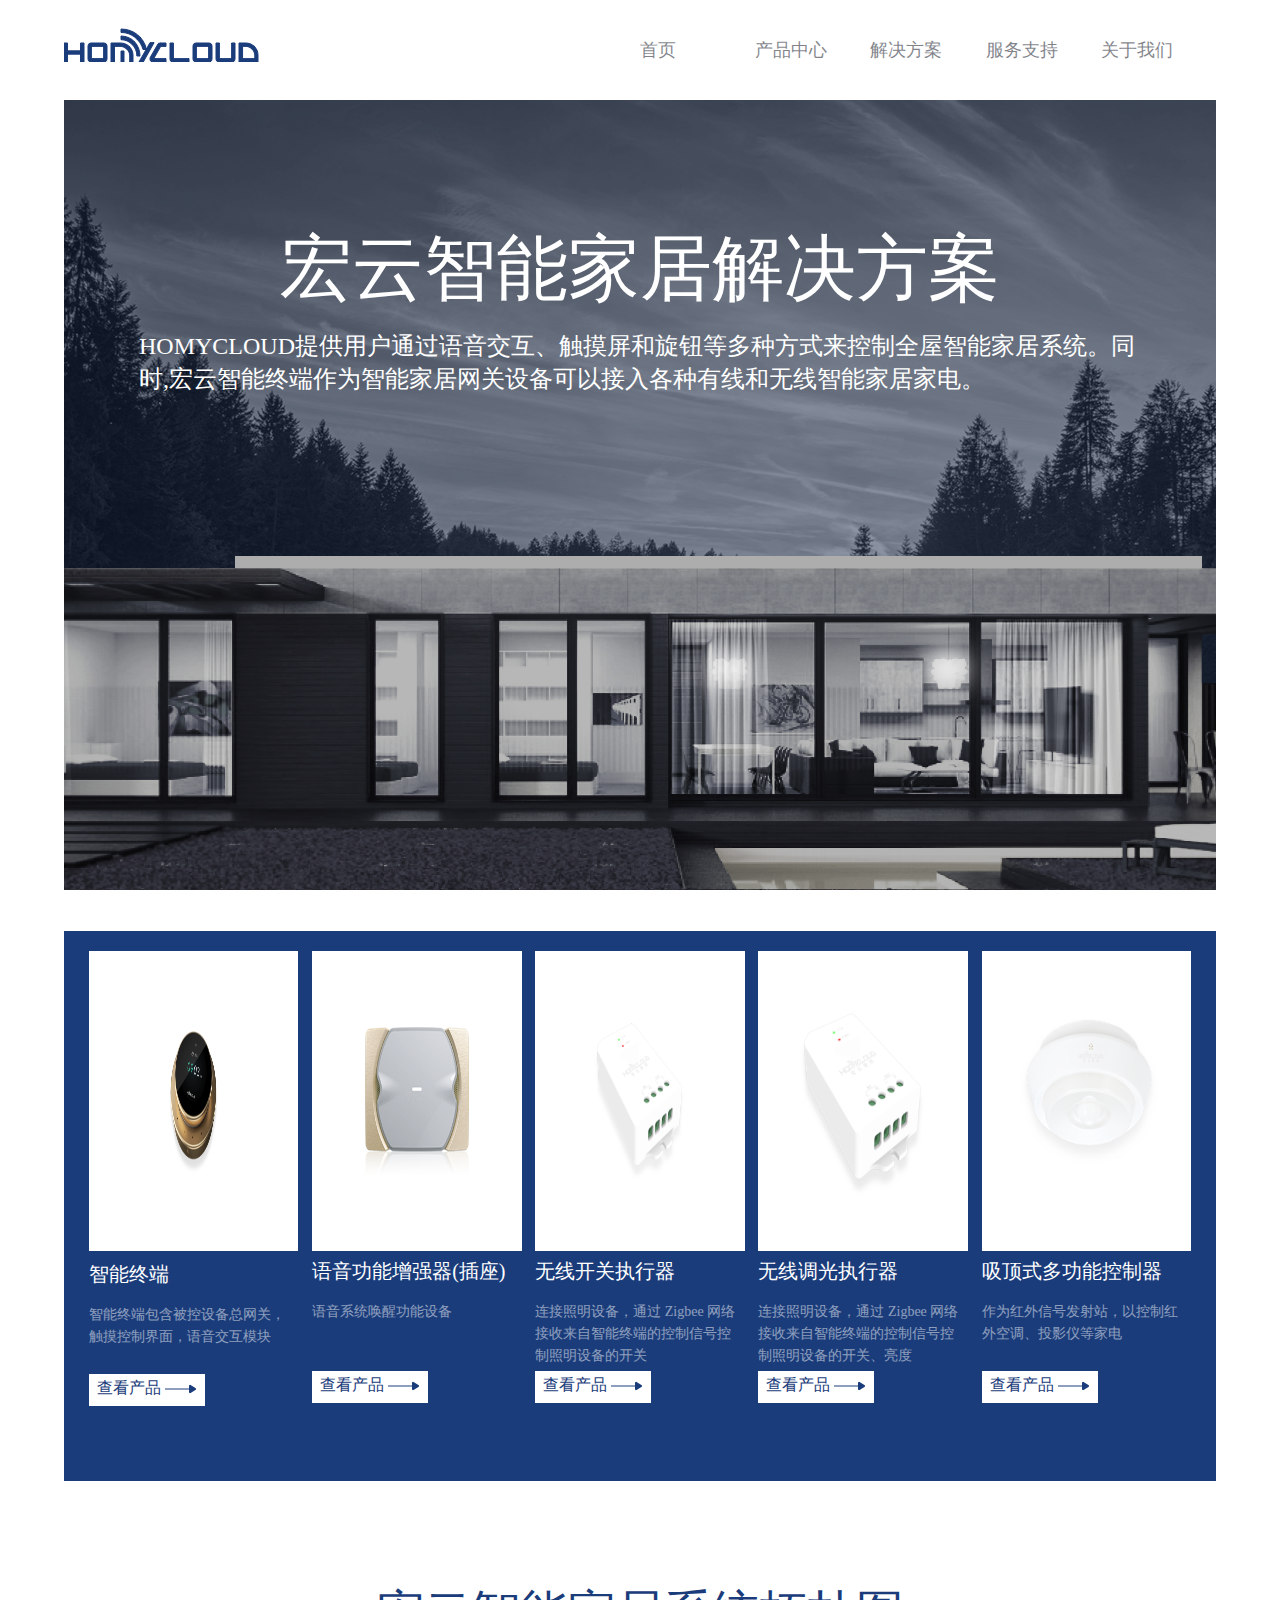
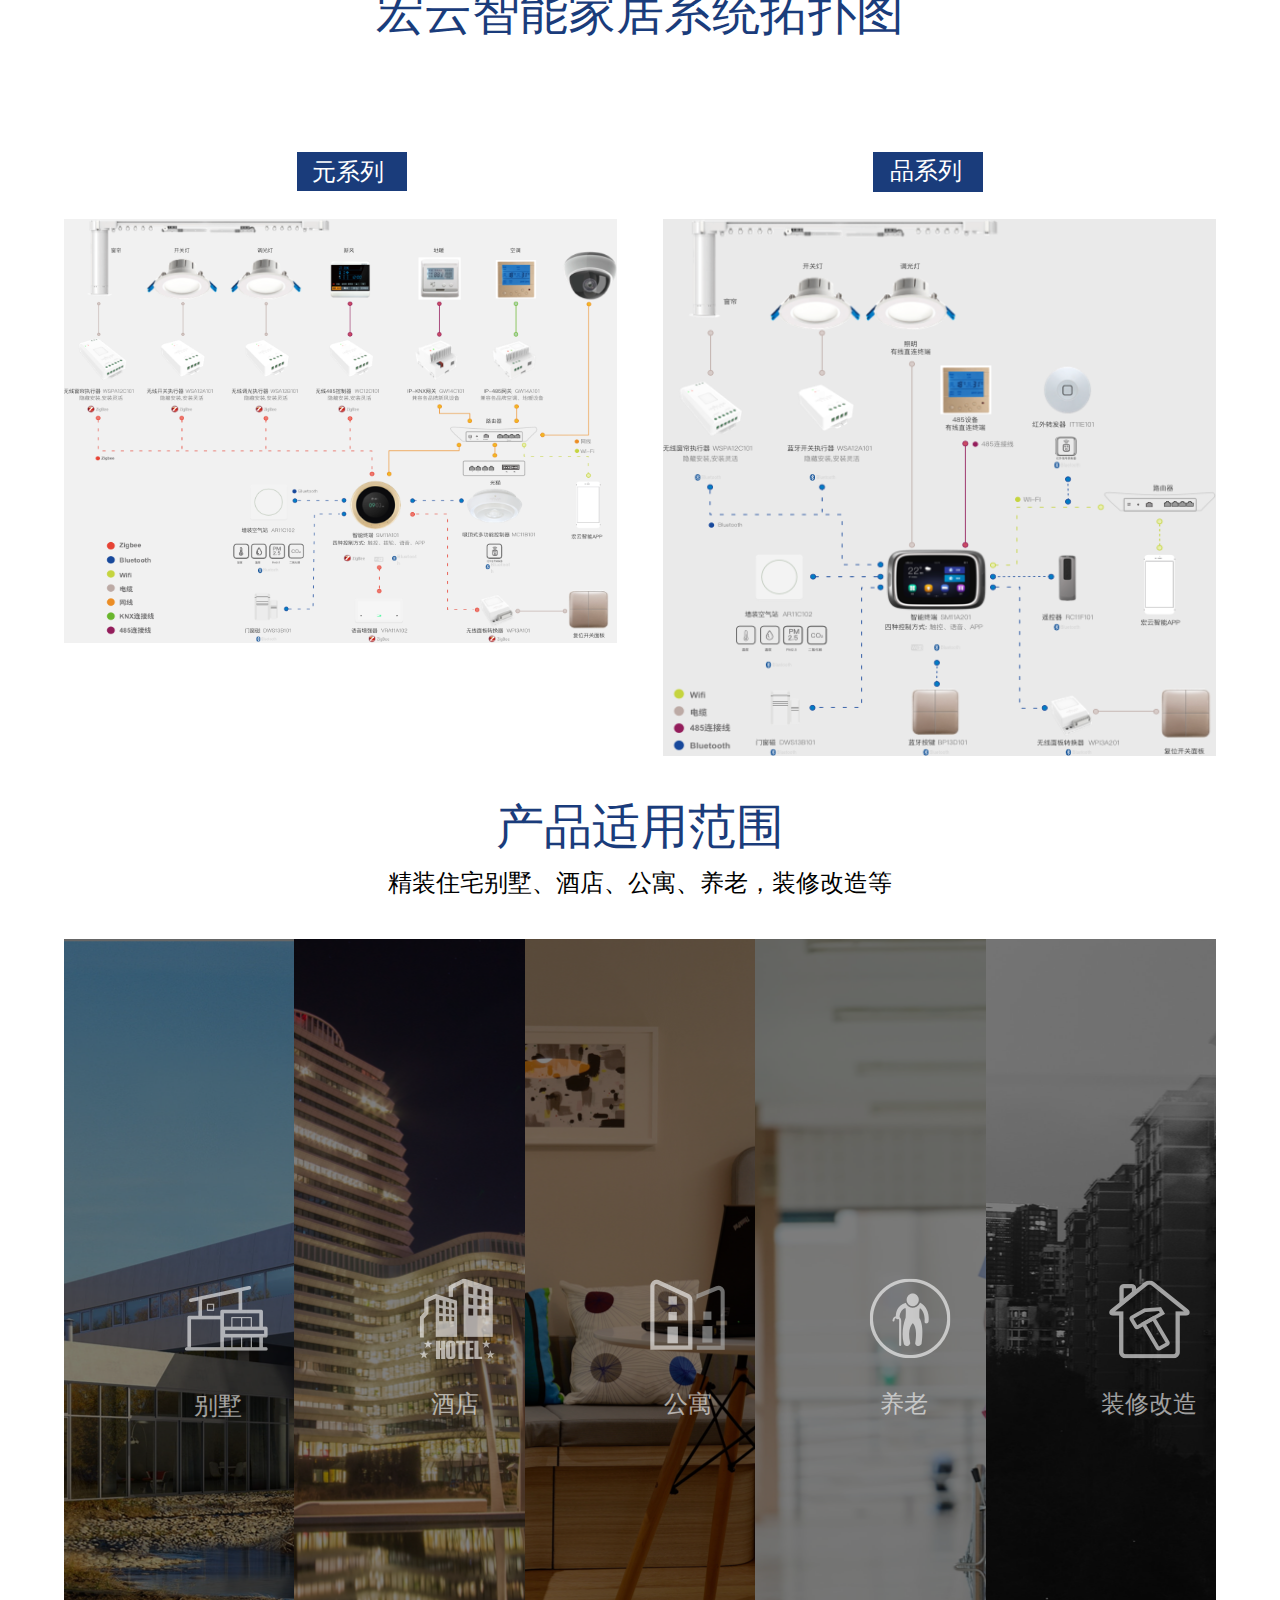
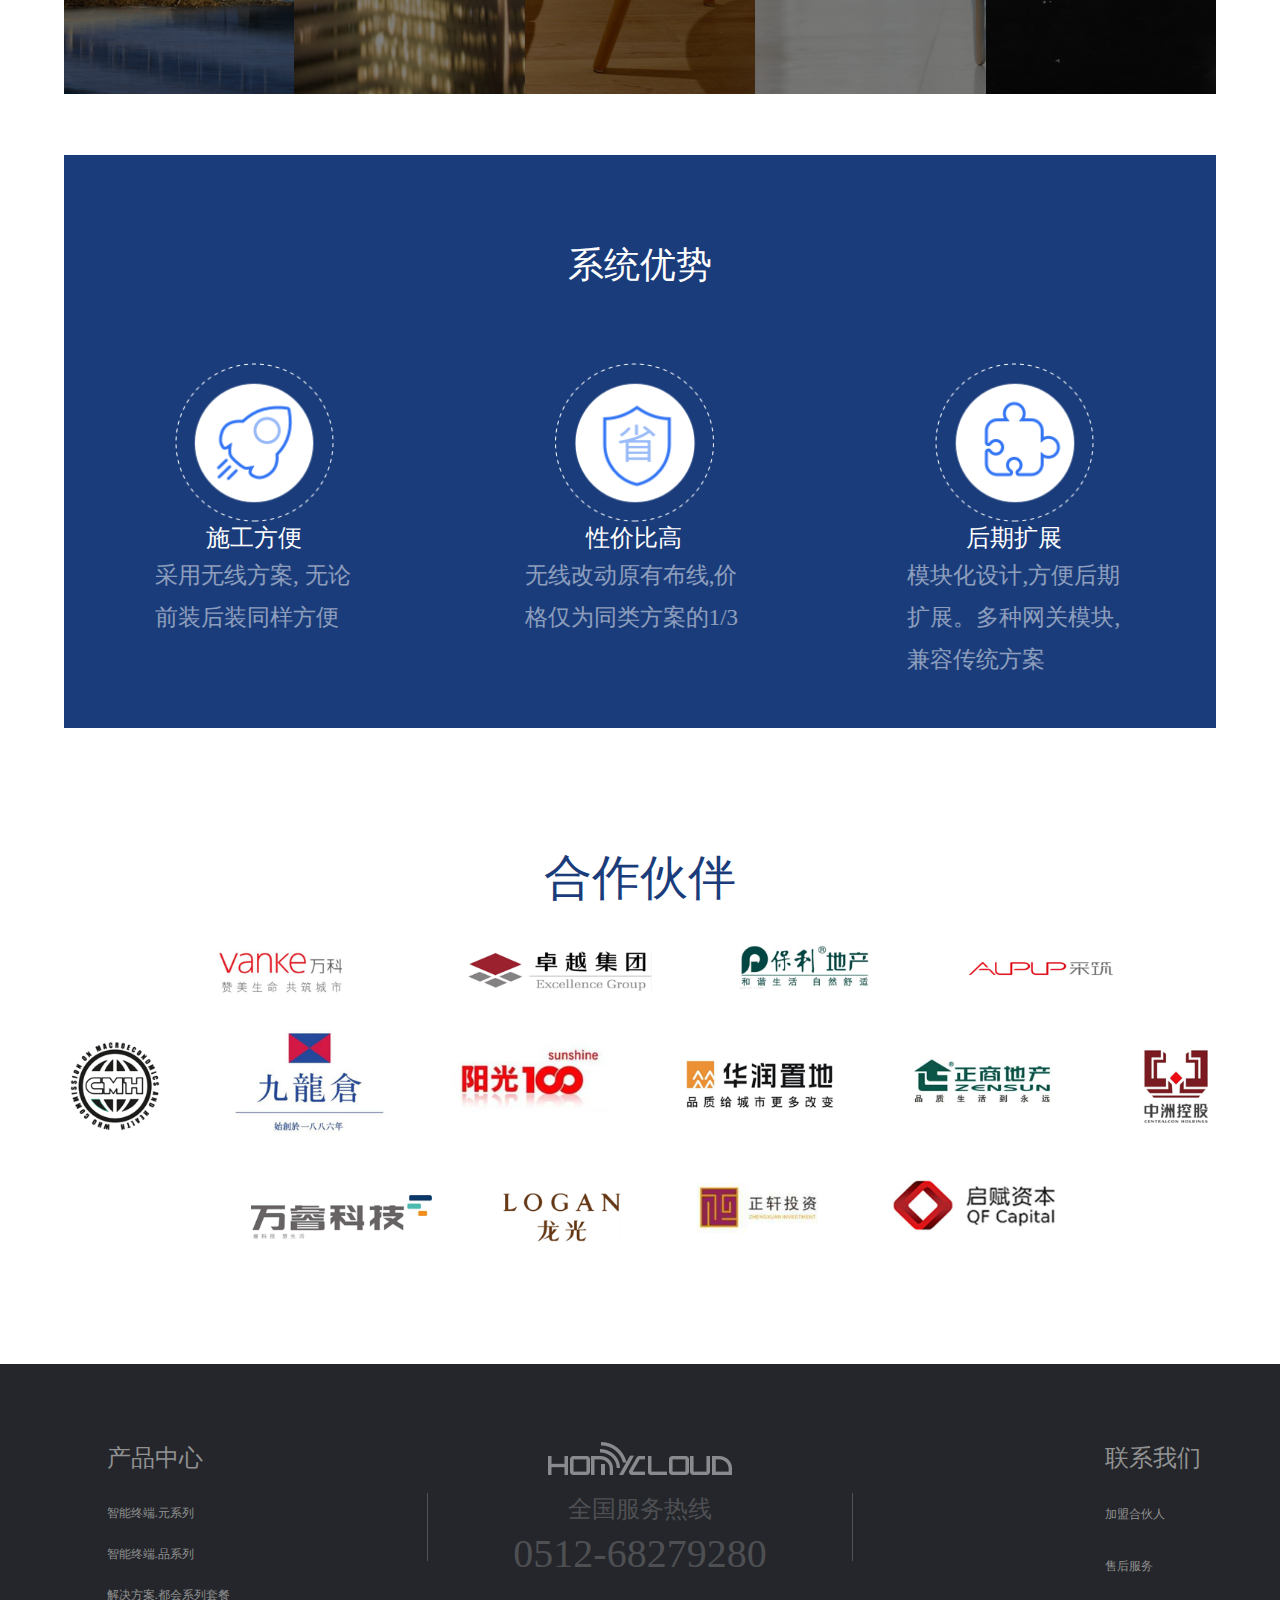
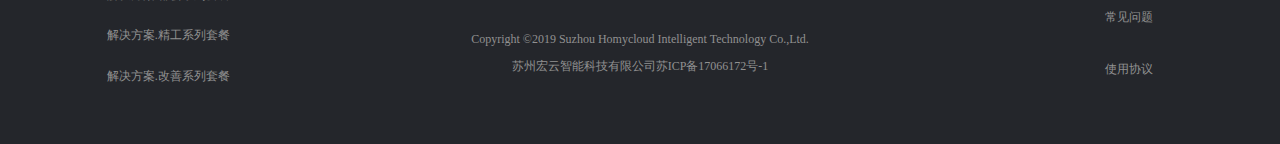
<file: index.html>
<!DOCTYPE html>
<html lang="en">
<head>
	<meta charset="UTF-8">
	<meta name="viewport" content="width=device-width, initial-scale=1.0">
	<meta name="description" content="欢迎来到宏云官网">
	<link rel="stylesheet" href="css/bootstrap.css">
	<link rel="stylesheet" href="css/common.css">
	<link rel="stylesheet" href="css/index.css">
	<title>宏云官网</title>
</head>
<body>
	<header>
		<nav id="navbar">
			<div class="header-logo">
				<img src="images/logo.png" alt="logo">
			</div>
			<div class="container">
				<ul class="clearfix">
					<li >
						<a class="current" href="index.html">首页</a>
					</li>
					<li class="father">
						<a href="intelligentTerminal.html">产品中心</a>
						<div class="banner-product">
							<div class="banner-product-right">
								<div class="banner-product-item1">
									<a href="#"><span>终端元系列</span></a>
								</div>
								<div class="banner-product-item2">
									<a href="#"><span>终端品系列</span></a>
								</div>
								<div class="banner-product-item3">
									<a href="#"><span>执行器</span></a>
								</div>
								<div class="banner-product-item4">
									<a href="#"><span>网关</span></a>
								</div>
								<div class="banner-product-item5">
									<a href="#"><span>附件</span></a>
								</div>
							</div>
						</div>
					</li>
					<li class="father">
						<a href="solution.html">解决方案</a>
						<div class="banner-product">
						<div class="banner-product-right">
							<div class="banner-product-item1">
								<a href="#"><span>都会系列套餐</span></a>
							</div>
							<div class="banner-product-item2">
								<a href="#"><span>精工系列套餐</span></a>
							</div>
							<div class="banner-product-item3">
								<a href="#"><span>改善系列套餐</span></a>
							</div>
						</div>
					</div>
					</li>
					<li><a href="support.html">服务支持</a></li>
					<li><a href="aboutUs.html">关于我们</a></li>
				</ul>
			</div>
		</nav>
	</header>
	<div class="main-content">
		<div class="banner">
			<div class="banner-names">
				<span>宏云智能家居解决方案</span>
			</div>
			<div class="banner-content">
				<p>HOMYCLOUD提供用户通过语音交互、触摸屏和旋钮等多种方式来控制全屋智能家居系统。同时,宏云智能终端作为智能家居网关设备可以接入各种有线和无线智能家居家电。</p>
			</div>
		</div>
		<div class="products-lists">
			<div class="products">
				<div>
					<div style="padding: 80px">
						<img src="images/product_01.png" alt="01" width="100%" height="143px">
					</div>
					<div>
						<div class="products-names">
							<p>智能终端</p>
						</div>
						<div class="products-introduce">
							<p>智能终端包含被控设备总网关，触摸控制界面，语音交互模块</p>
						</div>
						<a href="./1.html">
							<div class="ic-next">
								<span>查看产品</span>
								<img src="./images/ic_next.png" alt="右箭头">
							</div>
						</a>
					</div>
				</div>
				<div>
					<div style="padding: 76px 53px 75px 53px;">
						<img src="images/product_02.png" alt="02" width="100%" height="149px">
					</div>
					<div>
						<div class="products-names">
							<p>语音功能增强器(插座)</p>
						</div>
						<div class="products-introduce">
							<p>语音系统唤醒功能设备</p>
						</div>
						<a href="./1.html">
							<div class="ic-next">
								<span>查看产品</span>
								<img src="./images/ic_next.png" alt="右箭头">
							</div>
						</a>
					</div>
				</div>
				<div>
					<div style="padding: 72px 59.5px 71.4px 59px;">
						<img src="images/product_03.png" alt="03" width="100%" height="156.6px"> 
					</div>
					<div>
						<div class="products-names">
							<p>无线开关执行器</p>
						</div>
						<div class="products-introduce">
							<p>连接照明设备，通过 Zigbee 网络接收来自智能终端的控制信号控制照明设备的开关</p>
						</div>
						<a href="./1.html">
							<div class="ic-next">
								<span>查看产品</span>
								<img src="./images/ic_next.png" alt="右箭头">
							</div>
						</a>
					</div>
				</div>
				<div>
					<div style="padding: 62px 43px 55px 42px;">
						<img src="images/product_04.png" alt="04" width="100%" height="183px">
					</div>
					<div>
						<div class="products-names">
							<p>无线调光执行器</p>
						</div>
						<div class="products-introduce">
							<p>连接照明设备，通过 Zigbee 网络接收来自智能终端的控制信号控制照明设备的开关、亮度</p>
						</div>
						<a href="./1.html" style="margin-top: 34px;">
							<div class="ic-next">
								<span>查看产品</span>
								<img src="./images/ic_next.png" alt="右箭头">
							</div>
						</a>
					</div>
				</div>
				<div>
					<div style="padding: 67px 33px 86px 38px;">
						<img src="images/product_05.png" alt="05" width="100%" height="147px">
					</div>
					<div>
						<div class="products-names">
							<p>吸顶式多功能控制器</p>
						</div>
						<div class="products-introduce">
							<p>作为红外信号发射站，以控制红外空调、投影仪等家电</p>
						</div>
						<a href="./1.html">
							<div class="ic-next">
								<span>查看产品</span>
								<img src="./images/ic_next.png" alt="右箭头">
							</div>
						</a>
					</div>
				</div>
			</div>
		</div>
		<div class="topological-graph">
			<span>宏云智能家居系统拓扑图</span>
		</div>
		<div class="topological-graph-series">
			<div class="series-left">
				<div class="meta-series-name">
					<p>
						元系列
					</p>
				</div>
				<div class="meta-series-picture">
					<img src="./images/img_01.png" alt="元系列图片" width="100%">
				</div>
			</div>
			<div class="series-right">
				<div class="product-series-name">
					<p>
						品系列
					</p>
				</div>
				<div class="product-series-picture">
					<img src="./images/img_02.png" alt="品系列图片" width="100%" >
				</div>
			</div>
		</div>
		<div class="suit">
			<span>产品适用范围</span>
		</div>
		<div class="range">
			<span>精装住宅别墅、酒店、公寓、养老，装修改造等</span>
		</div>
		<div class="range-picture"> 
			<div class="office-building-villa-rendering-visualization">
				<div>
					<img src="./images/ic_villa_nor.png" alt="">
				</div>
				<span>别墅</span>
			</div>
			<div class="hotel">
				<div>
					<img src="./images/ic_hotel_nor.png" alt="">
				</div>
				<span>酒店</span>
			</div>
			<div class="hotel-guest-room">
				<div>
					<img src="./images/ic_apartment_nor.png" alt="">
				</div>
				<span>公寓</span>
			</div>
			<div class="asia-assistance-carer-caretaker">
				<div>
					<img src="./images/ic_aged_nor.png" alt="">
				</div>
				<span>养老</span>
			</div>
			<div class="buildings-houses-apartments">
				<div>
					<img src="./images/ic_transform_nor.png" alt="">
				</div>
				<span>装修改造</span>
			</div>
		</div>
		<div class="advantage">
			<div class="advange-title">
				<h1>系统优势</h1>
			</div>
			<div class="specific-advantages clearfix">
				<div class="specific-advantages-item1 pull-left">
					<div class="specific-advantages-item1-picture">
						<img src="./images/ic_advantage01.png" alt="" width="159px" height="159px">
					</div>
					<div class="specific-advantages-item1-name">
						<span>施工方便</span>
					</div>
					<div class="specific-advantages-item1-info">
						<span>采用无线方案, 无论前装后装同样方便</span>
					</div>
				</div>
				<div class="specific-advantages-item2 pull-left">
					<div class="specific-advantages-item2-picture">
						<img src="./images/ic_advantage02.png" alt="" width="159px" height="159px">
					</div>
					<div class="specific-advantages-item2-name">
						<span>性价比高</span>
					</div>
					<div class="specific-advantages-item2-info">
						<span>无线改动原有布线,价格仅为同类方案的1/3</span>
					</div>
				</div>
				<div class="specific-advantages-item3 pull-left">
					<div class="specific-advantages-item3-picture">
						<img src="./images/ic_advantage03.png" alt="" width="159px" height="159px">
					</div>
					<div class="specific-advantages-item3-name">
						<span>后期扩展</span>
					</div>
					<div class="specific-advantages-item3-info">
						<span>模块化设计,方便后期扩展。多种网关模块,兼容传统方案</span>
					</div>
				</div>
			</div>
		</div>
		<div class="partner">
			<span>
				合作伙伴
			</span>
		</div>
		<div class="partner-picture">
			<img src="./images/img_partners.png" alt="" width="100%">
		</div>
	</div>
	<footer id="main-footer">
		<div class="product-center">
			<div>
				<div class="product-center-name">
					<span>产品中心</span>
				</div>
				<div class="product-center-list1">
					<span>智能终端.元系列</span>
				</div>
				<div class="product-center-list2">
					<span>智能终端.品系列</span>
				</div>
				<div class="product-center-list3">
					<span>解决方案.都会系列套餐</span>
				</div>
				<div class="product-center-list4">
					<span>解决方案.精工系列套餐</span>
				</div>
				<div class="product-center-list5">
					<span>解决方案.改善系列套餐</span>
				</div>
			</div>
		</div>
		<div class="hotline">
			<div class="hotline-logo">
				<img src="./images/logo1.png" alt="" width="184px" height="33px">
			</div>
			<div class="hotline-border">
				<div class="hotline-name">
					<span>全国服务热线</span>
				</div>
				<div class="hotline-telephone">
					<span>0512-68279280</span>
				</div>
			</div>
			<div class="company-information">
				<p>Copyright &copy;2019 Suzhou Homycloud Intelligent Technology Co.,Ltd.</p>
				<p>苏州宏云智能科技有限公司苏ICP备17066172号-1</p>
			</div> 
		</div>
		<div class="contact-us">
			<div>
				<div class="contact-us-name">
					<span>联系我们</span>
				</div>
				<div class="contact-us-name-item1">
					<span>加盟合伙人</span>
				</div>
				<div class="contact-us-name-item2">
					<span>售后服务</span>
				</div>
				<div class="contact-us-name-item3">
					<span>常见问题</span>
				</div>
				<div class="contact-us-name-item4">
					<span>使用协议</span>
				</div>
			</div>
		</div>
	</footer>
</body>
</html>
</file>
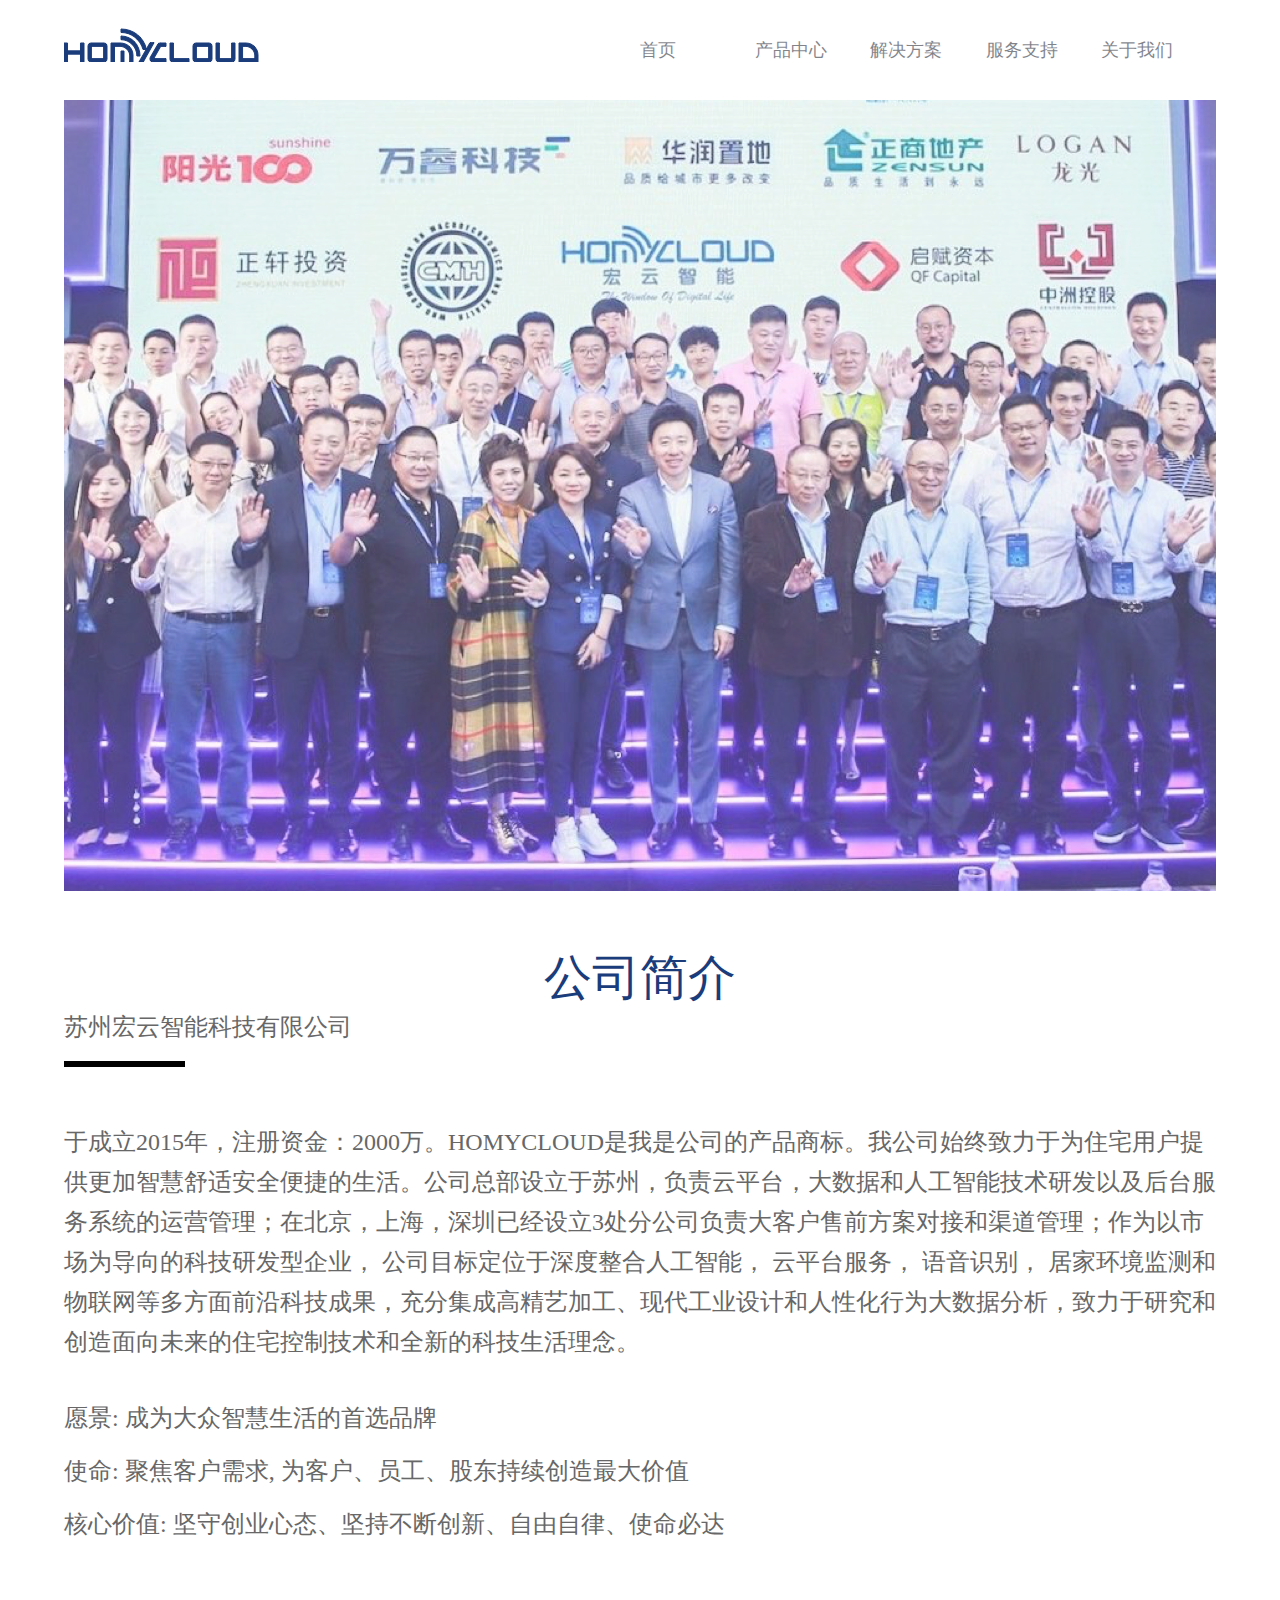
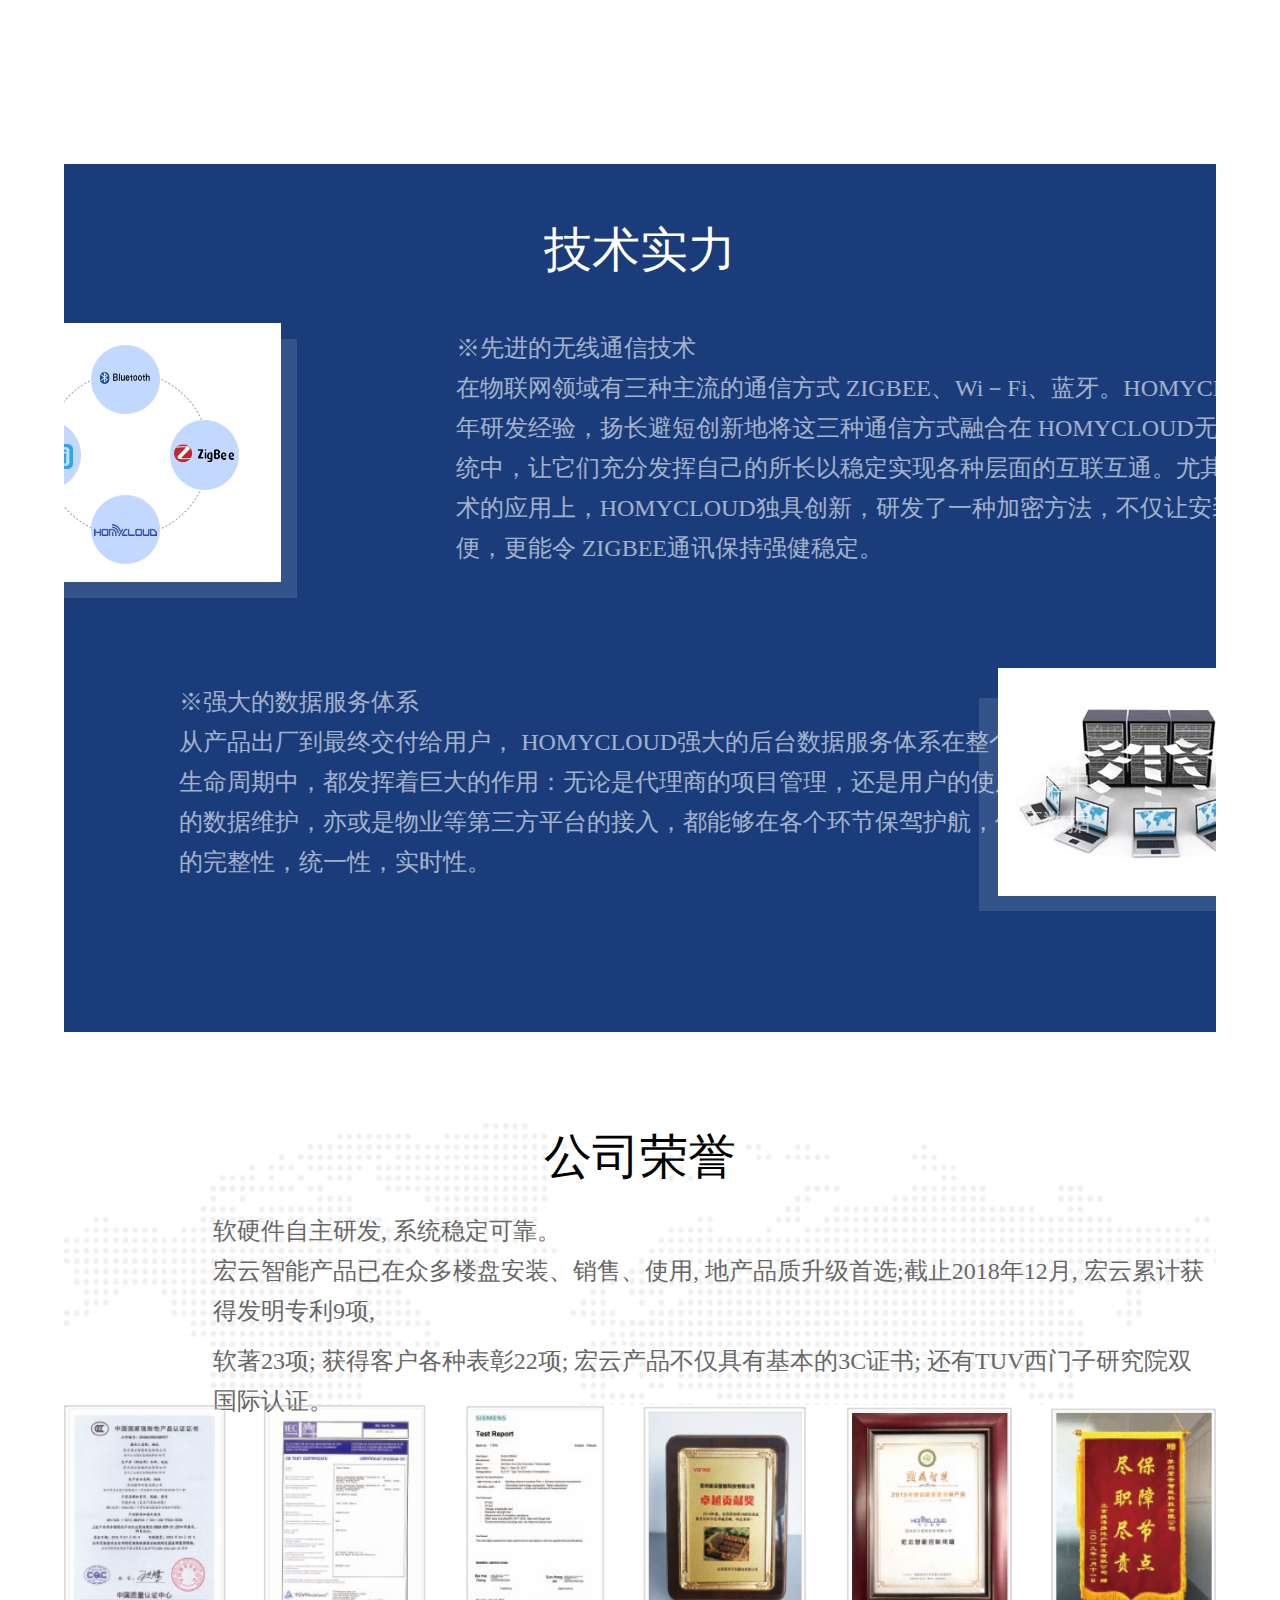
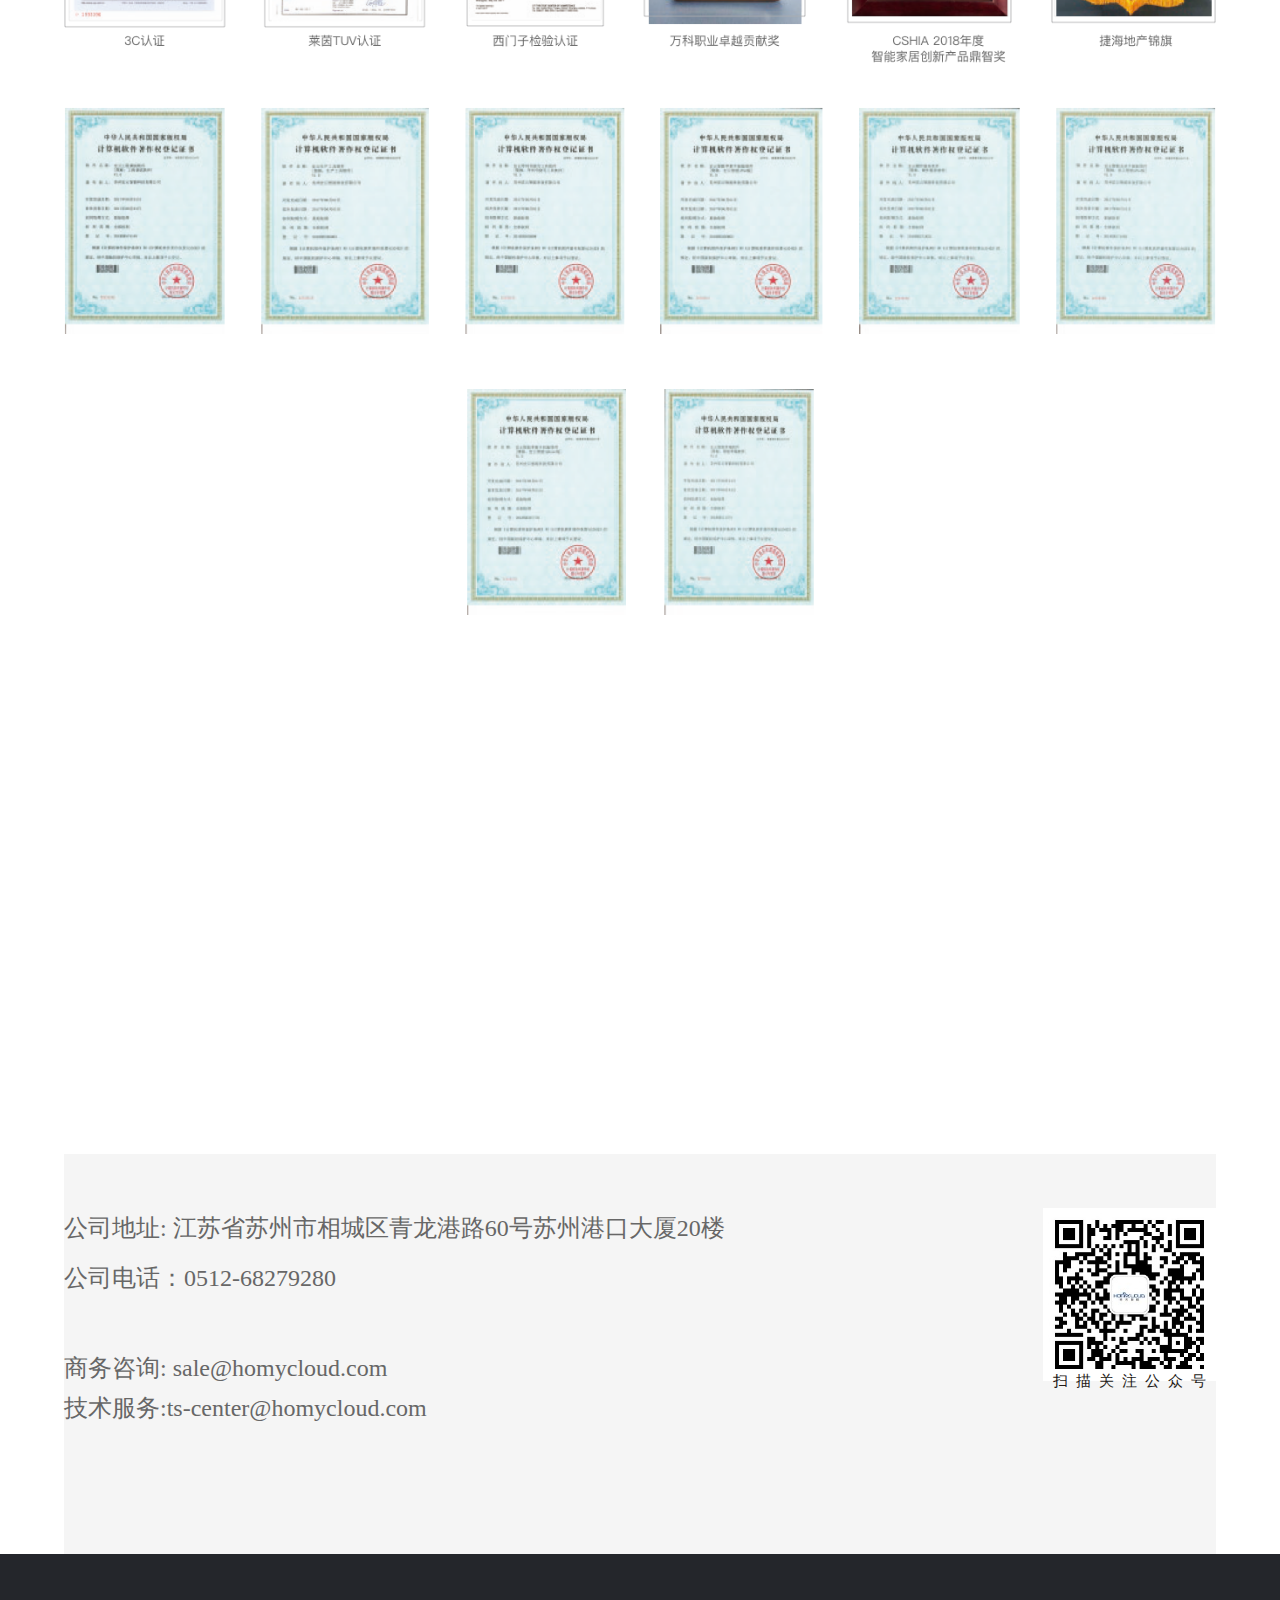
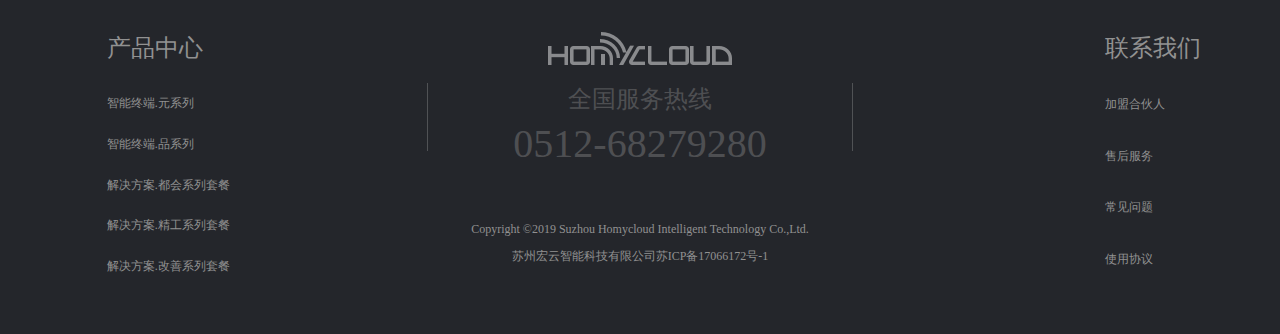
<file: aboutUs.html>
<!DOCTYPE html>
<html lang="en">
<head>
	<meta charset="UTF-8">
	<meta name="viewport" content="width=device-width, initial-scale=1.0">
	<meta name="description" content="欢迎来到宏云官网">
	<link rel="stylesheet" href="css/bootstrap.css">
	<link rel="stylesheet" href="css/common.css">
	<link rel="stylesheet" href="css/aboutUs.css">
	<title>宏云官网</title>
</head>
<body>
	<header>
		<nav id="navbar">
			<div class="header-logo">
				<img src="images/logo.png" alt="logo">
			</div>
			<div class="container">
				<ul class="clearfix">
					<li >
						<a class="current" href="index.html">首页</a>
					</li>
					<li class="father">
						<a href="intelligentTerminal.html">产品中心</a>
						<div class="banner-product">
							<div class="banner-product-right">
								<div class="banner-product-item1">
									<a href="#"><span>终端元系列</span></a>
								</div>
								<div class="banner-product-item2">
									<a href="#"><span>终端品系列</span></a>
								</div>
								<div class="banner-product-item3">
									<a href="#"><span>执行器</span></a>
								</div>
								<div class="banner-product-item4">
									<a href="#"><span>网关</span></a>
								</div>
								<div class="banner-product-item5">
									<a href="#"><span>附件</span></a>
								</div>
							</div>
						</div>
					</li>
					<li class="father">
						<a href="solution.html">解决方案</a>
						<div class="banner-product">
						<div class="banner-product-right">
							<div class="banner-product-item1">
								<a href="#"><span>都会系列套餐</span></a>
							</div>
							<div class="banner-product-item2">
								<a href="#"><span>精工系列套餐</span></a>
							</div>
							<div class="banner-product-item3">
								<a href="#"><span>改善系列套餐</span></a>
							</div>
						</div>
					</div>
					</li>
					<li><a href="support.html">服务支持</a></li>
					<li><a href="aboutUs.html">关于我们</a></li>
				</ul>
			</div>
		</nav>
	</header>
	<div class="main-content">
		<div class="banner"></div>
		<div class="brief-introduction">
			<span>公司简介</span>
		</div>
		<div class="company-name">
			<span>苏州宏云智能科技有限公司</span>
		</div>
		<div class="underline"></div>
		<div class="company-history">
			<span>于成立2015年，注册资金：2000万。HOMYCLOUD是我是公司的产品商标。我公司始终致力于为住宅用户提供更加智慧舒适安全便捷的生活。公司总部设立于苏州，负责云平台，大数据和人工智能技术研发以及后台服务系统的运营管理；在北京，上海，深圳已经设立3处分公司负责大客户售前方案对接和渠道管理；作为以市场为导向的科技研发型企业， 公司目标定位于深度整合人工智能， 云平台服务， 语音识别， 居家环境监测和物联网等多方面前沿科技成果，充分集成高精艺加工、现代工业设计和人性化行为大数据分析，致力于研究和创造面向未来的住宅控制技术和全新的科技生活理念。</span>
		</div>
		<div class="company-vision">
			<span>愿景:  成为大众智慧生活的首选品牌</span>
		</div>
		<div class="company-mission">
			<span>使命:  聚焦客户需求, 为客户、员工、股东持续创造最大价值</span>
		</div>
		<div class="company-core-values">
			<span>核心价值:  坚守创业心态、坚持不断创新、自由自律、使命必达</span>
		</div>
		<div class="technical-strength">
			<div class="technical-strength-name">
				<span>技术实力</span>
			</div>
			<div class="technical-strength-item1">
				<span>※先进的无线通信技术</span>
				<p>在物联网领域有三种主流的通信方式 ZIGBEE、Wi－Fi、蓝牙。HOMYCLOUD结合多年研发经验，扬长避短创新地将这三种通信方式融合在 HOMYCLOUD无线智能家居系统中，让它们充分发挥自己的所长以稳定实现各种层面的互联互通。尤其在 ZIGBEE技术的应用上，HOMYCLOUD独具创新，研发了一种加密方法，不仅让安装部署更加方便，更能令 ZIGBEE通讯保持强健稳定。</p>
			</div>
			<div class="technical-strength-item2">
				<span>※强大的数据服务体系</span>
				<p>从产品出厂到最终交付给用户， HOMYCLOUD强大的后台数据服务体系在整个产品的生命周期中，都发挥着巨大的作用：无论是代理商的项目管理，还是用户的使用过程中的数据维护，亦或是物业等第三方平台的接入，都能够在各个环节保驾护航，保证数据的完整性，统一性，实时性。</p>
			</div>
		</div>
		<div class="company-honor">
			<div style="background-image: url(./images/img_company_profile.png);">
				<div class="company-honor-name">
					<span>公司荣誉</span>
				</div>
				<div class="company-honor-info">
					<span>软硬件自主研发, 系统稳定可靠。</span>
					<p>宏云智能产品已在众多楼盘安装、销售、使用, 地产品质升级首选;截止2018年12月, 宏云累计获得发明专利9项,</p>
					<p>软著23项; 获得客户各种表彰22项; 宏云产品不仅具有基本的3C证书; 还有TUV西门子研究院双国际认证。</p>
				</div>
			</div>
			<div class="company-honor-picture">
				<img src="./images/img_enterprise_honor.png" alt="" width="100%">
			</div>
			<div class="company-address">
				<div class="company-address-detail">
					<div class="code">
						<img src="./images/code.jpg" alt="" width="173px" >
						<div class="code-word">
							<span>扫描关注公众号</span>
						</div>
					</div>
					<p>公司地址: 江苏省苏州市相城区青龙港路60号苏州港口大厦20楼</p>
					<p>公司电话：0512-68279280</p>
					<div class="company-address-detail-format">
						<span>商务咨询: sale@homycloud.com</span>
					</div>
					<p>技术服务:ts-center@homycloud.com</p>
				</div>
			</div>
		</div>
	</div>
	<footer id="main-footer">
		<div class="product-center">
			<div>
				<div class="product-center-name">
					<span>产品中心</span>
				</div>
				<div class="product-center-list1">
					<span>智能终端.元系列</span>
				</div>
				<div class="product-center-list2">
					<span>智能终端.品系列</span>
				</div>
				<div class="product-center-list3">
					<span>解决方案.都会系列套餐</span>
				</div>
				<div class="product-center-list4">
					<span>解决方案.精工系列套餐</span>
				</div>
				<div class="product-center-list5">
					<span>解决方案.改善系列套餐</span>
				</div>
			</div>
		</div>
		<div class="hotline">
			<div class="hotline-logo">
				<img src="./images/logo1.png" alt="" width="184px" height="33px">
			</div>
			<div class="hotline-border">
				<div class="hotline-name">
					<span>全国服务热线</span>
				</div>
				<div class="hotline-telephone">
					<span>0512-68279280</span>
				</div>
			</div>
			<div class="company-information">
				<p>Copyright &copy;2019 Suzhou Homycloud Intelligent Technology Co.,Ltd.</p>
				<p>苏州宏云智能科技有限公司苏ICP备17066172号-1</p>
			</div> 
		</div>
		<div class="contact-us">
			<div>
				<div class="contact-us-name">
					<span>联系我们</span>
				</div>
				<div class="contact-us-name-item1">
					<span>加盟合伙人</span>
				</div>
				<div class="contact-us-name-item2">
					<span>售后服务</span>
				</div>
				<div class="contact-us-name-item3">
					<span>常见问题</span>
				</div>
				<div class="contact-us-name-item4">
					<span>使用协议</span>
				</div>
			</div>
		</div>
	</footer>
</body>
</html>
</file>
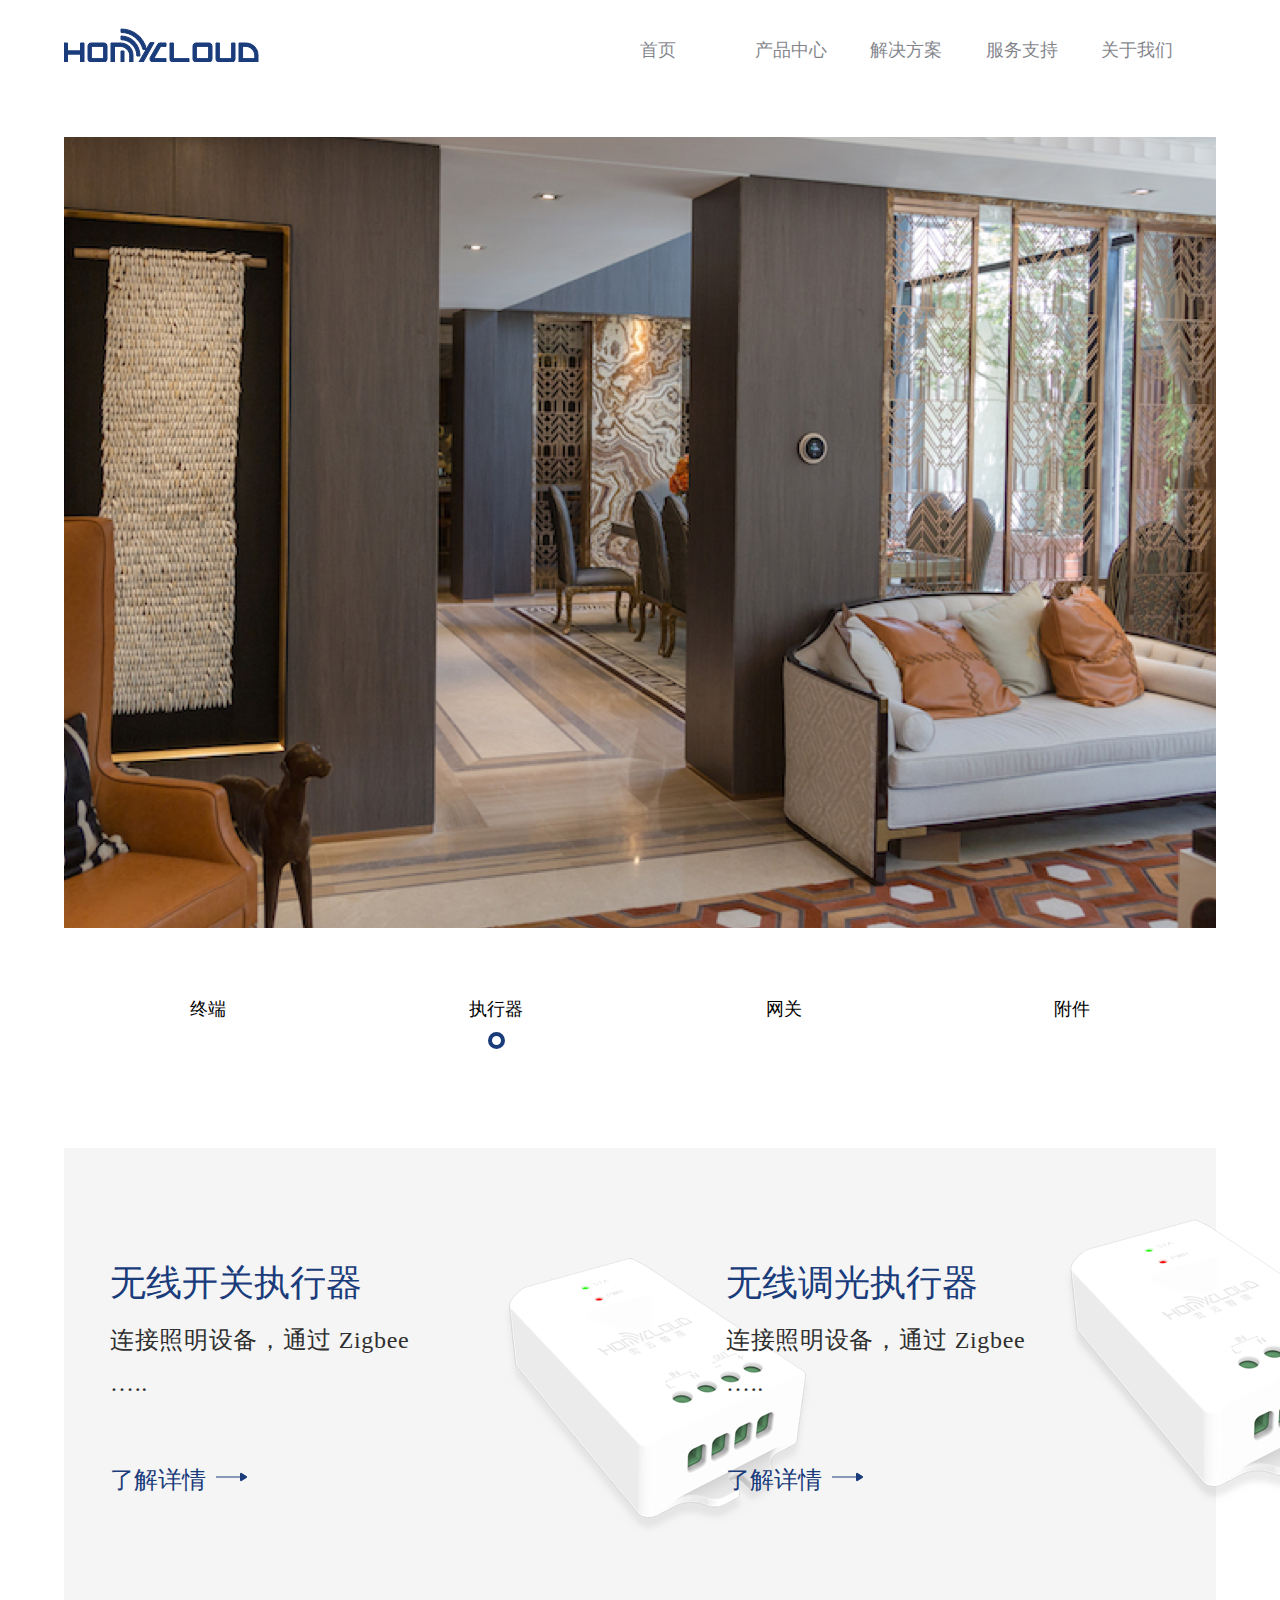
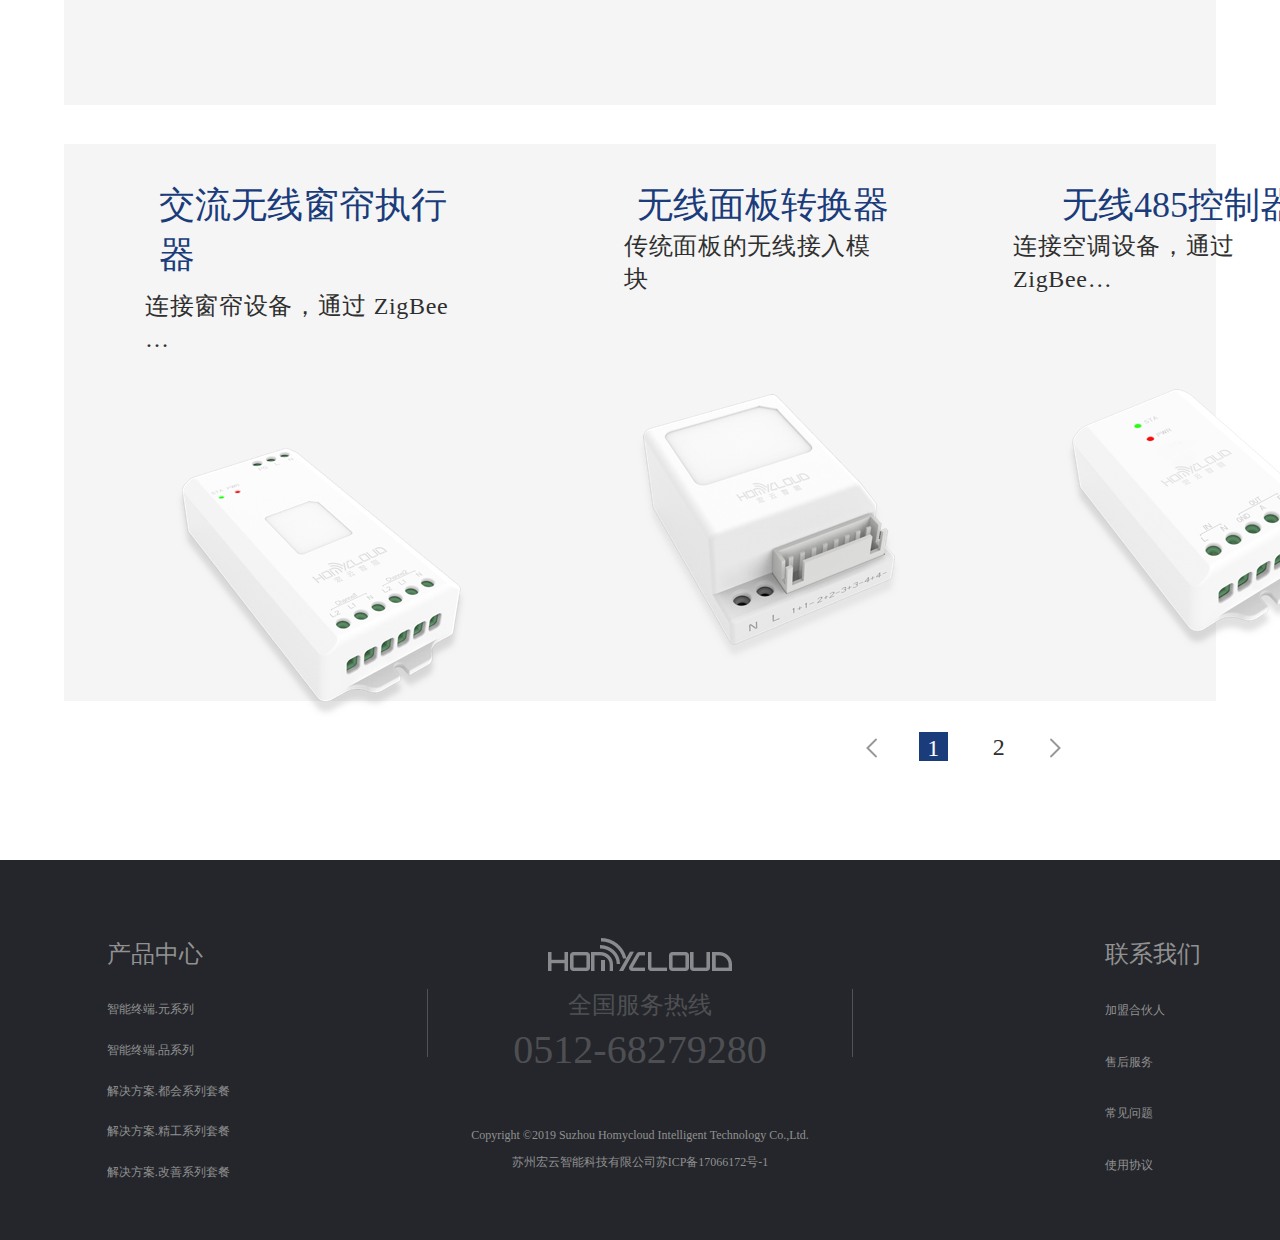
<file: actuator.html>
<!DOCTYPE html>
<html lang="en">
<head>
	<meta charset="UTF-8">
	<meta name="viewport" content="width=device-width, initial-scale=1.0">
	<meta name="description" content="欢迎来到宏云官网">
	<link rel="stylesheet" href="css/bootstrap.css">
	<link rel="stylesheet" href="css/common.css">
	<link rel="stylesheet" href="css/actuator.css">
	<title>宏云官网</title>
</head>
<body>
	<header>
		<nav id="navbar">
			<div class="header-logo">
				<img src="images/logo.png" alt="logo">
			</div>
			<div class="container">
				<ul class="clearfix">
					<li >
						<a class="current" href="index.html">首页</a>
					</li>
					<li class="father">
						<a href="intelligentTerminal.html">产品中心</a>
						<div class="banner-product">
							<div class="banner-product-right">
								<div class="banner-product-item1">
									<a href="#"><span>终端元系列</span></a>
								</div>
								<div class="banner-product-item2">
									<a href="#"><span>终端品系列</span></a>
								</div>
								<div class="banner-product-item3">
									<a href="#"><span>执行器</span></a>
								</div>
								<div class="banner-product-item4">
									<a href="#"><span>网关</span></a>
								</div>
								<div class="banner-product-item5">
									<a href="#"><span>附件</span></a>
								</div>
							</div>
						</div>
					</li>
					<li class="father">
						<a href="solution.html">解决方案</a>
						<div class="banner-product">
						<div class="banner-product-right">
							<div class="banner-product-item1">
								<a href="#"><span>都会系列套餐</span></a>
							</div>
							<div class="banner-product-item2">
								<a href="#"><span>精工系列套餐</span></a>
							</div>
							<div class="banner-product-item3">
								<a href="#"><span>改善系列套餐</span></a>
							</div>
						</div>
					</div>
					</li>
					<li><a href="support.html">服务支持</a></li>
					<li><a href="aboutUs.html">关于我们</a></li>
				</ul>
			</div>
		</nav>
	</header>
	<div class="main-content">
		<div class="banner-product1"></div>
		<div class="product-list">
			<div class="product-list-terminal-item1">
				<a href="./intelligentTerminal.html">
					<div class="product-list-terminal-item1-words">
						<p>终端</p>
					</div>
				</a>
			</div>
			<div class="product-list-terminal-item2">
				<a href="./sss.html">
					<div class="product-list-terminal-item2-words">
						<p>执行器</p>
					</div>
				</a>
				<div class="product-list-terminal-item2-ring"></div>
			</div>
			<div class="product-list-terminal-item3">
				<div class="product-list-terminal-item3-words">
					<p>网关</p>
				</div>
			</div>
			<div  class="product-list-terminal-item4">
				<div class="product-list-terminal-item4-words">
					<p>附件</p>
				</div>
			</div> 
		</div>
		<div class="actuators-item1">
			<div class="actuators-item1-left">
				<div class="actuators-item1-left-list">
					<div class="actuators-item1-list-detail-left-words">
						<div class="actuators-item1-list-detail-left-words-title">
							<span>无线开关执行器</span>
						</div>
						<div class="actuators-item1-list-detail-left-words-content">
							<p>连接照明设备，通过 Zigbee</p>
							<p>….. </p>
						</div>
						<div class="actuators-item1-list-detail-left-words-detail">
							<span>了解详情</span>
							<div class="actuators-item1-list-detail-left-words-next">
								<img src="./images/ic_next.png" alt="">
							</div>
						</div>
					</div>
					<div class="actuators-item1-list-detail-left-picture">
						<img src="./images/product_center05.png" alt="">
					</div>
				</div>
			</div>
			<div class="actuators-item1-right">
				<div class="actuators-item1-right-list">
					<div class="actuators-item1-list-detail-right-words">
						<div class="actuators-item1-list-detail-right-words-title">
							<span>无线调光执行器</span>
						</div>
						<div class="actuators-item1-list-detail-right-words-content">
							<p>连接照明设备，通过 Zigbee</p>
							<p>….. </p>
						</div>
						<div class="actuators-item1-list-detail-right-words-detail">
							<span>了解详情</span>
							<div class="actuators-item1-list-detail-right-words-next">
								<img src="./images/ic_next.png" alt="">
							</div>
						</div>
					</div>
					<div class="actuators-item1-list-detail-right-picture">
						<img src="./images/product_center06.png" alt="">
					</div>
				</div>
			</div>
		</div>
		<div class="product-actuator-item2">
			<div class="product-actuator-item2-1">
				<div class="product-actuator-item2-1-title">
					<p>交流无线窗帘执行器</p>
				</div>
				<div class="product-actuator-item2-1-contect">
					<p>连接窗帘设备，通过 ZigBee …</p>
				</div>
				<div class="product-actuator-item2-1-picture">
					<img src="./images/product_center07.png" alt="">
				</div>
			</div>
			<div class="product-actuator-item2-2">
				<div class="product-actuator-item2-2-title">
					<span>无线面板转换器</span>
				</div>
				<div class="product-actuator-item2-2-contect">
					<p>传统面板的无线接入模块</p>
				</div>
				<div class="product-actuator-item2-2-picture">
					<img src="./images/product_center08.png" alt="">
				</div>
			</div>
			<div class="product-actuator-item2-3">
				<div class="product-actuator-item2-3-title">
					<span>无线485控制器</span>
				</div>
				<div class="product-actuator-item2-3-contect">
					<p>连接空调设备，通过 ZigBee… </p>
				</div>
				<div class="product-actuator-item2-3-picture">
					<img src="./images/product_center09.png" alt="">
				</div>
			</div>
		</div>
	</div>
	<div class="product-series-page-number">
		<div class="product-series-page-number-item1">
			<img src="./images/next_left.png" alt="">
		</div>
		<div class="product-series-page-number-item2">
			<p>1</p>
		</div>
		<div class="product-series-page-number-item3">
			<p>2</p>
		</div>
		<div class="product-series-page-number-item4">
			<img src="./images/next_right.png" alt="">
		</div>
	</div>
	<footer id="main-footer">
		<div class="product-center">
			<div>
				<div class="product-center-name">
					<span>产品中心</span>
				</div>
				<div class="product-center-list1">
					<span>智能终端.元系列</span>
				</div>
				<div class="product-center-list2">
					<span>智能终端.品系列</span>
				</div>
				<div class="product-center-list3">
					<span>解决方案.都会系列套餐</span>
				</div>
				<div class="product-center-list4">
					<span>解决方案.精工系列套餐</span>
				</div>
				<div class="product-center-list5">
					<span>解决方案.改善系列套餐</span>
				</div>
			</div>
		</div>
		<div class="hotline">
			<div class="hotline-logo">
				<img src="./images/logo1.png" alt="" width="184px" height="33px">
			</div>
			<div class="hotline-border">
				<div class="hotline-name">
					<span>全国服务热线</span>
				</div>
				<div class="hotline-telephone">
					<span>0512-68279280</span>
				</div>
			</div>
			<div class="company-information">
				<p>Copyright &copy;2019 Suzhou Homycloud Intelligent Technology Co.,Ltd.</p>
				<p>苏州宏云智能科技有限公司苏ICP备17066172号-1</p>
			</div> 
		</div>
		<div class="contact-us">
			<div>
				<div class="contact-us-name">
					<span>联系我们</span>
				</div>
				<div class="contact-us-name-item1">
					<span>加盟合伙人</span>
				</div>
				<div class="contact-us-name-item2">
					<span>售后服务</span>
				</div>
				<div class="contact-us-name-item3">
					<span>常见问题</span>
				</div>
				<div class="contact-us-name-item4">
					<span>使用协议</span>
				</div>
			</div>
		</div>
	</footer>
</body>
</html>
</file>
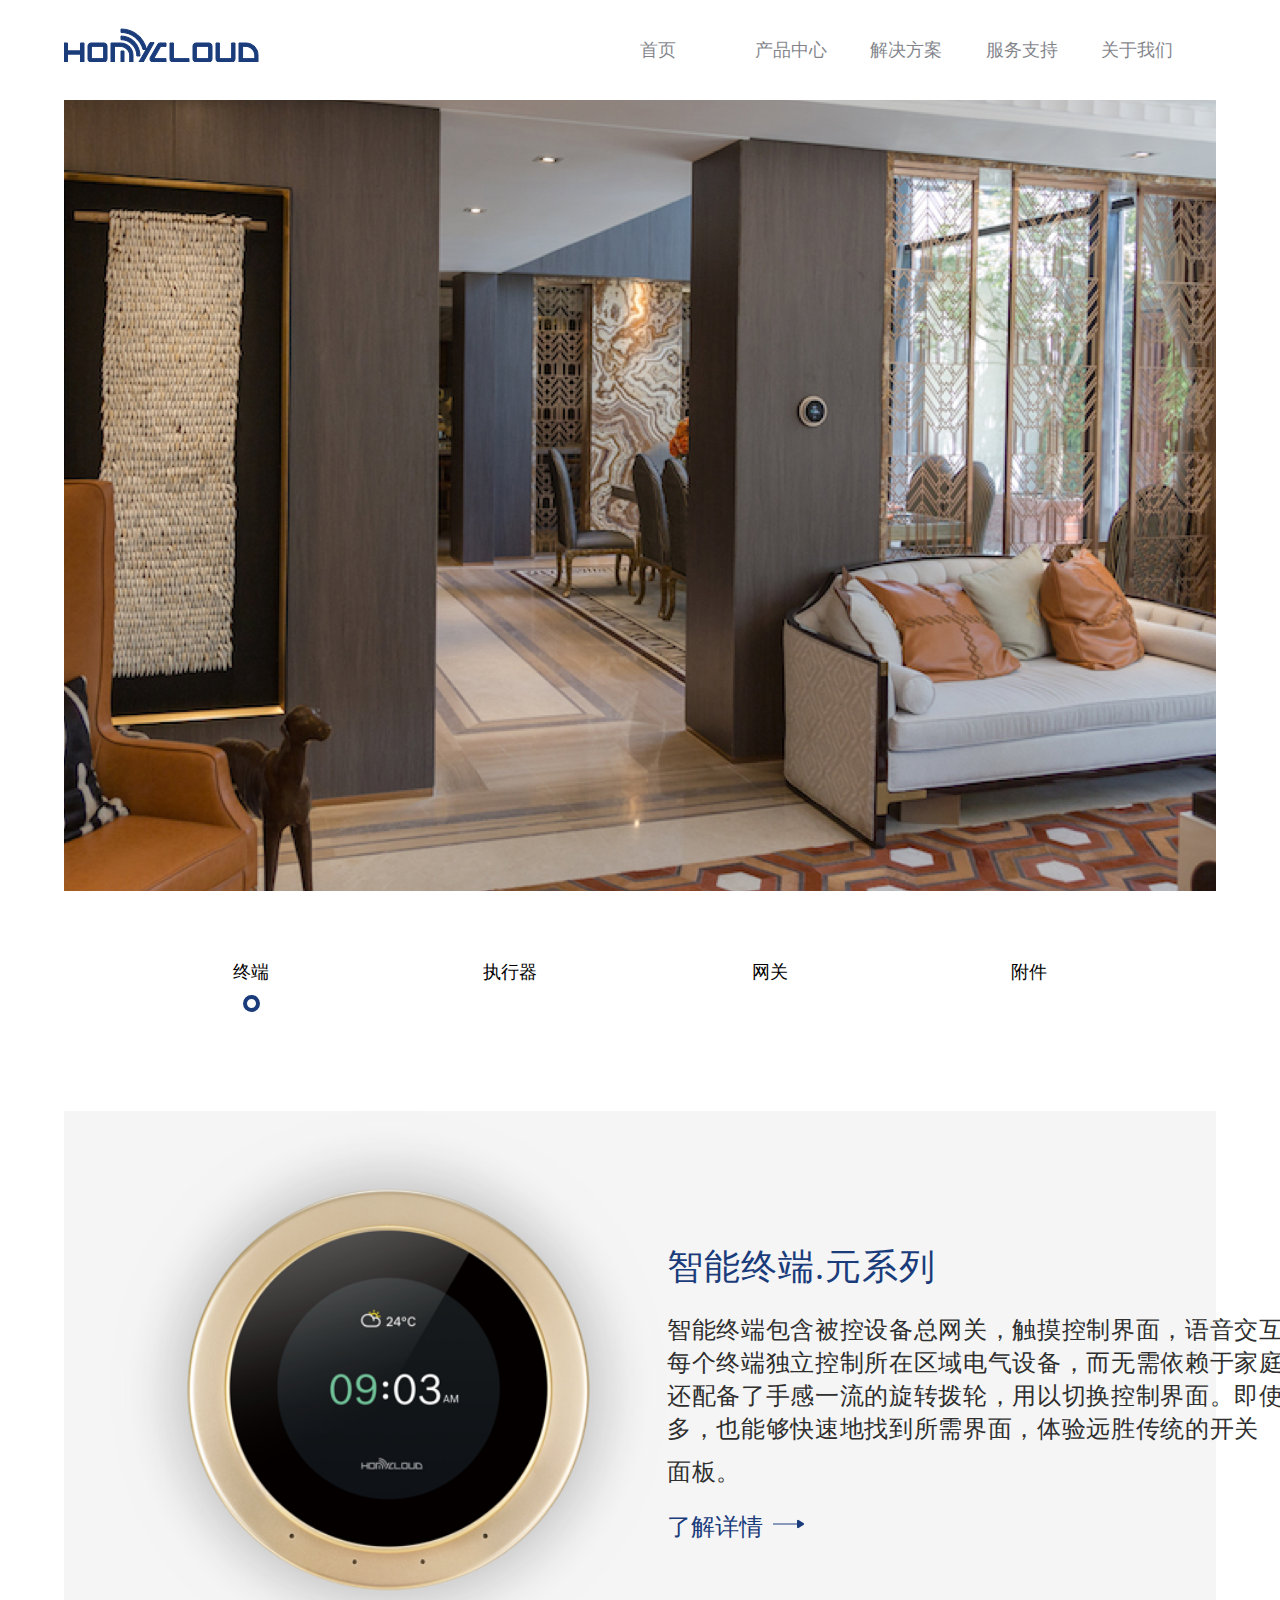
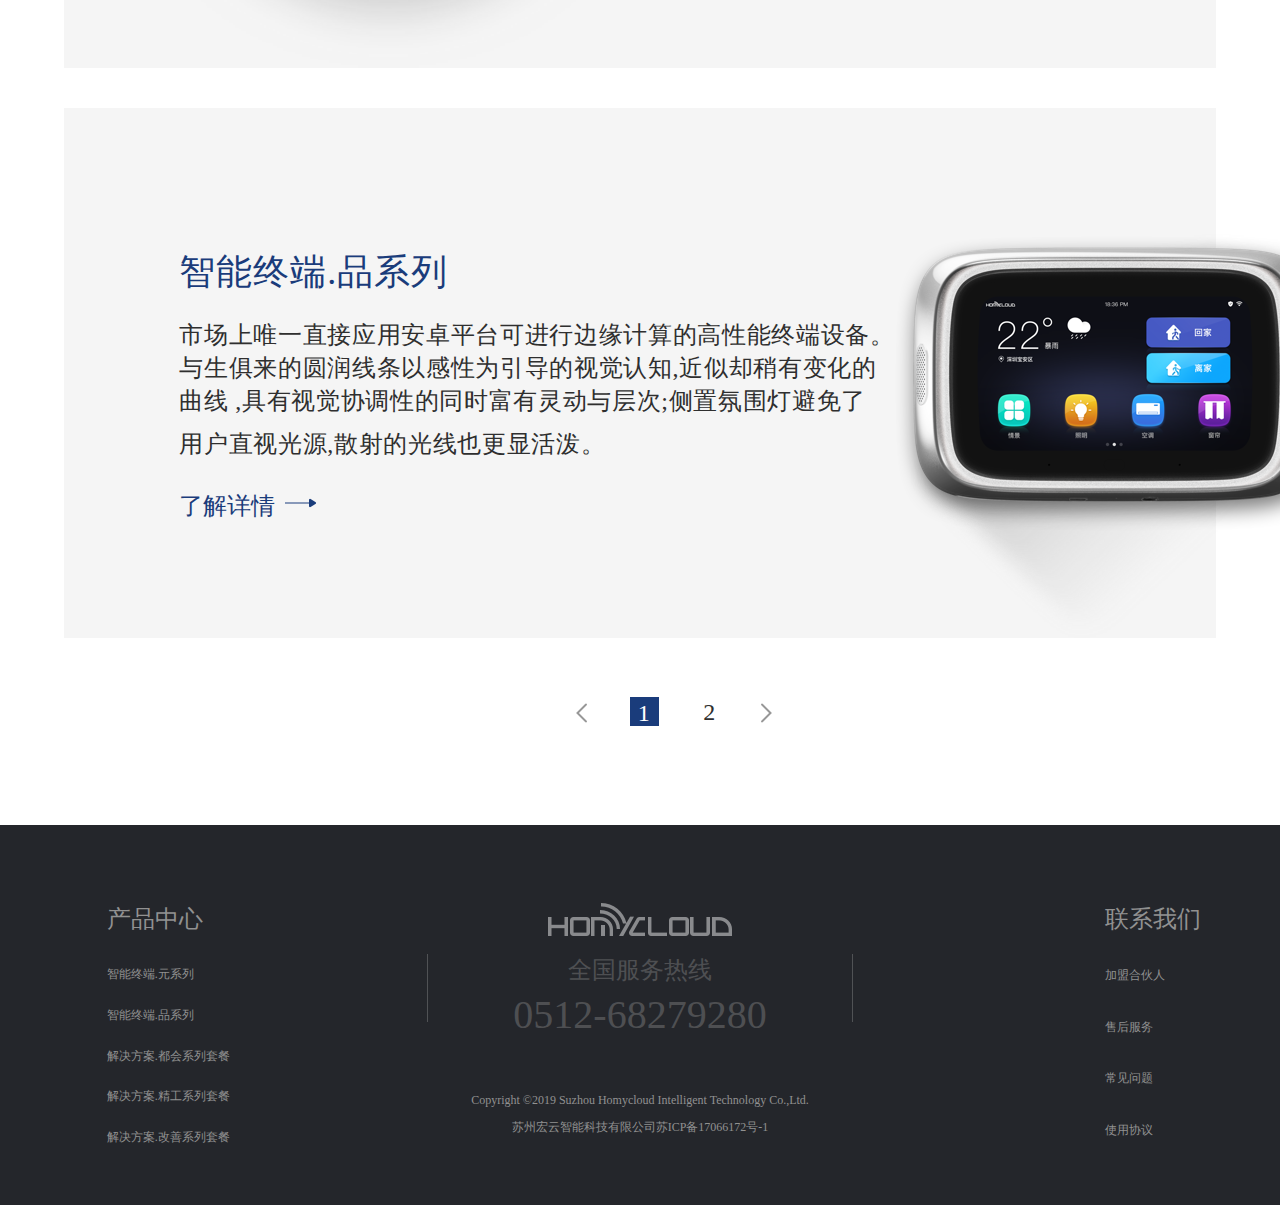
<file: intelligentTerminal.html>
<!DOCTYPE html>
<html lang="en">
<head>
	<meta charset="UTF-8">
	<meta name="viewport" content="width=device-width, initial-scale=1.0">
	<meta name="description" content="欢迎来到宏云官网">
	<link rel="stylesheet" href="css/bootstrap.css">
	<link rel="stylesheet" href="css/common.css">
	<link rel="stylesheet" href="css/terminal.css">
	<title>宏云官网</title>
</head>
<body>
	<header>
		<nav id="navbar">
			<div class="header-logo">
				<img src="images/logo.png" alt="logo">
			</div>
			<div class="container">
				<ul class="clearfix">
					<li >
						<a class="current" href="index.html">首页</a>
					</li>
					<li class="father">
						<a href="intelligentTerminal.html">产品中心</a>
						<div class="banner-product">
							<div class="banner-product-right">
								<div class="banner-product-item1">
									<a href="#"><span>终端元系列</span></a>
								</div>
								<div class="banner-product-item2">
									<a href="#"><span>终端品系列</span></a>
								</div>
								<div class="banner-product-item3">
									<a href="#"><span>执行器</span></a>
								</div>
								<div class="banner-product-item4">
									<a href="#"><span>网关</span></a>
								</div>
								<div class="banner-product-item5">
									<a href="#"><span>附件</span></a>
								</div>
							</div>
						</div>
					</li>
					<li class="father">
						<a href="solution.html">解决方案</a>
						<div class="banner-product">
							<div class="banner-product-right">
							<div class="banner-product-item1">
								<a href="#"><span>都会系列套餐</span></a>
							</div>
							<div class="banner-product-item2">
								<a href="#"><span>精工系列套餐</span></a>
							</div>
							<div class="banner-product-item3">
								<a href="#"><span>改善系列套餐</span></a>
							</div>
						</div>
					</div>
					</li>
					<li><a href="support.html">服务支持</a></li>
					<li><a href="aboutUs.html">关于我们</a></li>
				</ul>
			</div>
		</nav>
	</header>
	<div class="main-content">
		<div class="banner-product1"></div>
		<div class="product-list">
			<div class="product-list-terminal-item1">
				<a href="./intelligentTerminal.html">
					<div class="product-list-terminal-item1-words">
						<p>终端</p>
					</div>
				</a>
				<div class="product-list-terminal-item1-ring"></div>
			</div>
			<div class="product-list-terminal-item2">
				<a href="./actuator.html">
					<div class="product-list-terminal-item2-words">
						<p>执行器</p>
					</div>
				</a>
			</div>
			<div class="product-list-terminal-item3">
				<div class="product-list-terminal-item3-words">
					<p>网关</p>
				</div>
			</div>
			<div  class="product-list-terminal-item4">
				<div class="product-list-terminal-item4-words">
					<p>附件</p>
				</div>
			</div>
		</div>
		<div class="product-meta-series">
			<div class="product-meta-series-detail"> 
				<div class="product-meta-series-left">
					<img src="./images/img_ solution06.png" alt="" height="557px" width="557px">
				</div>
				<div class="product-meta-series-right">
					<div class="product-meta-series-right-title">
						<span>智能终端.元系列</span>
					</div>
					<div class="product-meta-series-right-content">
						<p>智能终端包含被控设备总网关，触摸控制界面，语音交互模块。每个终端独立控制所在区域电气设备，而无需依赖于家庭局域网;还配备了手感一流的旋转拨轮，用以切换控制界面。即使设备众多，也能够快速地找到所需界面，体验远胜传统的开关</p>
						<p>面板。</p>
					</div>
					<div class="product-meta-series-right-detail">
						<span>了解详情</span>
						<div class="product-meta-series-right-next">
							<img src="./images/ic_next.png" alt="">
						</div>
					</div>
				</div>
			</div>
		</div>
		<div class="product-series">
			<div class="product-series-detail"> 
				<div class="product-series-left">
					<div class="product-series-left-title">
						<span>智能终端.品系列</span>
					</div>
					<div class="product-series-left-content">
						<p>市场上唯一直接应用安卓平台可进行边缘计算的高性能终端设备。与生俱来的圆润线条以感性为引导的视觉认知,近似却稍有变化的曲线 ,具有视觉协调性的同时富有灵动与层次;侧置氛围灯避免了</p>
						<p>用户直视光源,散射的光线也更显活泼。</p>
					</div>
					<div class="product-series-left-detail">
						<span>了解详情</span>
						<div class="product-series-left-next">
							<img src="./images/ic_next.png" alt="">
						</div>
					</div>
				</div>
				<div class="product-series-right">
					<img src="./images/product_center02.png" alt="" >
				</div>
			</div>
		</div>
	</div>
	<div class="product-series-page-number">
		<div class="product-series-page-number-item1">
			<img src="./images/next_left.png" alt="">
		</div>
		<div class="product-series-page-number-item2">
			<p>1</p>
		</div>
		<div class="product-series-page-number-item3">
			<p>2</p>
		</div>
		<div class="product-series-page-number-item4">
			<img src="./images/next_right.png" alt="">
		</div>
	</div>
	<footer id="main-footer">
		<div class="product-center">
			<div>
				<div class="product-center-name">
					<span>产品中心</span>
				</div>
				<div class="product-center-list1">
					<span>智能终端.元系列</span>
				</div>
				<div class="product-center-list2">
					<span>智能终端.品系列</span>
				</div>
				<div class="product-center-list3">
					<span>解决方案.都会系列套餐</span>
				</div>
				<div class="product-center-list4">
					<span>解决方案.精工系列套餐</span>
				</div>
				<div class="product-center-list5">
					<span>解决方案.改善系列套餐</span>
				</div>
			</div>
		</div>
		<div class="hotline">
			<div class="hotline-logo">
				<img src="./images/logo1.png" alt="" width="184px" height="33px">
			</div>
			<div class="hotline-border">
				<div class="hotline-name">
					<span>全国服务热线</span>
				</div>
				<div class="hotline-telephone">
					<span>0512-68279280</span>
				</div>
			</div>
			<div class="company-information">
				<p>Copyright &copy;2019 Suzhou Homycloud Intelligent Technology Co.,Ltd.</p>
				<p>苏州宏云智能科技有限公司苏ICP备17066172号-1</p>
			</div> 
		</div>
		<div class="contact-us">
			<div>
				<div class="contact-us-name">
					<span>联系我们</span>
				</div>
				<div class="contact-us-name-item1">
					<span>加盟合伙人</span>
				</div>
				<div class="contact-us-name-item2">
					<span>售后服务</span>
				</div>
				<div class="contact-us-name-item3">
					<span>常见问题</span>
				</div>
				<div class="contact-us-name-item4">
					<span>使用协议</span>
				</div>
			</div>
		</div>
	</footer>
</body>
</html>
</file>
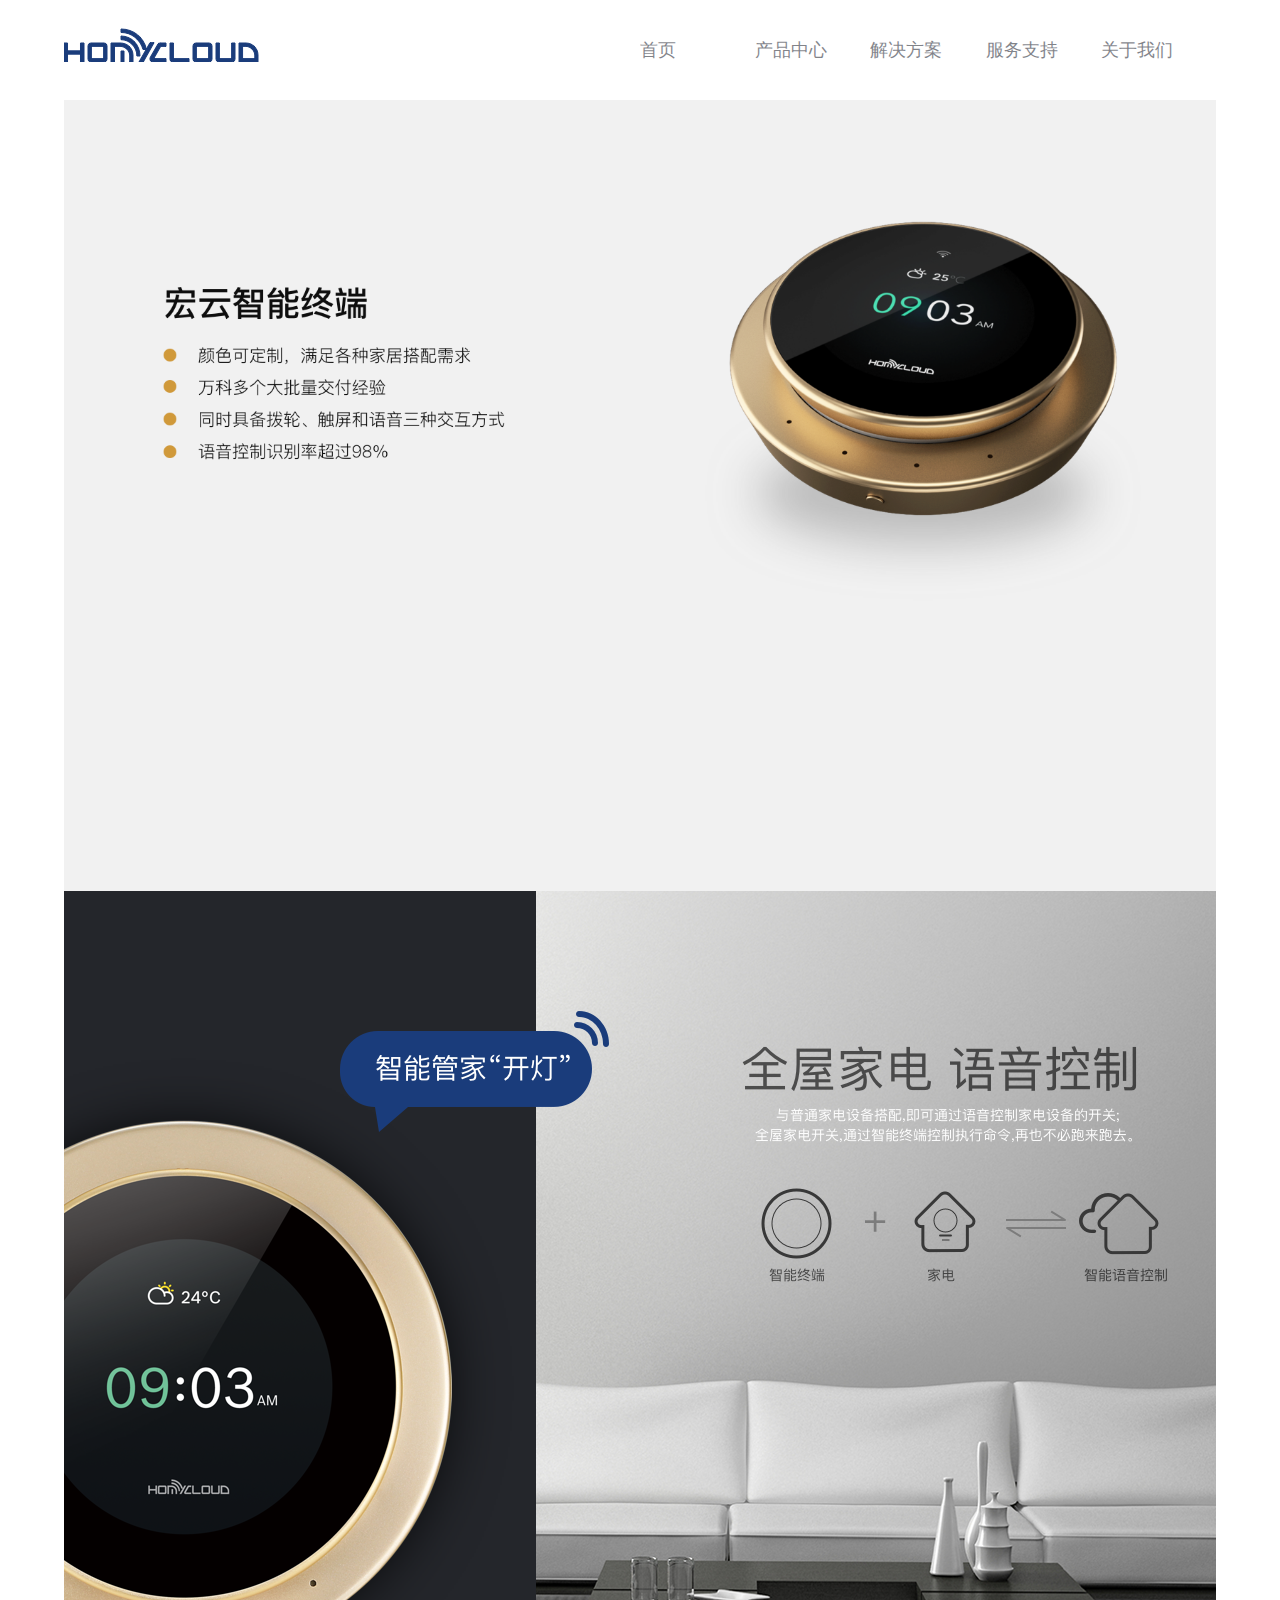
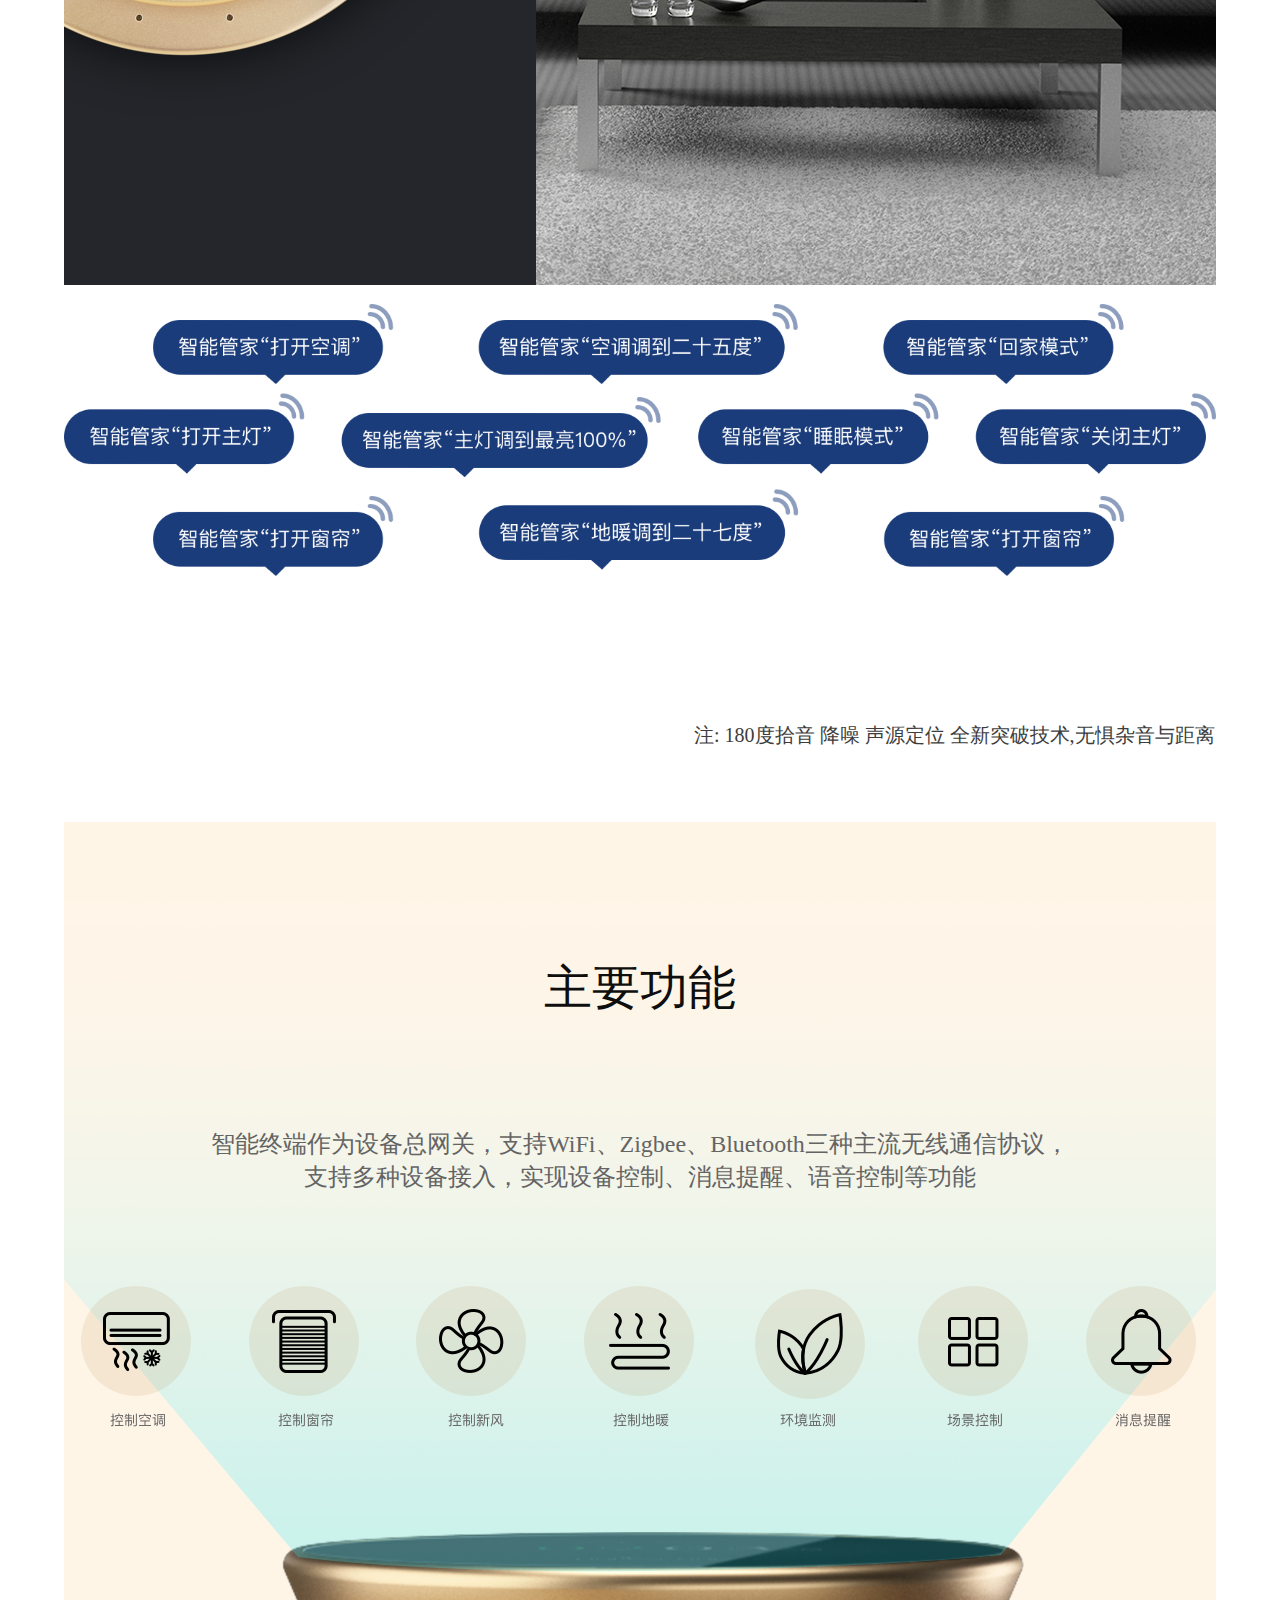
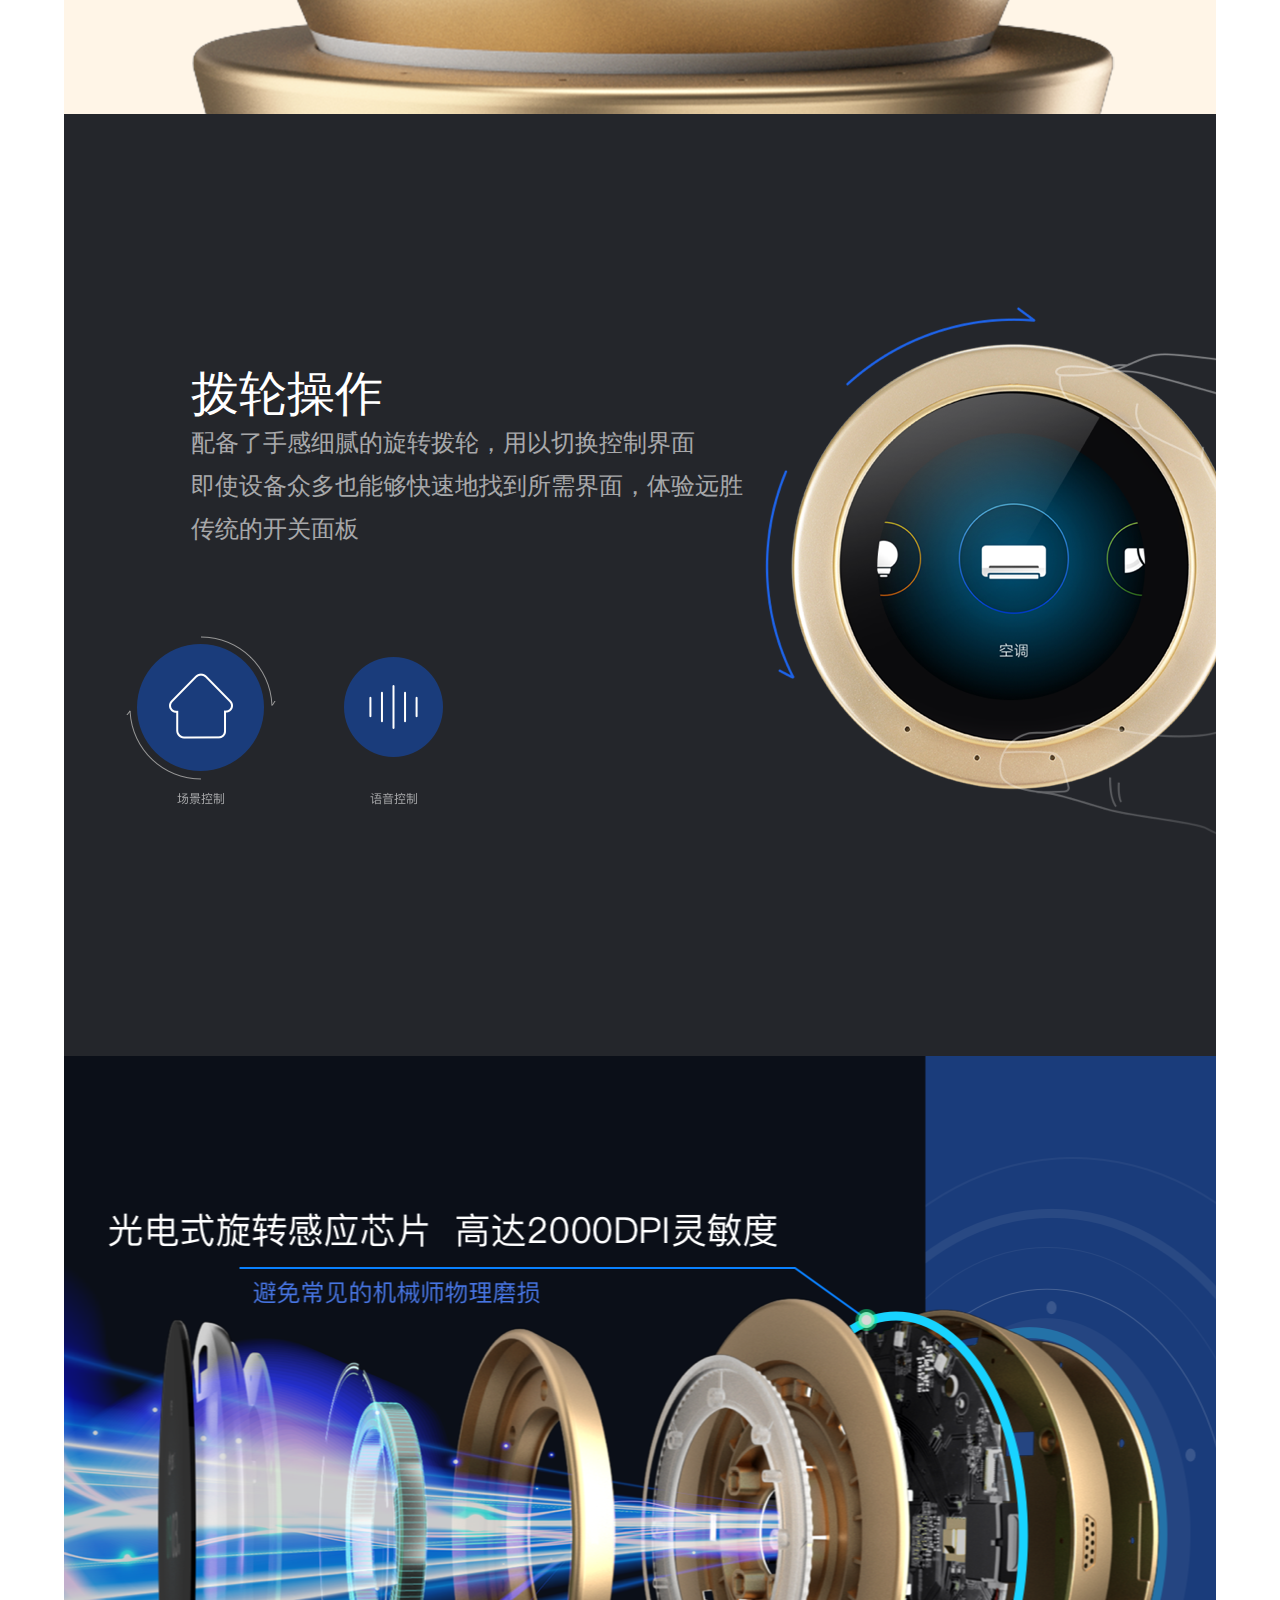
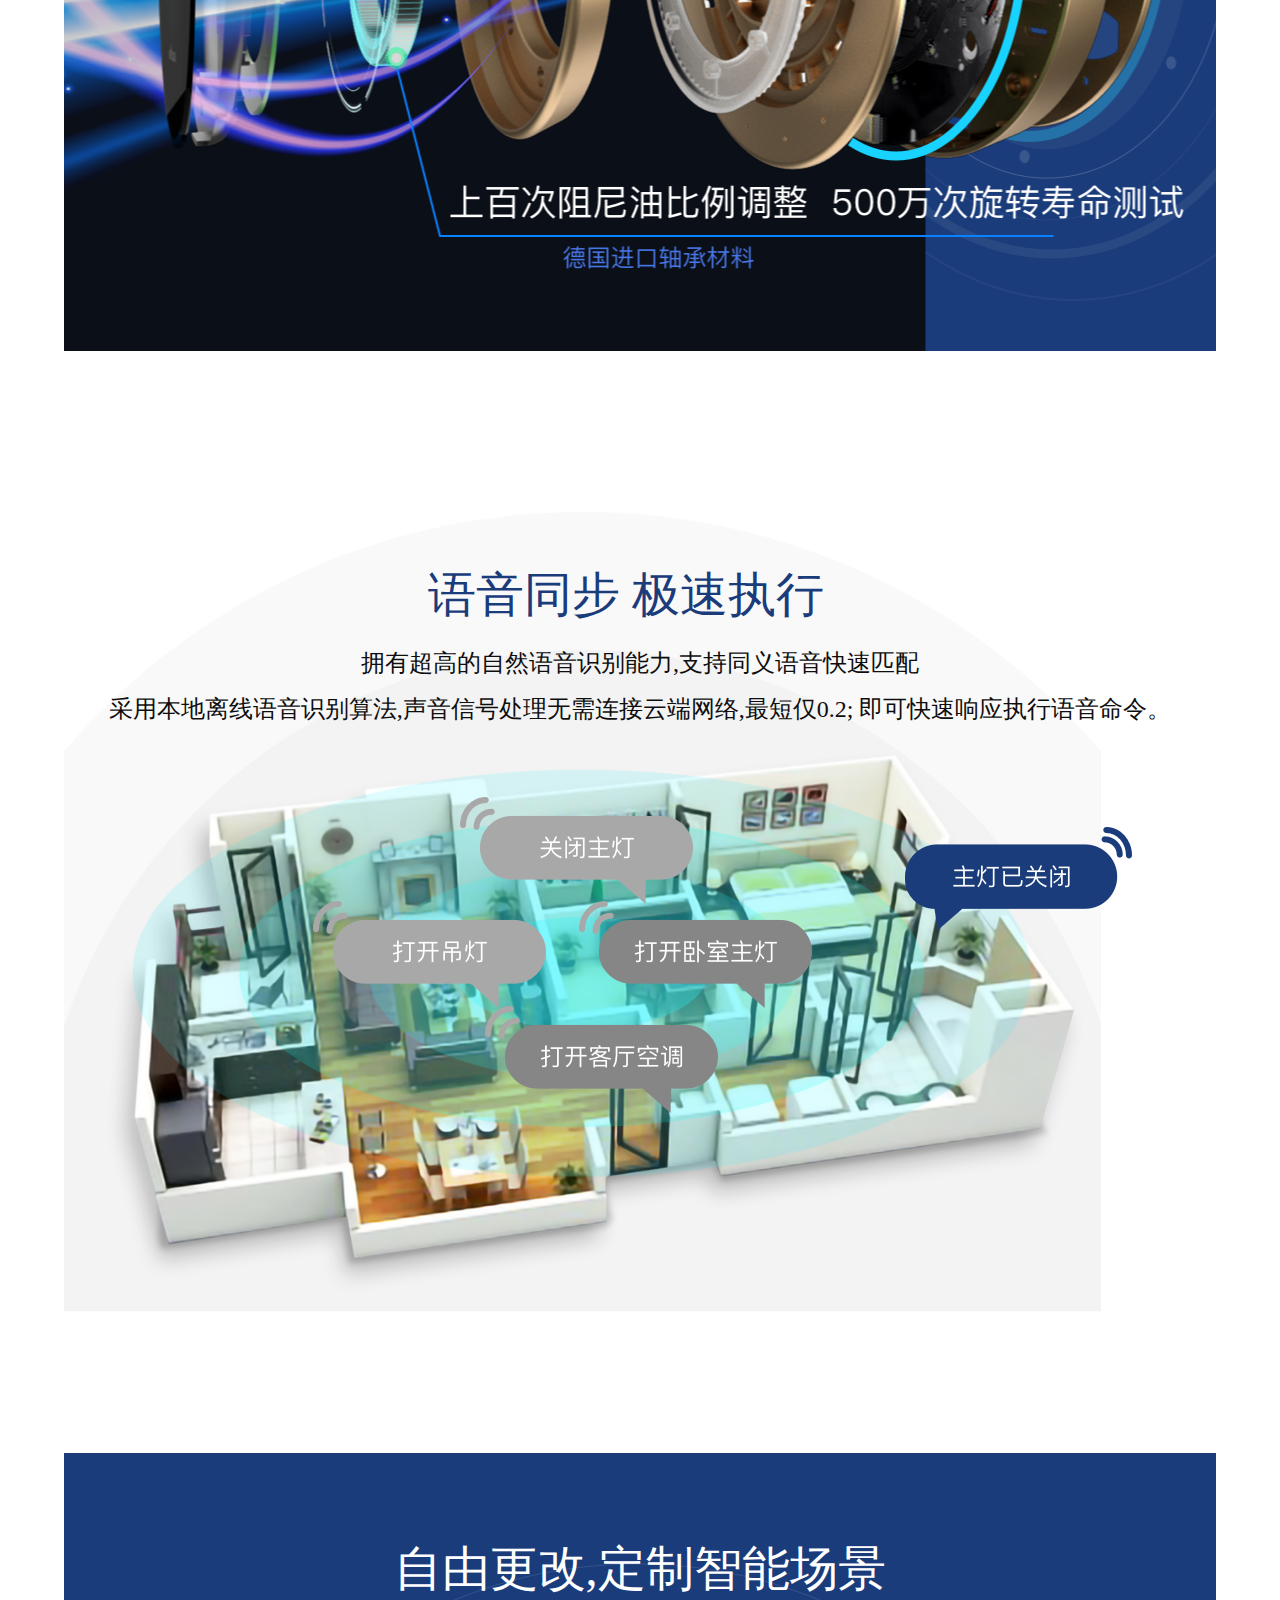
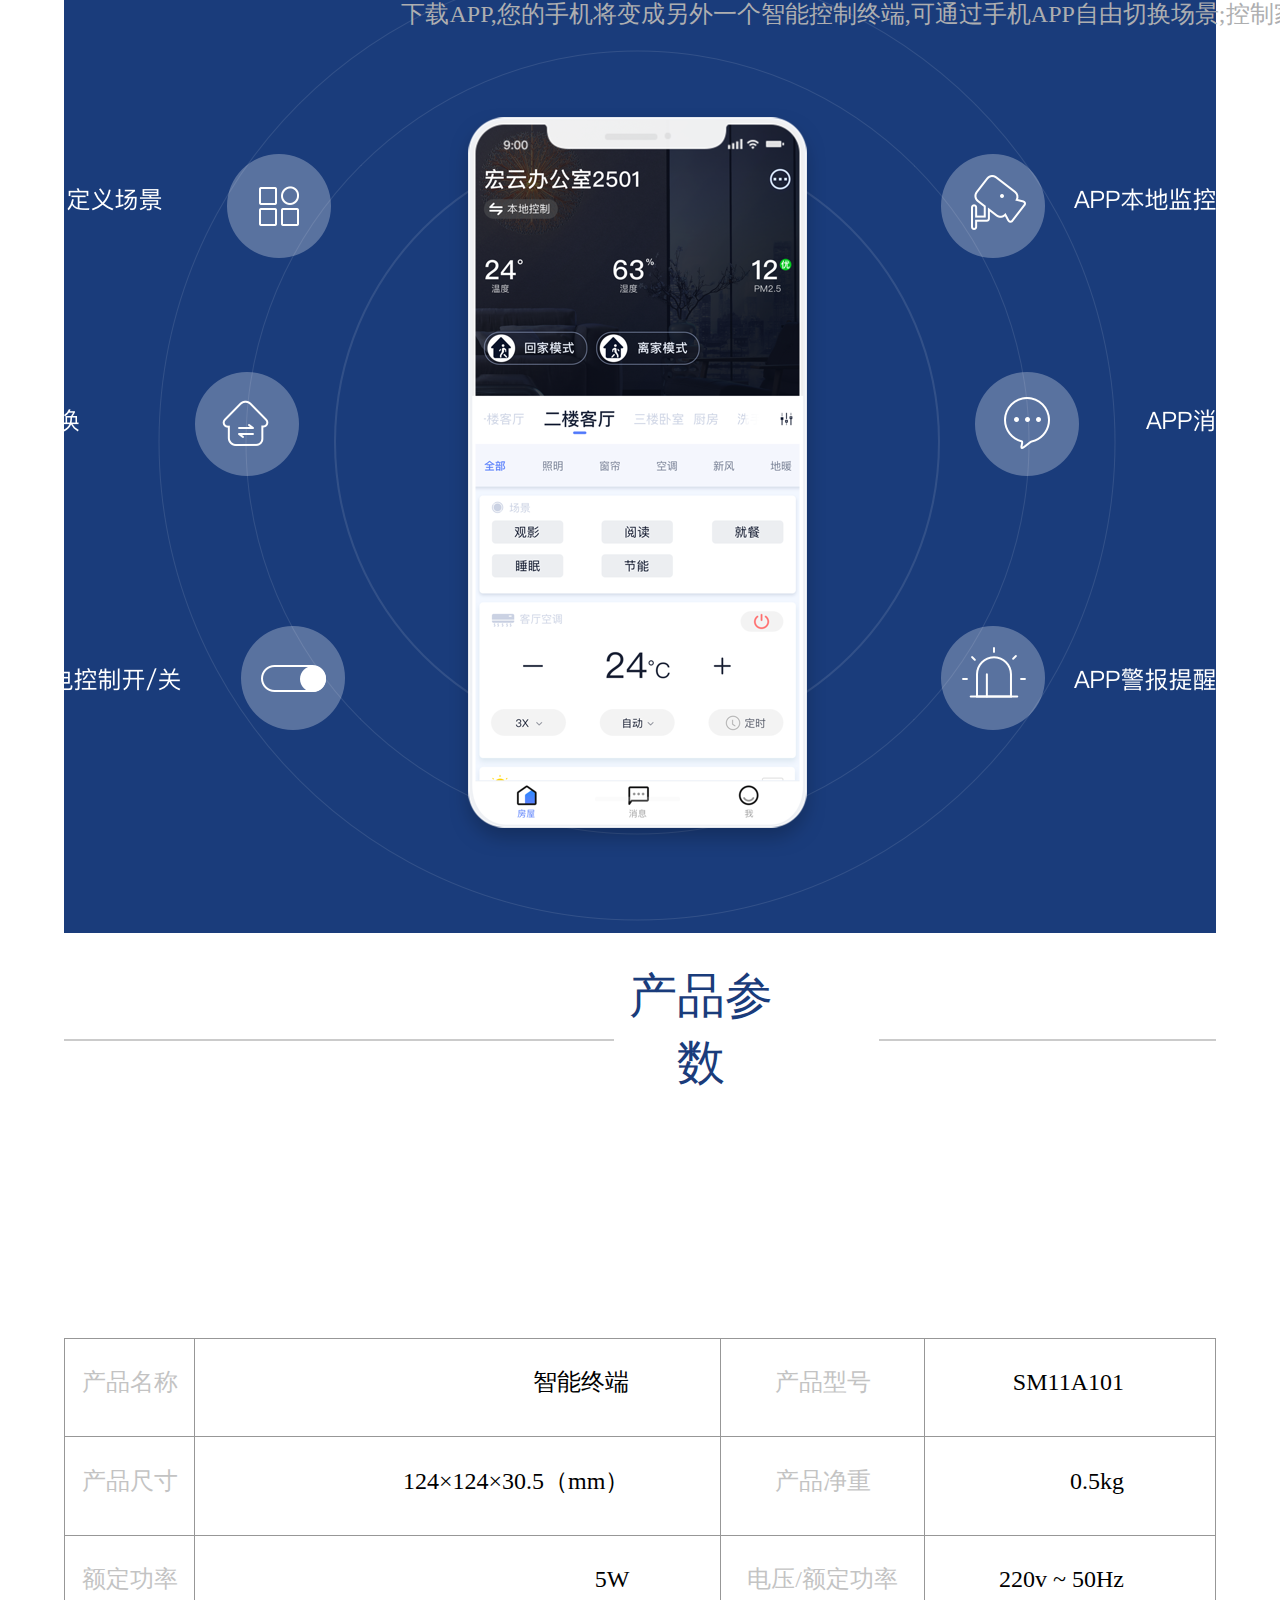
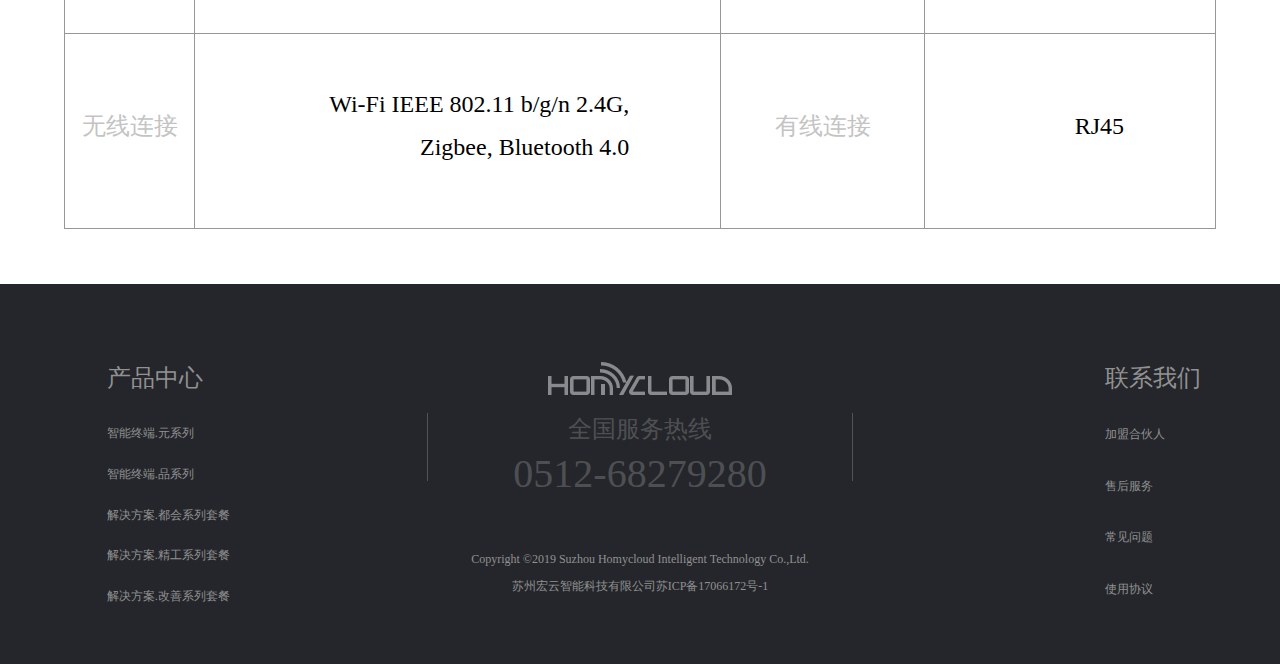
<file: metaSeries.html>
<!DOCTYPE html>
<html lang="en">
<head>
	<meta charset="UTF-8">
	<meta name="viewport" content="width=device-width, initial-scale=1.0">
	<meta name="description" content="欢迎来到宏云官网">
	<link rel="stylesheet" href="css/bootstrap.css">
	<link rel="stylesheet" href="css/common.css">
	<link rel="stylesheet" href="css/metaSeris.css">
	<title>宏云官网</title>
</head>
<body>
	<header>
		<nav id="navbar">
			<div class="header-logo">
				<img src="images/logo.png" alt="logo">
			</div>
			<div class="container">
				<ul class="clearfix">
					<li >
						<a class="current" href="index.html">首页</a>
					</li>
					<li class="father">
						<a href="intelligentTerminal.html">产品中心</a>
						<div class="banner-product">
							<div class="banner-product-right">
								<div class="banner-product-item1">
									<a href="#"><span>终端元系列</span></a>
								</div>
								<div class="banner-product-item2">
									<a href="#"><span>终端品系列</span></a>
								</div>
								<div class="banner-product-item3">
									<a href="#"><span>执行器</span></a>
								</div>
								<div class="banner-product-item4">
									<a href="#"><span>网关</span></a>
								</div>
								<div class="banner-product-item5">
									<a href="#"><span>附件</span></a>
								</div>
							</div>
						</div>
					</li>
					<li class="father">
						<a href="solution.html">解决方案</a>
						<div class="banner-product">
						<div class="banner-product-right">
							<div class="banner-product-item1">
								<a href="#"><span>都会系列套餐</span></a>
							</div>
							<div class="banner-product-item2">
								<a href="#"><span>精工系列套餐</span></a>
							</div>
							<div class="banner-product-item3">
								<a href="#"><span>改善系列套餐</span></a>
							</div>
						</div>
					</div>
					</li>
					<li><a href="support.html">服务支持</a></li>
					<li><a href="aboutUs.html">关于我们</a></li>
				</ul>
			</div>
		</nav>
	</header>
	<div class="banner-product-picture1">
		<img src="./images/banner_product_center02.png" alt="">
	</div>
	<div class="banner-product-picture2">
		<div class="banner-product-picture2-item1">
			<img src="./images/air_bubbles01.png" alt="">
		</div>
	</div>
	<div class="banner-product-picture3">
		<img src="./images/air_bubbles02.png" alt="">
	</div>
	<div class="banner-product-picture3-info">
		<p>注: 180度拾音 降噪 声源定位 全新突破技术,无惧杂音与距离</p>
	</div>
	<div class="banner-product-picture4">
		<div class="banner-product-picture4-item1">
			<p>主要功能</p>
		</div>
		<div class="banner-product-picture4-item2">
			<p>智能终端作为设备总网关，支持WiFi、Zigbee、Bluetooth三种主流无线通信协议，支持多种设备接入，实现设备控制、消息提醒、语音控制等功能</p>
		</div>
	</div>
	<div class="banner-product-picture5">
		<div class="banner-product-picture5-item1">
			<p>拨轮操作</p>
		</div>
		<div class="banner-product-picture5-item2">
			<p>配备了手感细腻的旋转拨轮，用以切换控制界面</p>
			<p>即使设备众多也能够快速地找到所需界面，体验远胜</p>
			<p>传统的开关面板</p>
		</div>
	</div>
	<div class="banner-product-picture6"></div>
	<div class="banner-product-picture7">
		<div class="banner-product-picture7-word">
			<p>语音同步  极速执行</p>
		</div>
		<div class="banner-product-picture7-content">
			<p>拥有超高的自然语音识别能力,支持同义语音快速匹配</p>
			<p>采用本地离线语音识别算法,声音信号处理无需连接云端网络,最短仅0.2; 即可快速响应执行语音命令。</p>
		</div>
		<div class="banner-product-picture7-item1">
			<div class="banner-product-picture7-item1-left">
				<img src="./images/air_bubbles03.png" alt="">
			</div>
			<div class="banner-product-picture7-item1-right">
				<img src="./images/air_bubbles04.png" alt="">
			</div>
		</div>
	</div>
	<div class="banner-product-picture8">
		<div class="banner-product-picture8-item1">
			<p>自由更改,定制智能场景</p>
		</div>
		<div class="banner-product-picture8-item2">
			<p>下载APP,您的手机将变成另外一个智能控制终端,可通过手机APP自由切换场景;控制家电。</p>
		</div>
	</div>
	<div class="banner-product-parameter1">
		<div class="banner-product-parameter-names-1"></div>
		<div class="banner-product-parameter-names-2">
			<p>产品参数</p>
		</div>
		<div class="banner-product-parameter-names-3"></div>
	</div>
	<div class="banner-product-parameter-content">
		<table>
			<tr>
				<td class="product-parameter-table-names">
					<p>产品名称</p>
				</td>
				<td class="product-parameter-table-content">
					<p>智能终端</p>
				</td>
				<td class="product-parameter-table-names">
					<p>产品型号</p>
				</td>
				<td class="product-parameter-table-content">
					<p>SM11A101</p>
				</td>
			</tr>
			<tr>
				<td class="product-parameter-table-names">
					<p>产品尺寸</p>
				</td>
				<td class="product-parameter-table-content">
					<p>124×124×30.5（mm）</p>
				</td>
				<td class="product-parameter-table-names">
					<p>产品净重</p>
				</td>
				<td class="product-parameter-table-content">
					<p>0.5kg</p>
				</td>
			</tr>
			<tr>
				<td class="product-parameter-table-names">
					<p>额定功率</p>
				</td>
				<td class="product-parameter-table-content">
					<p>5W</p>
				</td>
				<td class="product-parameter-table-names">
					<p>电压/额定功率</p>
				</td>
				<td class="product-parameter-table-content">
					<p>220v ~ 50Hz</p>
				</td>
			</tr>
			<tr>
				<td class="product-parameter-table-names">
					<p>无线连接</p>
				</td>
				<td class="product-parameter-table-content">
					<p>Wi-Fi IEEE 802.11 b/g/n 2.4G,</p>
					<p>Zigbee, Bluetooth 4.0</p>
				</td>
				<td class="product-parameter-table-names">
					<p>有线连接</p>
				</td>
				<td class="product-parameter-table-content">
					<p>RJ45</p>
				</td>
			</tr>
		</table>
	</div>
	<footer id="main-footer">
		<div class="product-center">
			<div>
				<div class="product-center-name">
					<span>产品中心</span>
				</div>
				<div class="product-center-list1">
					<span>智能终端.元系列</span>
				</div>
				<div class="product-center-list2">
					<span>智能终端.品系列</span>
				</div>
				<div class="product-center-list3">
					<span>解决方案.都会系列套餐</span>
				</div>
				<div class="product-center-list4">
					<span>解决方案.精工系列套餐</span>
				</div>
				<div class="product-center-list5">
					<span>解决方案.改善系列套餐</span>
				</div>
			</div>
		</div>
		<div class="hotline">
			<div class="hotline-logo">
				<img src="./images/logo1.png" alt="" width="184px" height="33px">
			</div>
			<div class="hotline-border">
				<div class="hotline-name">
					<span>全国服务热线</span>
				</div>
				<div class="hotline-telephone">
					<span>0512-68279280</span>
				</div>
			</div>
			<div class="company-information">
				<p>Copyright &copy;2019 Suzhou Homycloud Intelligent Technology Co.,Ltd.</p>
				<p>苏州宏云智能科技有限公司苏ICP备17066172号-1</p>
			</div> 
		</div>
		<div class="contact-us">
			<div>
				<div class="contact-us-name">
					<span>联系我们</span>
				</div>
				<div class="contact-us-name-item1">
					<span>加盟合伙人</span>
				</div>
				<div class="contact-us-name-item2">
					<span>售后服务</span>
				</div>
				<div class="contact-us-name-item3">
					<span>常见问题</span>
				</div>
				<div class="contact-us-name-item4">
					<span>使用协议</span>
				</div>
			</div>
		</div>
	</footer>
</body>
</html>
</file>
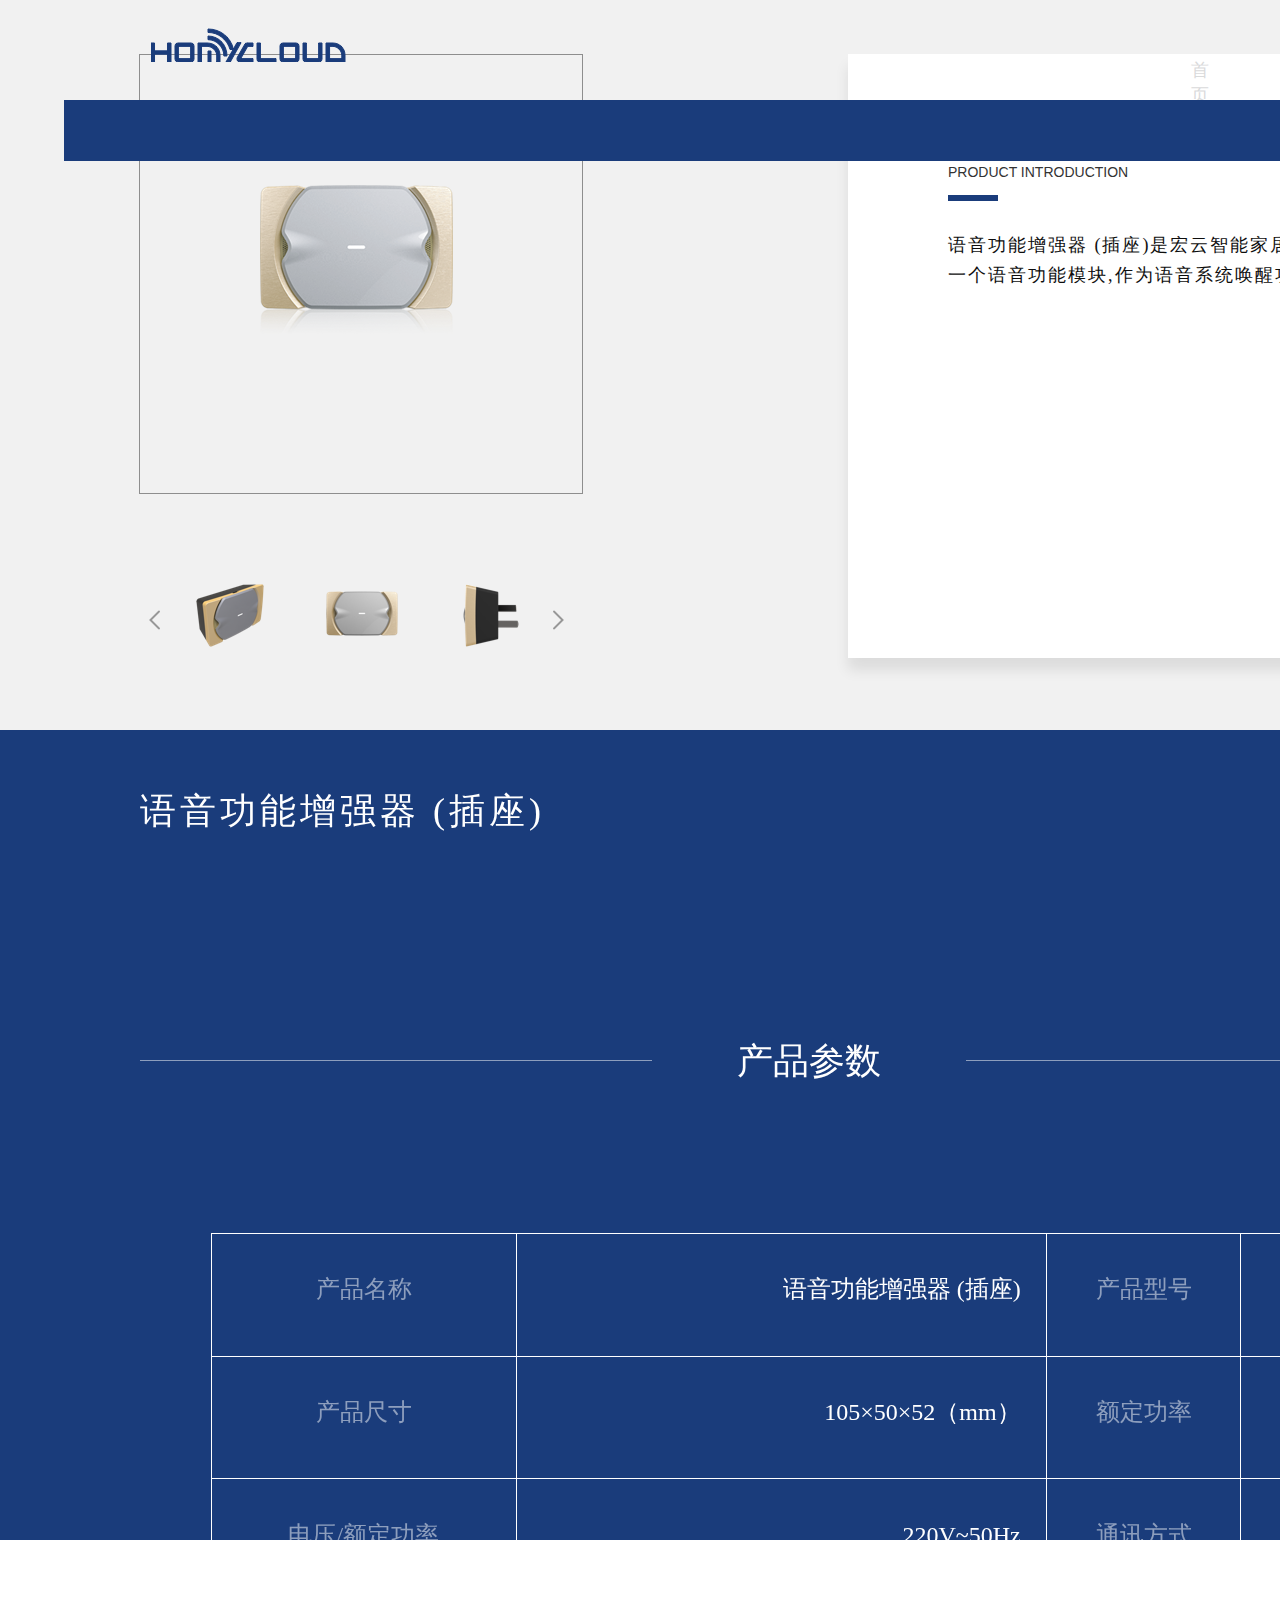
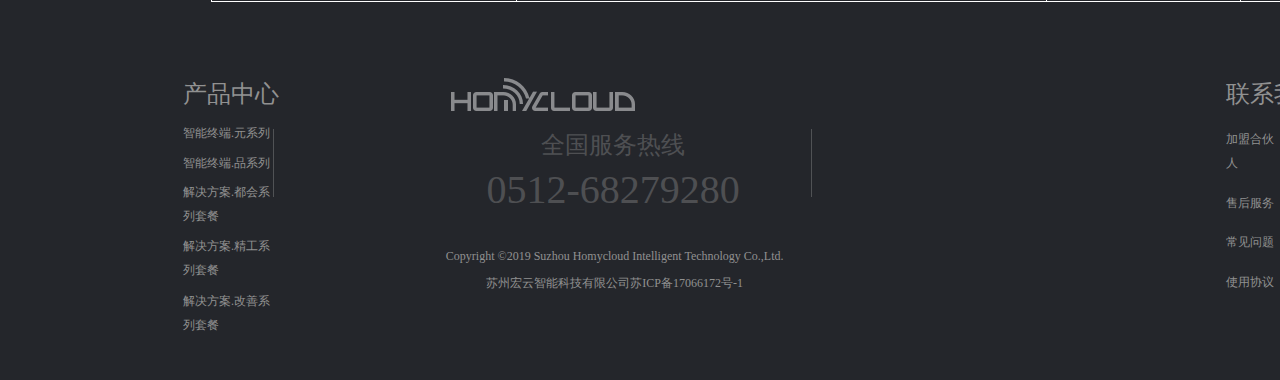
<file: product3.html>
<!DOCTYPE html>
<html lang="en">
<head>
	<meta charset="UTF-8">
	<meta name="viewport" content="width=device-width, initial-scale=1.0">
	<meta name="description" content="欢迎来到宏云官网">
	<link rel="stylesheet" href="css/bootstrap.css">
	<link rel="stylesheet" href="css/common.css">
	<link rel="stylesheet" href="css/product3.css">
	<title>宏云官网</title>
</head>
<body>
	<header>
		<nav id="navbar">
			<div class="header-logo">
				<img src="images/logo.png" alt="logo">
			</div>
			<div class="container">
				<ul class="clearfix">
					<li >
						<a class="current" href="index.html">首页</a>
					</li>
					<li class="father">
						<a href="intelligentTerminal.html">产品中心</a>
						<div class="banner-product">
							<div class="banner-product-right">
								<div class="banner-product-item1">
									<a href="#"><span>终端元系列</span></a>
								</div>
								<div class="banner-product-item2">
									<a href="#"><span>终端品系列</span></a>
								</div>
								<div class="banner-product-item3">
									<a href="#"><span>执行器</span></a>
								</div>
								<div class="banner-product-item4">
									<a href="#"><span>网关</span></a>
								</div>
								<div class="banner-product-item5">
									<a href="#"><span>附件</span></a>
								</div>
							</div>
						</div>
					</li>
					<li class="father">
						<a href="solution.html">解决方案</a>
						<div class="banner-product">
						<div class="banner-product-right">
							<div class="banner-product-item1">
								<a href="#"><span>都会系列套餐</span></a>
							</div>
							<div class="banner-product-item2">
								<a href="#"><span>精工系列套餐</span></a>
							</div>
							<div class="banner-product-item3">
								<a href="#"><span>改善系列套餐</span></a>
							</div>
						</div>
					</div>
					</li>
					<li><a href="support.html">服务支持</a></li>
					<li><a href="aboutUs.html">关于我们</a></li>
				</ul>
			</div>
		</nav>
	</header>
	<div class="main-content">
		<div class="banner-product1" style="display: none;">
			<div></div>
			<div class="banner-product-right">
				<div class="banner-product-item1">
					<span>终端元系列</span>
				</div>
				<div class="banner-product-item2">
					<span>终端品系列</span>
				</div>
				<div class="banner-product-item3">
					<span>执行器</span>
				</div>
				<div class="banner-product-item4">
					<span>网关</span>
				</div>
				<div class="banner-product-item5">
					<span>附件</span>
				</div>
			</div>
		</div>
		<div class="banner-product-introduce">
			<div class="banner-product-introduce-left">
				<div class="banner-product-introduce-left-picture">
					<img src="./images/product_02.png" alt="">
				</div>
				<div class="banner-product-introduce-left-list">
					<div class="banner-product-introduce-left-list-1">
						<img src="./images/next_left.png" alt="">
					</div>
					<div class="banner-product-introduce-left-list-2">
						<img src="./images/product_center10_1.png" alt="">
					</div>
					<div class="banner-product-introduce-left-list-3">
						<img src="./images/product_center10_2.png" alt="">
					</div>
					<div class="banner-product-introduce-left-list-4">
						<img src="./images/product_center10_3.png" alt="">
					</div>
					<div class="banner-product-introduce-left-list-5">
						<img src="./images/next_right.png" alt="">
					</div>
				</div>
			</div>
			<div class="banner-product-introduce-right">
				<div class="banner-product-introduce-right-title">
					<p>产品简介</p>
				</div>
				<div class="banner-product-introduce-right-title-1">
					<p>PRODUCT INTRODUCTION</p>
				</div>
				<div class="banner-product-introduce-right-title-2"></div>
				<div class="banner-product-introduce-right-content">
					<p>语音功能增强器 (插座)是宏云智能家居控制系统的一个语音功能模块,作为语音系统唤醒功能设备。</span>
				</div>
				<div class="banner-product-introduce-right-bottom-list">
					<div class="banner-product-introduce-right-bottom-left"></div>
					<div class="banner-product-introduce-right-bottom-right"></div>
				</div>
			</div>
		</div>
		<div class="banner-product-parameter">
			<div class="banner-product-parameter-title">
				<p>语音功能增强器 (插座)</p>
			</div>
			<div class="banner-product-parameter-names">
				<div class="banner-product-parameter-names-1"></div>
				<div class="banner-product-parameter-names-2">
					<p>产品参数</p>
				</div>
				<div class="banner-product-parameter-names-3"></div>
			</div>
			<div class="banner-product-parameter-content">
				<table>
					<tr>
						<td class="product-parameter-table-names">
							<p>产品名称</p>
						</td>
						<td class="product-parameter-table-content">
							<p>语音功能增强器 (插座)</p>
						</td>
						<td class="product-parameter-table-names">
							<p>产品型号</p>
						</td>
						<td class="product-parameter-table-content">
							<p>VRA11A102</p>
						</td>
					</tr>
					<tr>
						<td class="product-parameter-table-names">
							<p>产品尺寸</p>
						</td>
						<td class="product-parameter-table-content">
							<p>105×50×52（mm）</p>
						</td>
						<td class="product-parameter-table-names">
							<p>额定功率</p>
						</td>
						<td class="product-parameter-table-content">
							<p>1W</p>
						</td>
					</tr>
					<tr>
						<td class="product-parameter-table-names">
							<p>电压/额定功率</p>
						</td>
						<td class="product-parameter-table-content">
							<p>220V~50Hz</p>
						</td>
						<td class="product-parameter-table-names">
							<p>通讯方式</p>
						</td>
						<td class="product-parameter-table-content">
							<p>Zigbee</p>
						</td>
					</tr>
				</table>
			</div>
		</div>
	</div>
	<footer id="main-footer">
		<div class="product-center">
			<div>
				<div class="product-center-name">
					<span>产品中心</span>
				</div>
				<div class="product-center-list1">
					<span>智能终端.元系列</span>
				</div>
				<div class="product-center-list2">
					<span>智能终端.品系列</span>
				</div>
				<div class="product-center-list3">
					<span>解决方案.都会系列套餐</span>
				</div>
				<div class="product-center-list4">
					<span>解决方案.精工系列套餐</span>
				</div>
				<div class="product-center-list5">
					<span>解决方案.改善系列套餐</span>
				</div>
			</div>
		</div>
		<div class="hotline">
			<div class="hotline-logo">
				<img src="./images/logo1.png" alt="" width="184px" height="33px">
			</div>
			<div class="hotline-border">
				<div class="hotline-name">
					<span>全国服务热线</span>
				</div>
				<div class="hotline-telephone">
					<span>0512-68279280</span>
				</div>
			</div>
			<div class="company-information">
				<p>Copyright &copy;2019 Suzhou Homycloud Intelligent Technology Co.,Ltd.</p>
				<p>苏州宏云智能科技有限公司苏ICP备17066172号-1</p>
			</div> 
		</div>
		<div class="contact-us">
			<div>
				<div class="contact-us-name">
					<span>联系我们</span>
				</div>
				<div class="contact-us-name-item1">
					<span>加盟合伙人</span>
				</div>
				<div class="contact-us-name-item2">
					<span>售后服务</span>
				</div>
				<div class="contact-us-name-item3">
					<span>常见问题</span>
				</div>
				<div class="contact-us-name-item4">
					<span>使用协议</span>
				</div>
			</div>
		</div>
	</footer>
</body>
</html>
</file>
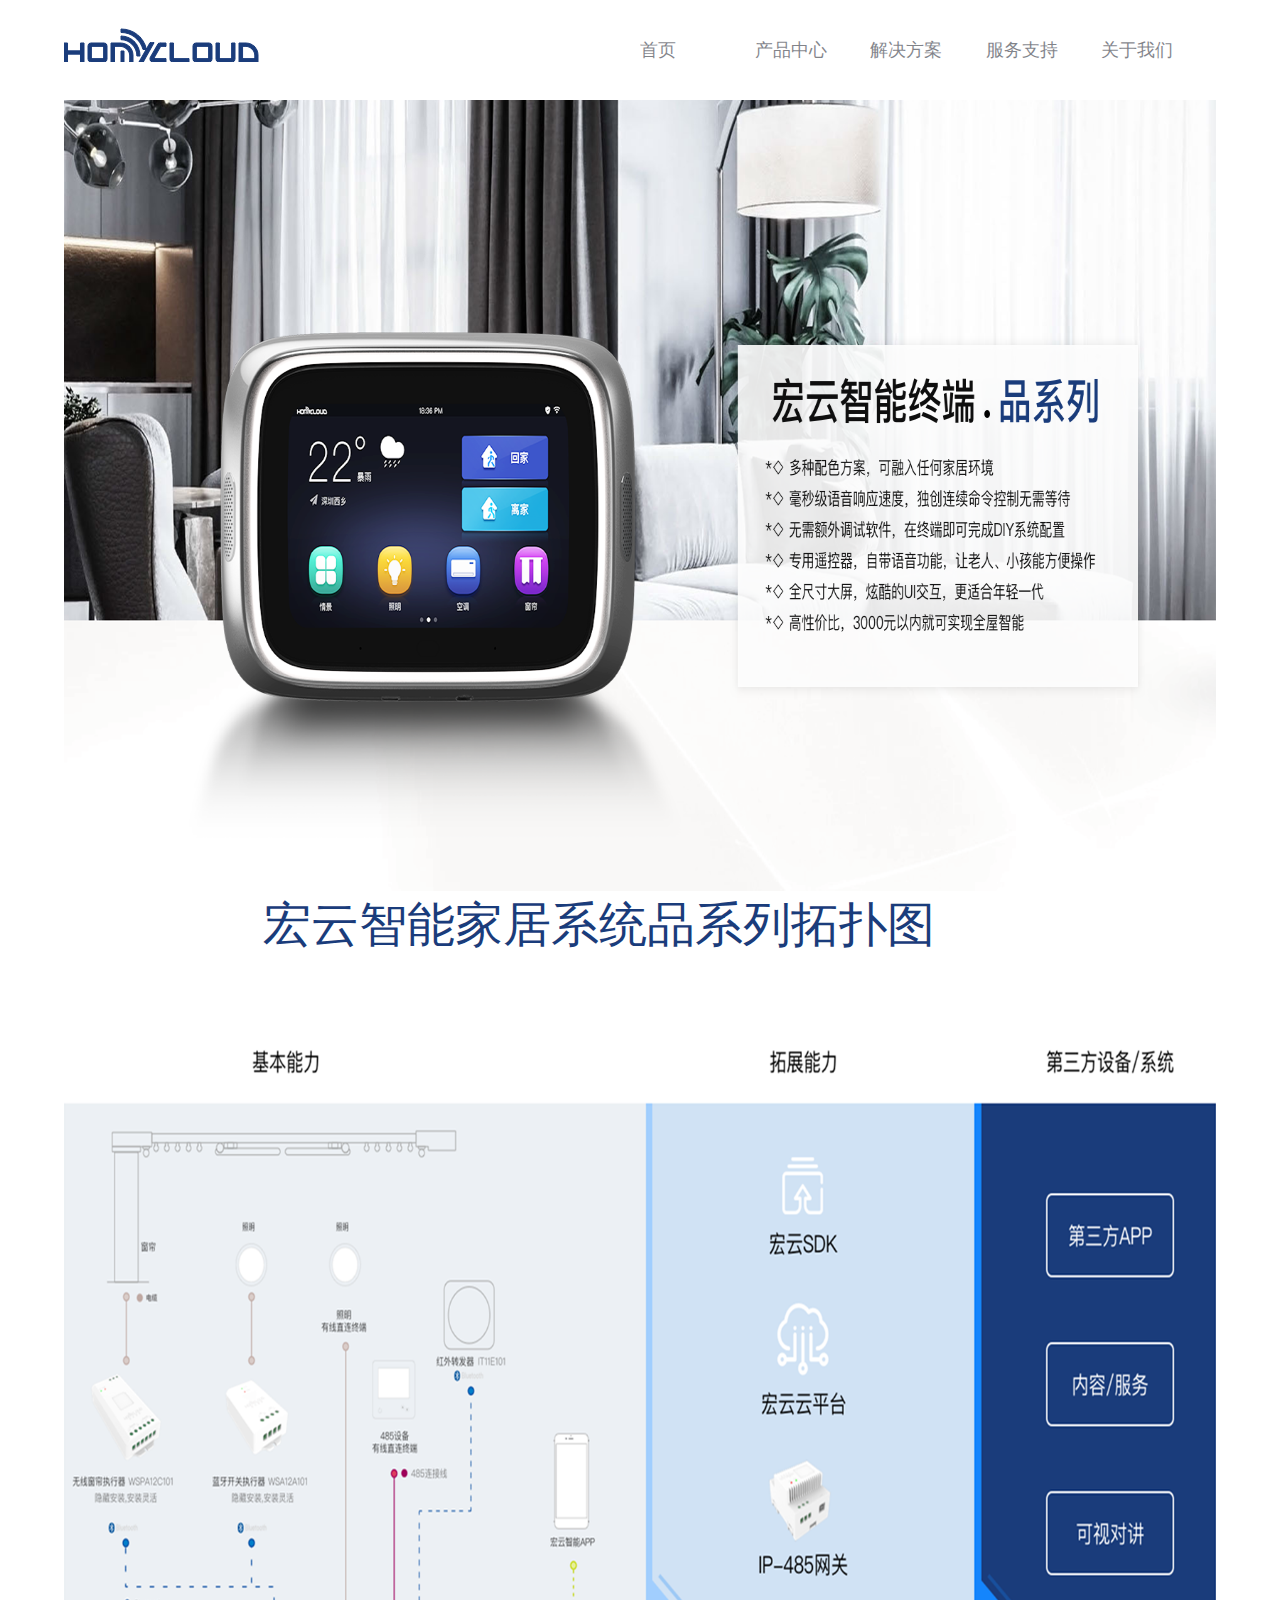
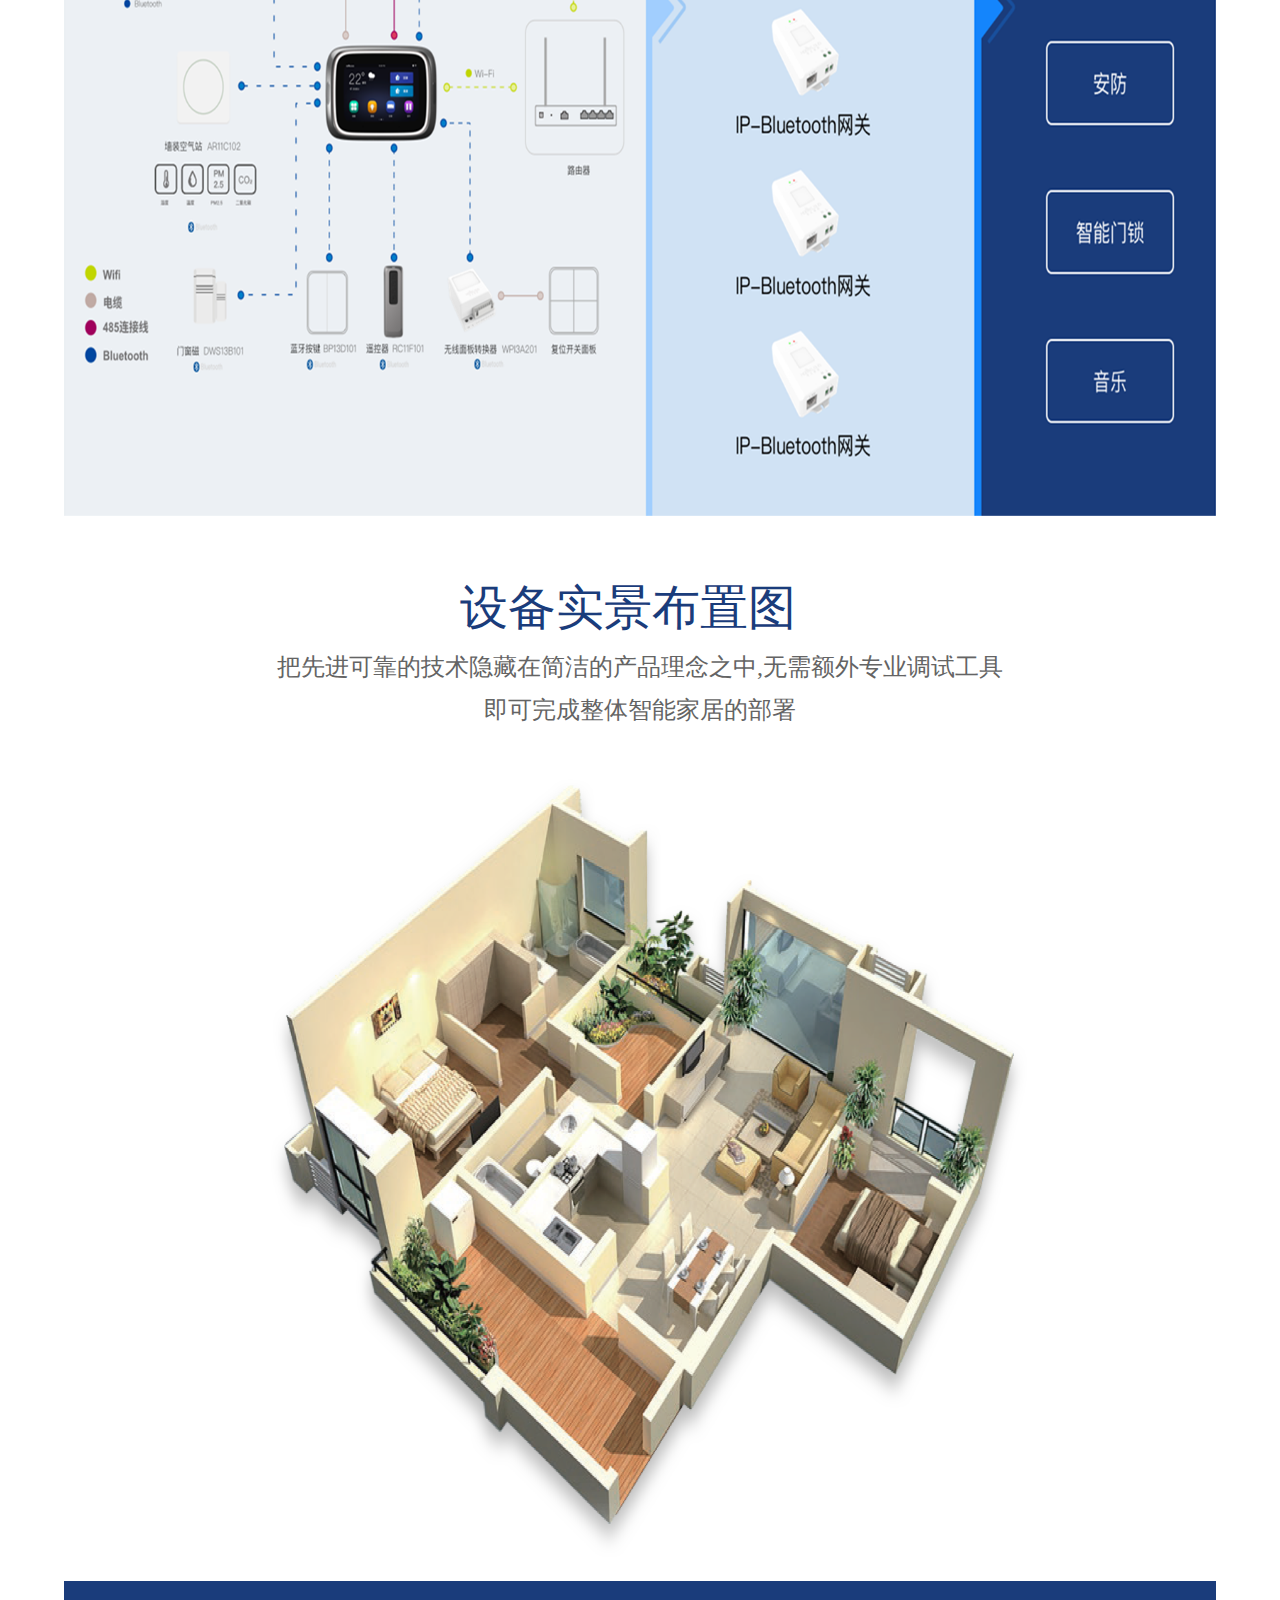
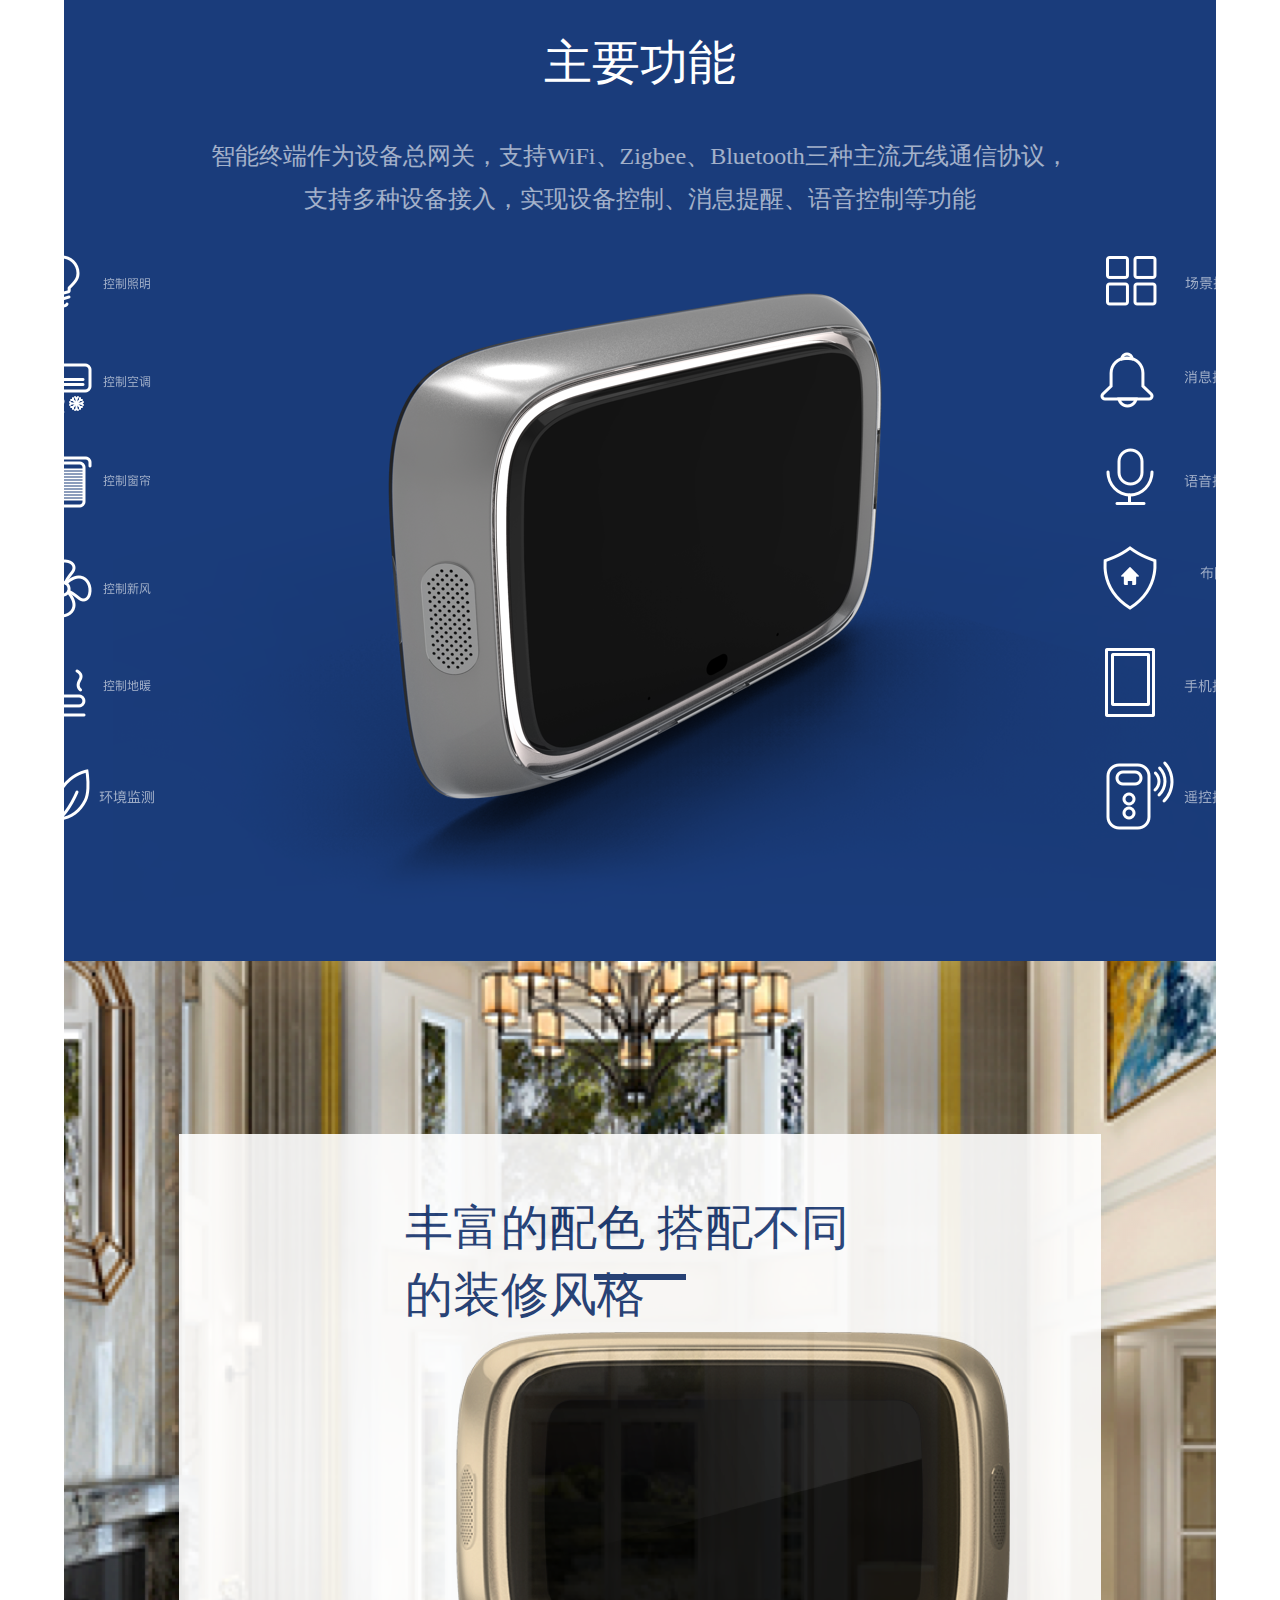
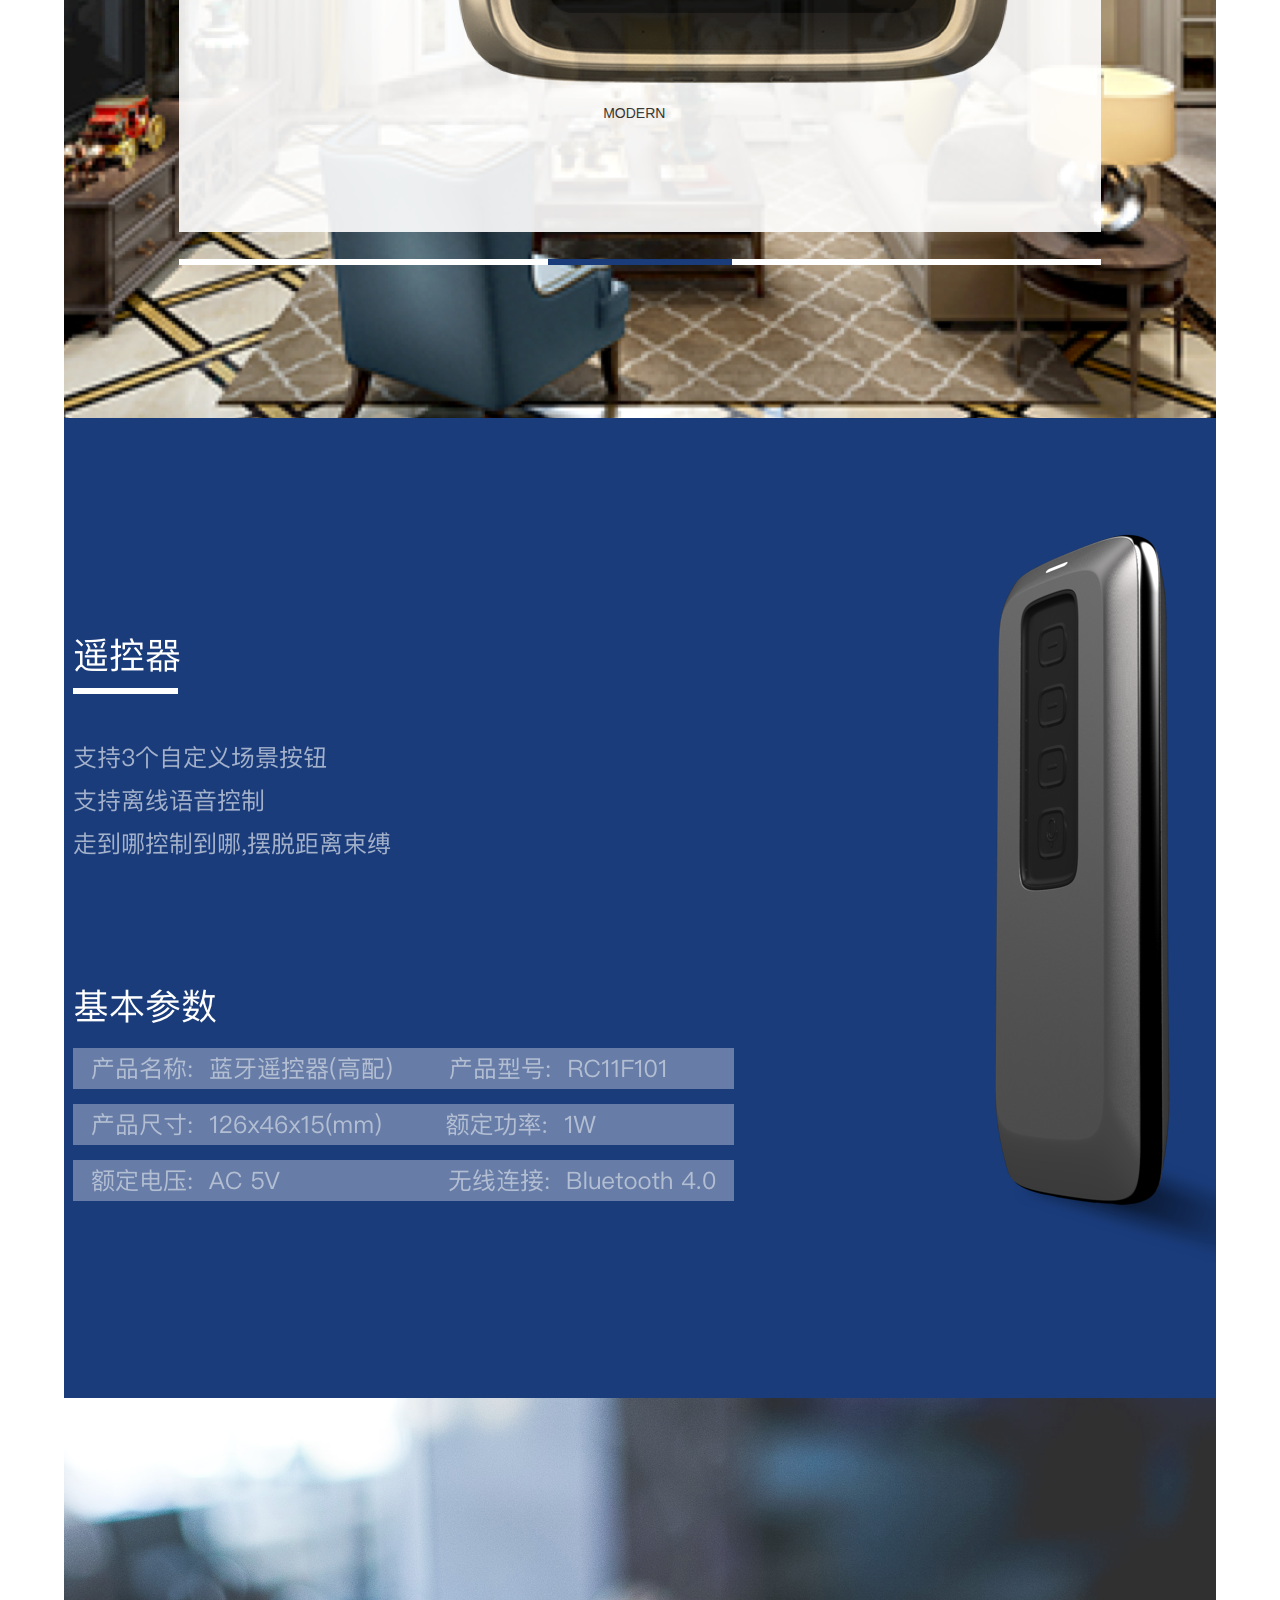
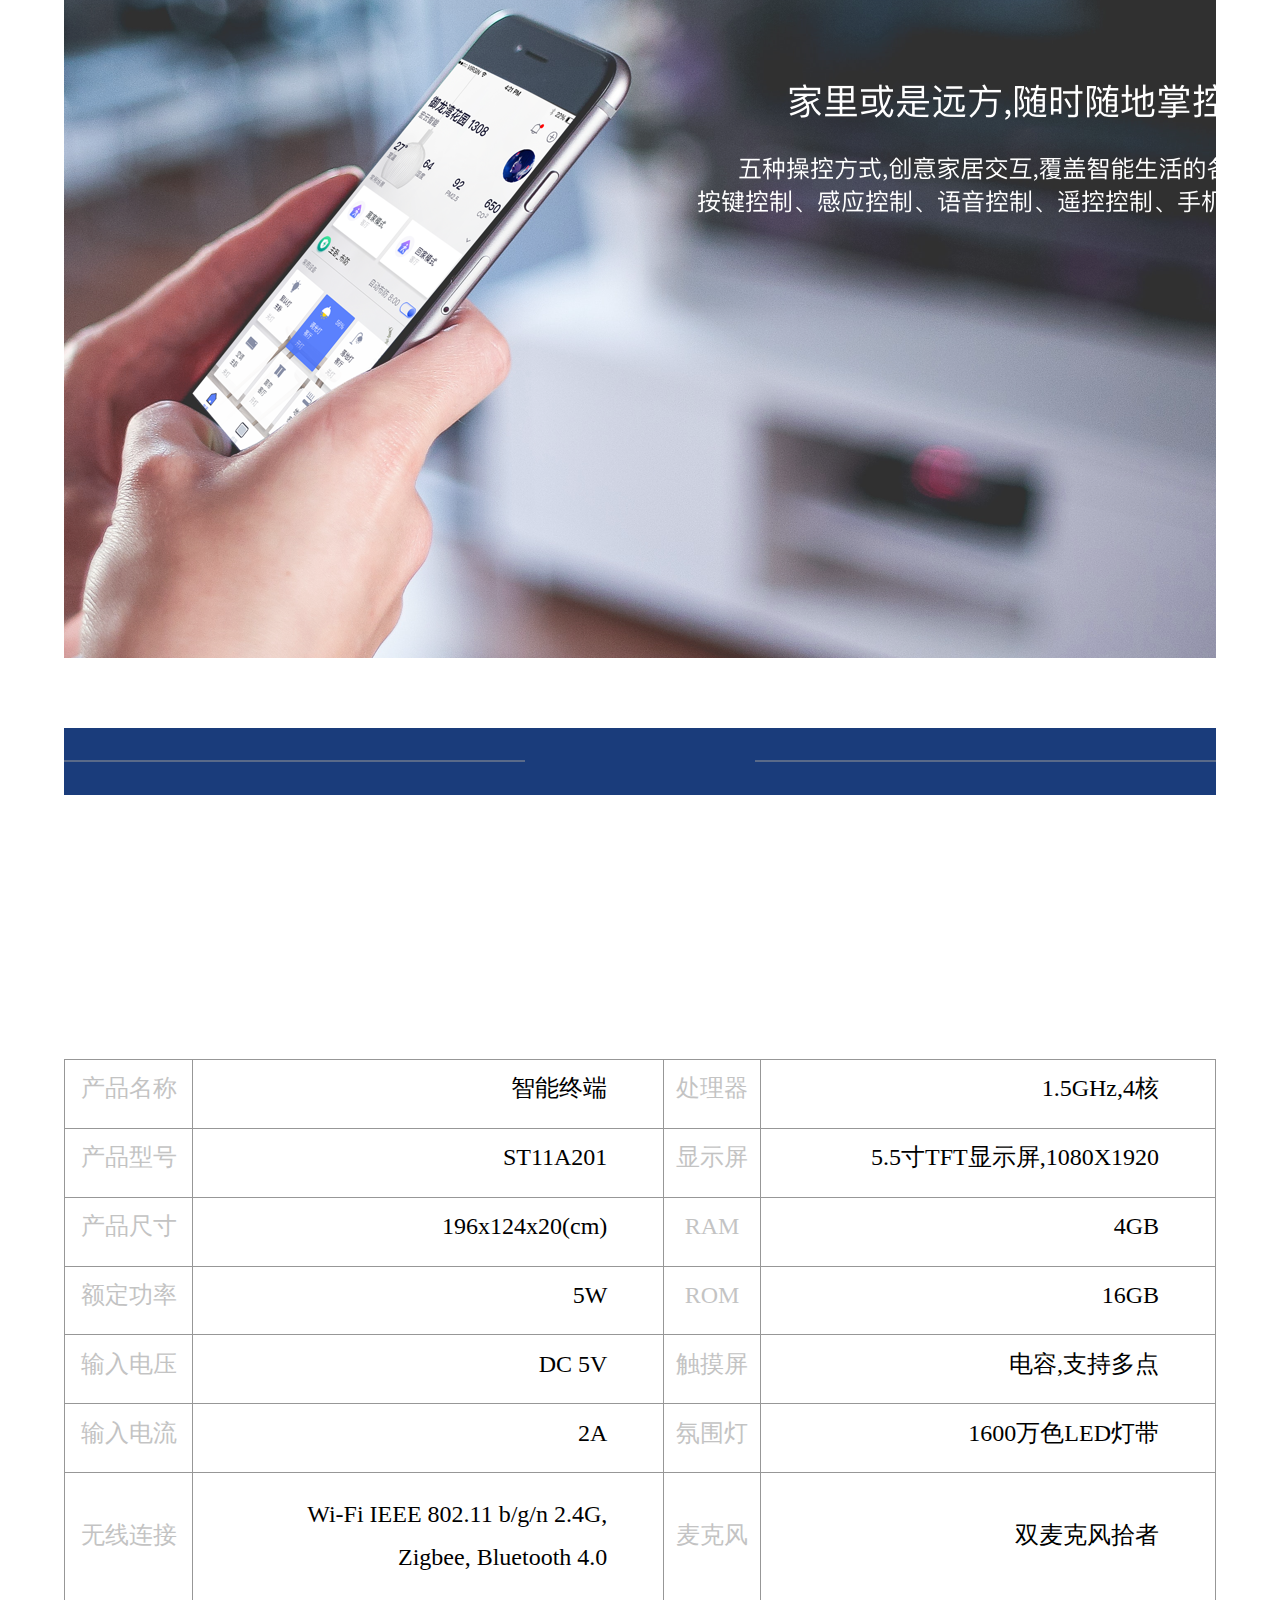
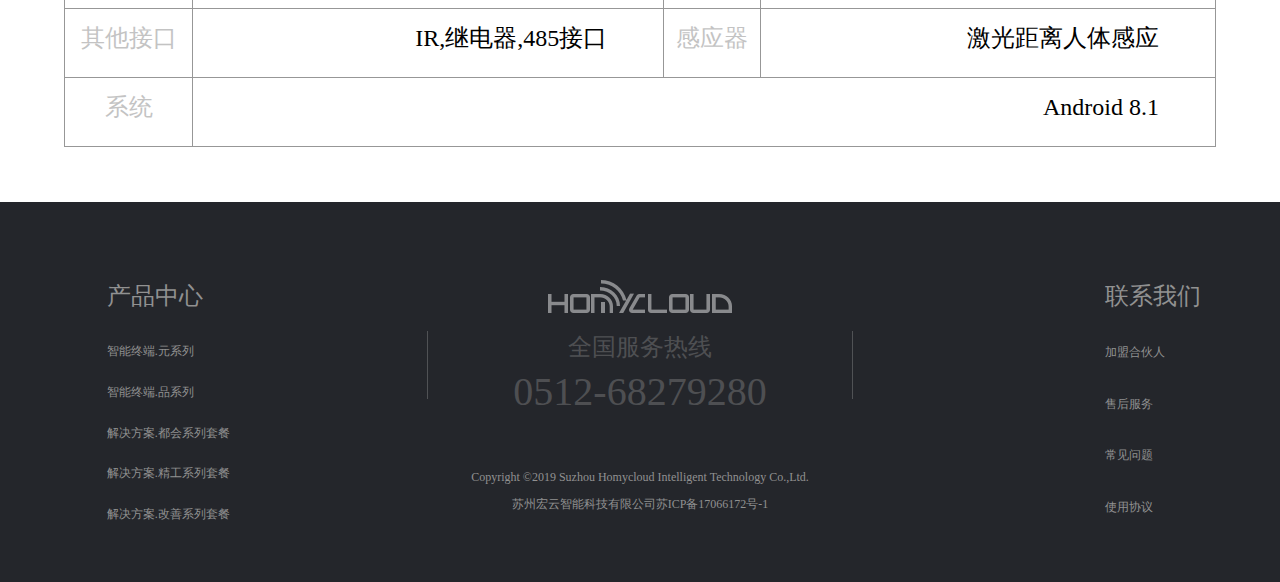
<file: productSeries.html>
<!DOCTYPE html>
<html lang="en">
<head>
	<meta charset="UTF-8">
	<meta name="viewport" content="width=device-width, initial-scale=1.0">
	<meta name="description" content="欢迎来到宏云官网">
	<link rel="stylesheet" href="css/bootstrap.css">
	<link rel="stylesheet" href="css/common.css">
	<link rel="stylesheet" href="css/productSeries.css">
	<title>宏云官网</title>
</head>
<body>
	<header>
		<nav id="navbar">
			<div class="header-logo">
				<img src="images/logo.png" alt="logo">
			</div>
			<div class="container">
				<ul class="clearfix">
					<li >
						<a class="current" href="index.html">首页</a>
					</li>
					<li class="father">
						<a href="intelligentTerminal.html">产品中心</a>
						<div class="banner-product">
							<div class="banner-product-right">
								<div class="banner-product-item1">
									<a href="#"><span>终端元系列</span></a>
								</div>
								<div class="banner-product-item2">
									<a href="#"><span>终端品系列</span></a>
								</div>
								<div class="banner-product-item3">
									<a href="#"><span>执行器</span></a>
								</div>
								<div class="banner-product-item4">
									<a href="#"><span>网关</span></a>
								</div>
								<div class="banner-product-item5">
									<a href="#"><span>附件</span></a>
								</div>
							</div>
						</div>
					</li>
					<li class="father">
						<a href="solution.html">解决方案</a>
						<div class="banner-product">
						<div class="banner-product-right">
							<div class="banner-product-item1">
								<a href="#"><span>都会系列套餐</span></a>
							</div>
							<div class="banner-product-item2">
								<a href="#"><span>精工系列套餐</span></a>
							</div>
							<div class="banner-product-item3">
								<a href="#"><span>改善系列套餐</span></a>
							</div>
						</div>
					</div>
					</li>
					<li><a href="support.html">服务支持</a></li>
					<li><a href="aboutUs.html">关于我们</a></li>
				</ul>
			</div>
		</nav>
	</header>
	<div class="main-content">
		<div class="banner-product-picture1">
			<img src="./images/banner_product_center03.png" alt="" width="100%" height="100%">
		</div>
		<div class="banner-product-picture2-word">
			<p>宏云智能家居系统</p>
			<div>

			</div>
			<p>品系列拓扑图</p>
		</div>
		<div class="banner-product-picture2">
			<img src="./images/img_topology01.png" alt="" width="100%" height="100%">
		</div>
		<div class="banner-product-picture3-word">
			<p>设备实景布置图</p>
		</div>
		<div class="banner-product-picture3-content">
			<p>把先进可靠的技术隐藏在简洁的产品理念之中,无需额外专业调试工具</p>
			<p>即可完成整体智能家居的部署</p>
		</div>
		<div class="banner-product-picture3">
			<img src="./images/product_center_plan.png" alt=""  width="80%" height="100%">
		</div>
		<div class="banner-product-picture4">
			<div class="banner-product-picture4-title">
				<p>主要功能</p>
			</div>
			<div class="banner-product-picture4-content">
				<p>智能终端作为设备总网关，支持WiFi、Zigbee、Bluetooth三种主流无线通信协议，</p>
				<p>支持多种设备接入，实现设备控制、消息提醒、语音控制等功能</p>
			</div>
		</div>
		<div class="banner-product-picture5">
			<div class="banner-product-picture5-inside">
				<div class="banner-product-picture5-inside-item1">
					<p>丰富的配色  搭配不同的装修风格</p>
				</div>
				<div class="banner-product-picture5-inside-item2"></div>
				<div class="banner-product-picture5-inside-item3">
					<img src="./images/product_center13.png" alt="">
				</div>
				<div class="banner-product-picture5-inside-item4">
					<p>MODERN</p>
				</div>
			</div>
			<div class="banner-product-picture5-outside">
				<div class="banner-product-picture5-outside-1"></div>
				<div class="banner-product-picture5-outside-2"></div>
				<div class="banner-product-picture5-outside-3"></div>
			</div>
		</div>
		<div class="banner-product-picture6">

		</div>
		<div class="banner-product-picture7">

		</div>
		<div class="banner-product-parameter">
			<div class="banner-product-parameter-names-1"></div>
			<div class="banner-product-parameter-names-2">
				<p>产品参数</p>
			</div>
			<div class="banner-product-parameter-names-3"></div>
		</div>
		<div class="banner-product-parameter-content">
			<table>
				<tr>
					<td class="product-parameter-table-names">
						<p>产品名称</p>
					</td>
					<td class="product-parameter-table-content">
						<p>智能终端</p>
					</td>
					<td class="product-parameter-table-names">
						<p>处理器</p>
					</td>
					<td class="product-parameter-table-content">
						<p>1.5GHz,4核</p>
					</td>
				</tr>
				<tr>
					<td class="product-parameter-table-names">
						<p>产品型号</p>
					</td>
					<td class="product-parameter-table-content">
						<p>ST11A201</p>
					</td>
					<td class="product-parameter-table-names">
						<p>显示屏</p>
					</td>
					<td class="product-parameter-table-content">
						<p>5.5寸TFT显示屏,1080X1920</p>
					</td>
				</tr>
				<tr>
					<td class="product-parameter-table-names">
						<p>产品尺寸</p>
					</td>
					<td class="product-parameter-table-content">
						<p>196x124x20(cm)</p>
					</td>
					<td class="product-parameter-table-names">
						<p>RAM</p>
					</td>
					<td class="product-parameter-table-content">
						<p>4GB</p>
					</td>
				</tr>
				<tr>
					<td class="product-parameter-table-names">
						<p>额定功率</p>
					</td>
					<td class="product-parameter-table-content">
						<p>5W</p>
					</td>
					<td class="product-parameter-table-names">
						<p>ROM</p>
					</td>
					<td class="product-parameter-table-content">
						<p>16GB</p>
					</td>
				</tr>
				<tr>
					<td class="product-parameter-table-names">
						<p>输入电压</p>
					</td>
					<td class="product-parameter-table-content">
						<p>DC 5V</p>
					</td>
					<td class="product-parameter-table-names">
						<p>触摸屏</p>
					</td>
					<td class="product-parameter-table-content">
						<p>电容,支持多点</p>
					</td>
				</tr>
				<tr>
					<td class="product-parameter-table-names">
						<p>输入电流</p>
					</td>
					<td class="product-parameter-table-content">
						<p>2A</p>
					</td>
					<td class="product-parameter-table-names">
						<p>氛围灯</p>
					</td>
					<td class="product-parameter-table-content">
						<p>1600万色LED灯带</p>
					</td>
				</tr>
				<tr>
					<td class="product-parameter-table-names">
						<p>无线连接</p>
					</td>
					<td class="product-parameter-table-content">
						<p>Wi-Fi IEEE 802.11 b/g/n 2.4G,</p>
						<p>Zigbee, Bluetooth 4.0</p>
					</td>
					<td class="product-parameter-table-names">
						<p>麦克风</p>
					</td>
					<td class="product-parameter-table-content">
						<p>双麦克风拾者</p>
					</td>
				</tr>
				<tr>
					<td class="product-parameter-table-names">
						<p>其他接口</p>
					</td>
					<td class="product-parameter-table-content">
						<p>IR,继电器,485接口</p>
					</td>
					<td class="product-parameter-table-names">
						<p>感应器</p>
					</td>
					<td class="product-parameter-table-content">
						<p>激光距离人体感应</p>
					</td>
				</tr>
				<tr>
					<td class="product-parameter-table-names">
						<p>系统</p>
					</td>
					<td colspan="3" class="product-parameter-table-content">
						<p>Android 8.1</p>
					</td>
				</tr>
			</table>
		</div>
	</div>
	<footer id="main-footer">
		<div class="product-center">
			<div>
				<div class="product-center-name">
					<span>产品中心</span>
				</div>
				<div class="product-center-list1">
					<span>智能终端.元系列</span>
				</div>
				<div class="product-center-list2">
					<span>智能终端.品系列</span>
				</div>
				<div class="product-center-list3">
					<span>解决方案.都会系列套餐</span>
				</div>
				<div class="product-center-list4">
					<span>解决方案.精工系列套餐</span>
				</div>
				<div class="product-center-list5">
					<span>解决方案.改善系列套餐</span>
				</div>
			</div>
		</div>
		<div class="hotline">
			<div class="hotline-logo">
				<img src="./images/logo1.png" alt="" width="184px" height="33px">
			</div>
			<div class="hotline-border">
				<div class="hotline-name">
					<span>全国服务热线</span>
				</div>
				<div class="hotline-telephone">
					<span>0512-68279280</span>
				</div>
			</div>
			<div class="company-information">
				<p>Copyright &copy;2019 Suzhou Homycloud Intelligent Technology Co.,Ltd.</p>
				<p>苏州宏云智能科技有限公司苏ICP备17066172号-1</p>
			</div> 
		</div>
		<div class="contact-us">
			<div>
				<div class="contact-us-name">
					<span>联系我们</span>
				</div>
				<div class="contact-us-name-item1">
					<span>加盟合伙人</span>
				</div>
				<div class="contact-us-name-item2">
					<span>售后服务</span>
				</div>
				<div class="contact-us-name-item3">
					<span>常见问题</span>
				</div>
				<div class="contact-us-name-item4">
					<span>使用协议</span>
				</div>
			</div>
		</div>
	</footer>
</body>
</html>
</file>
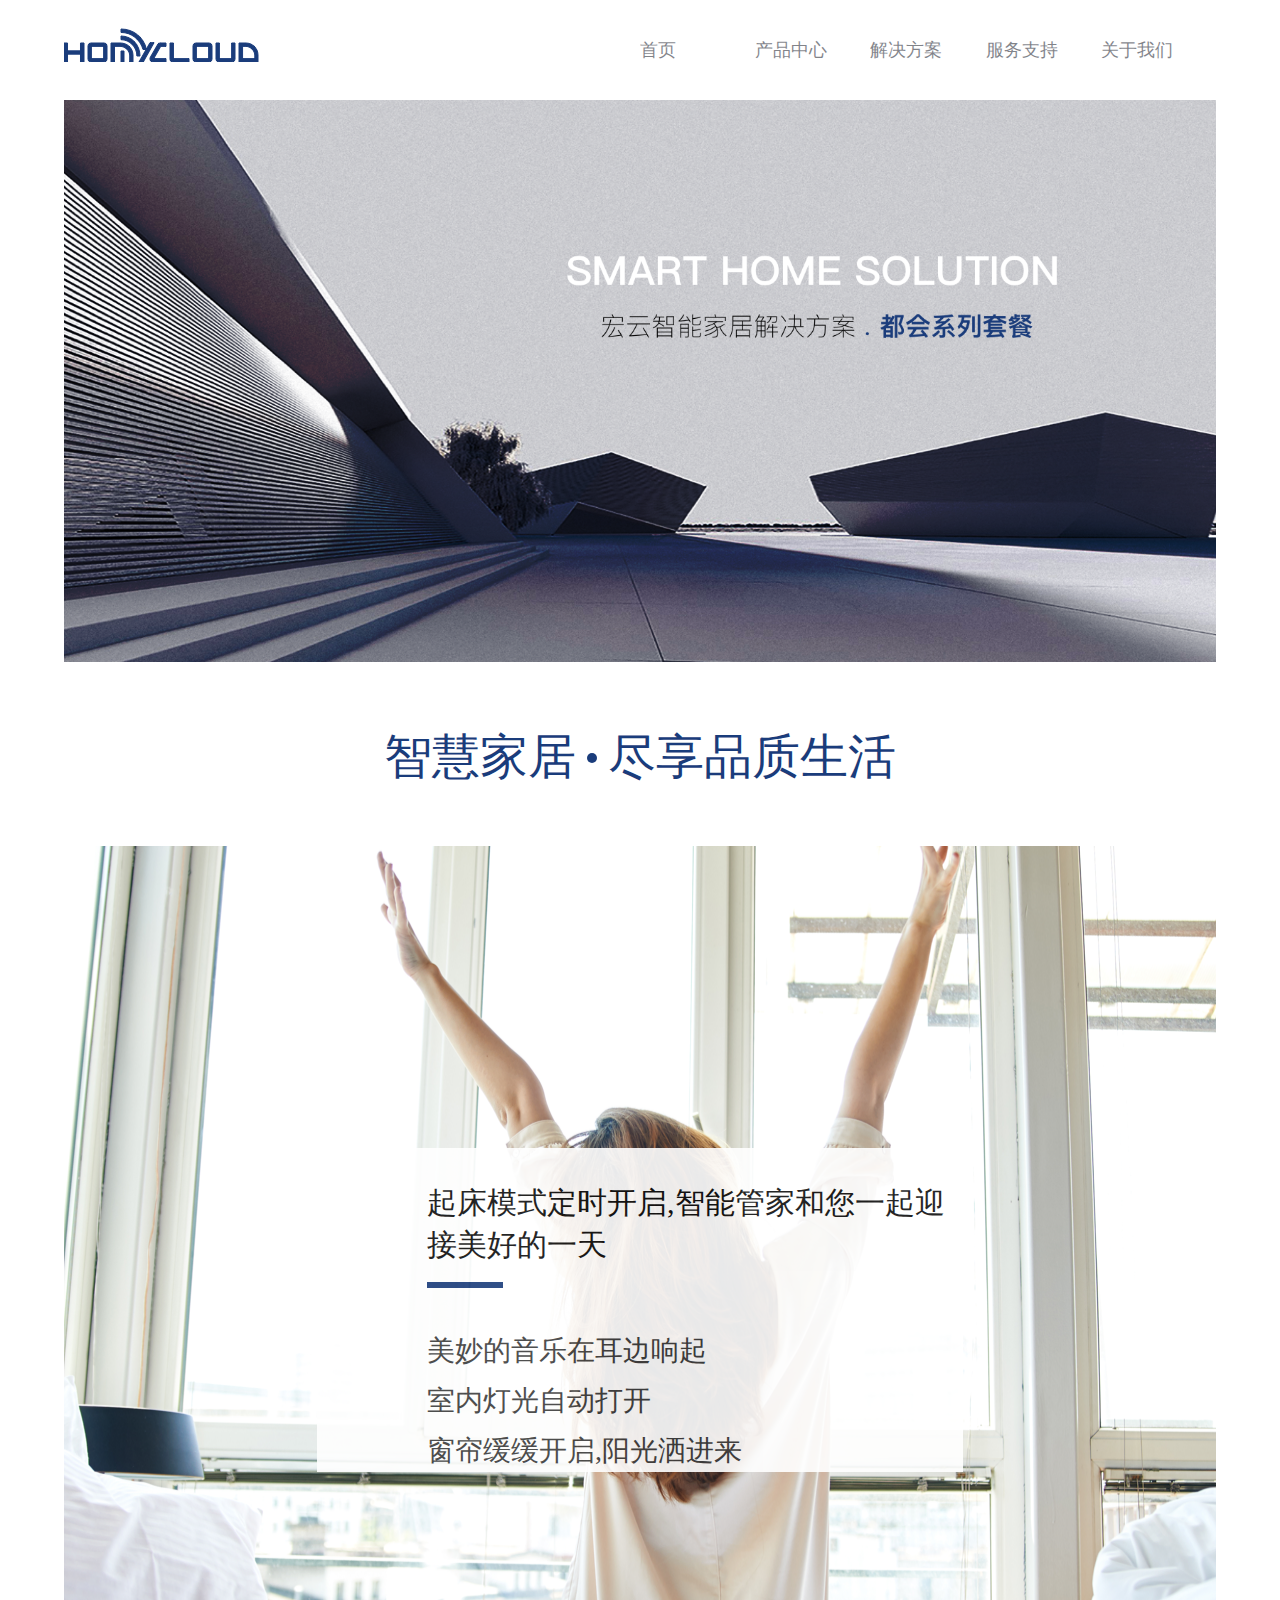
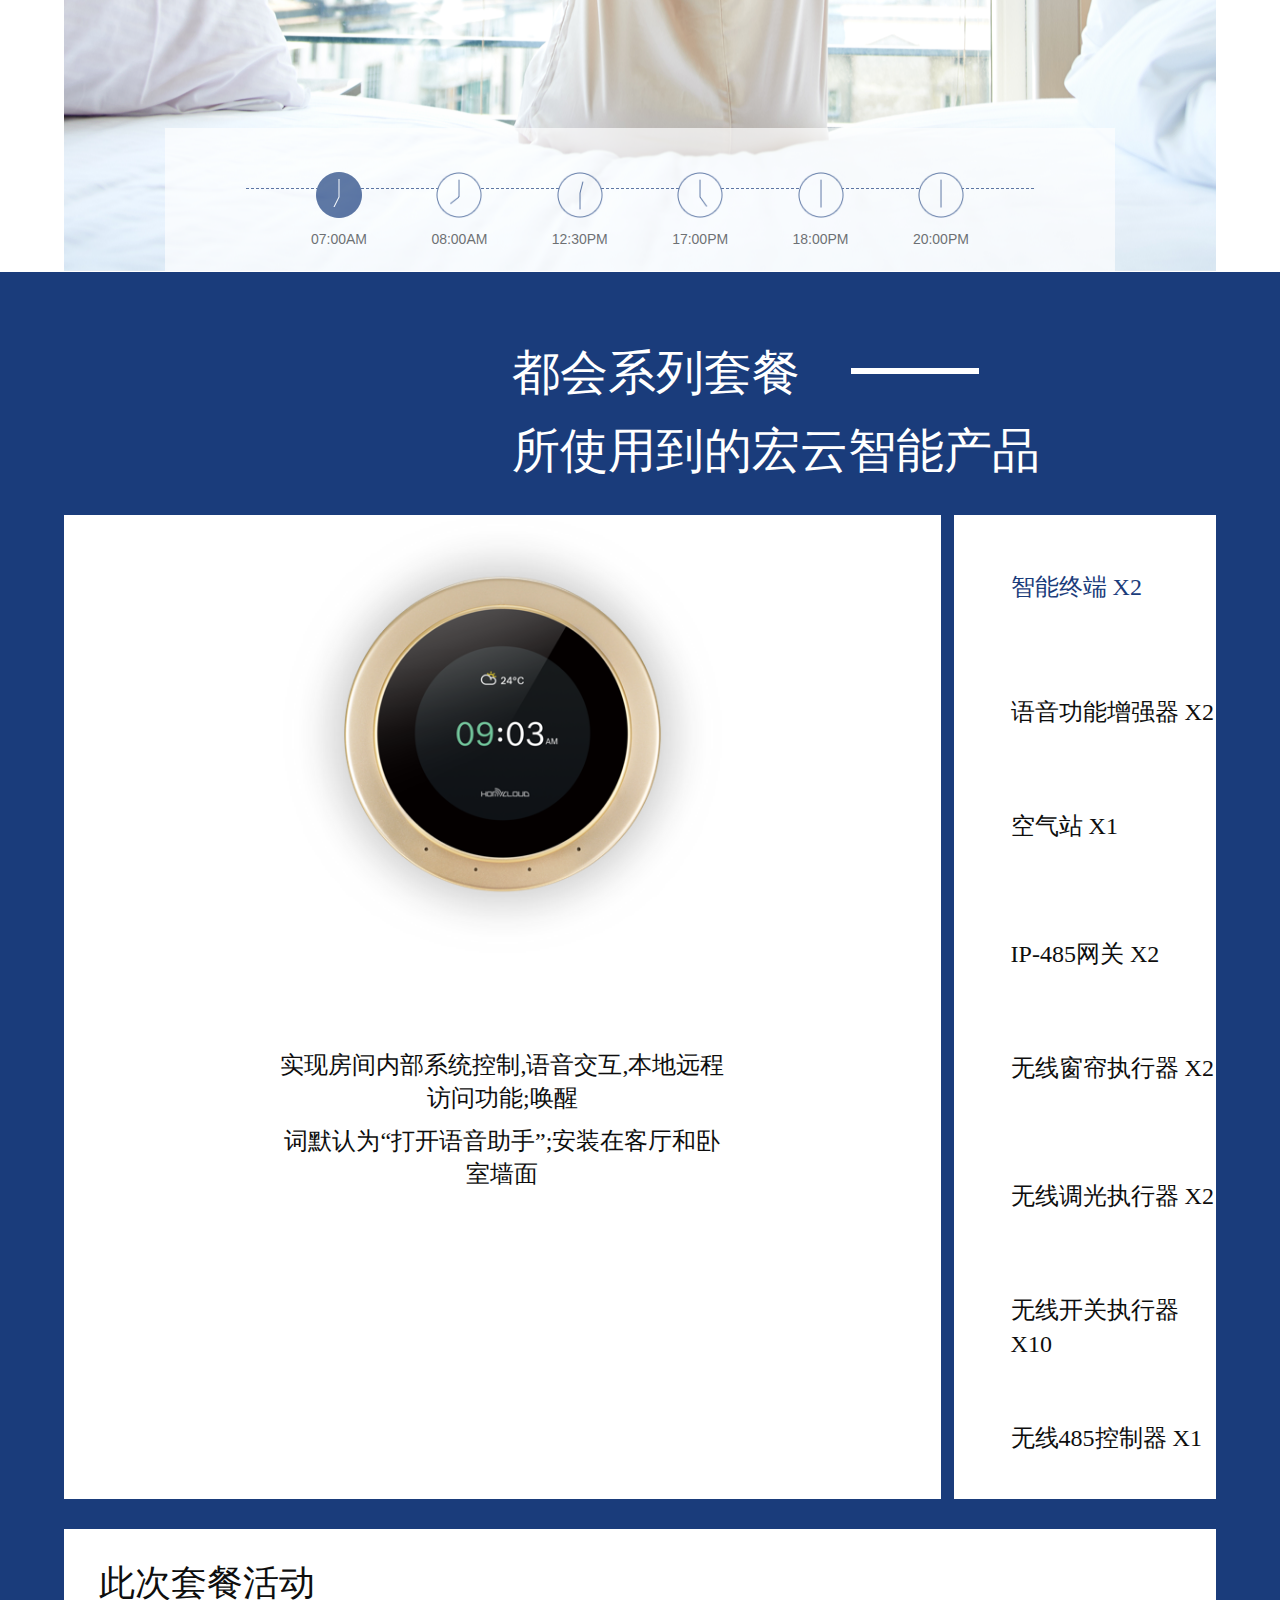
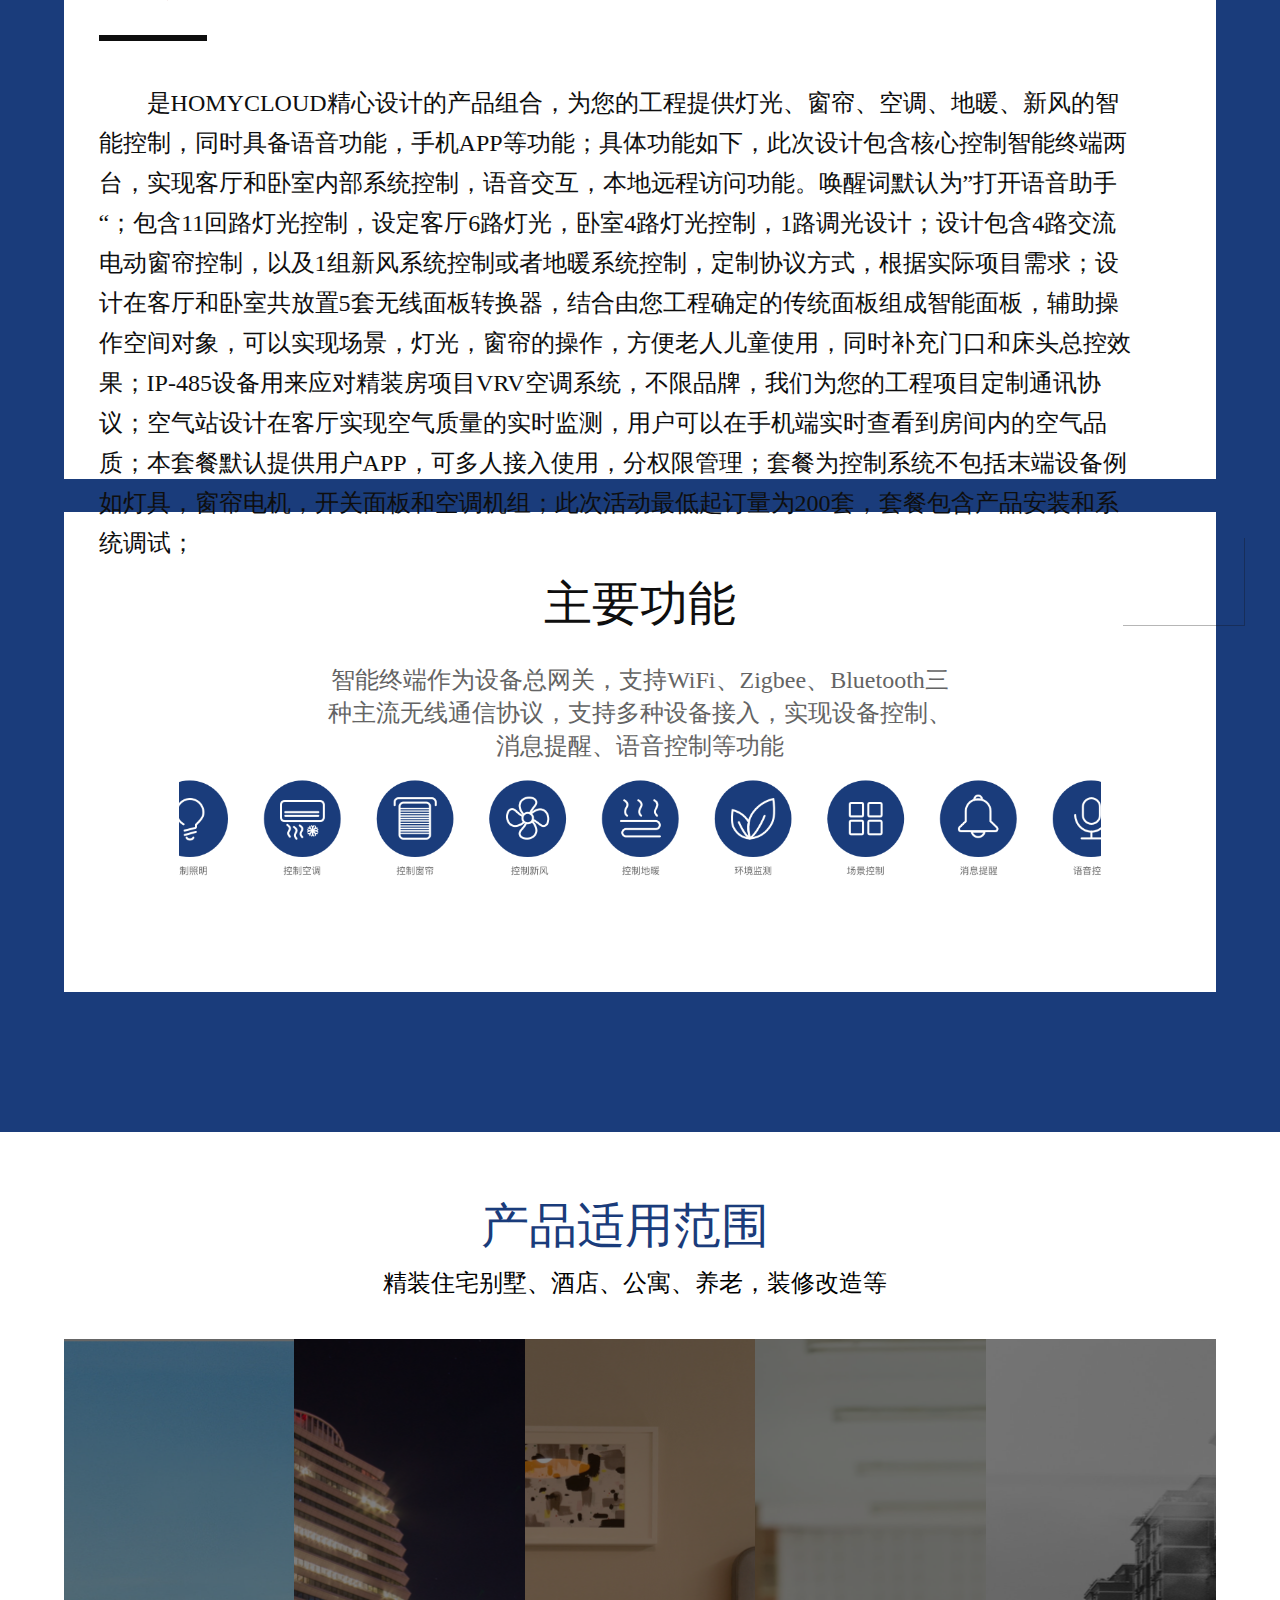
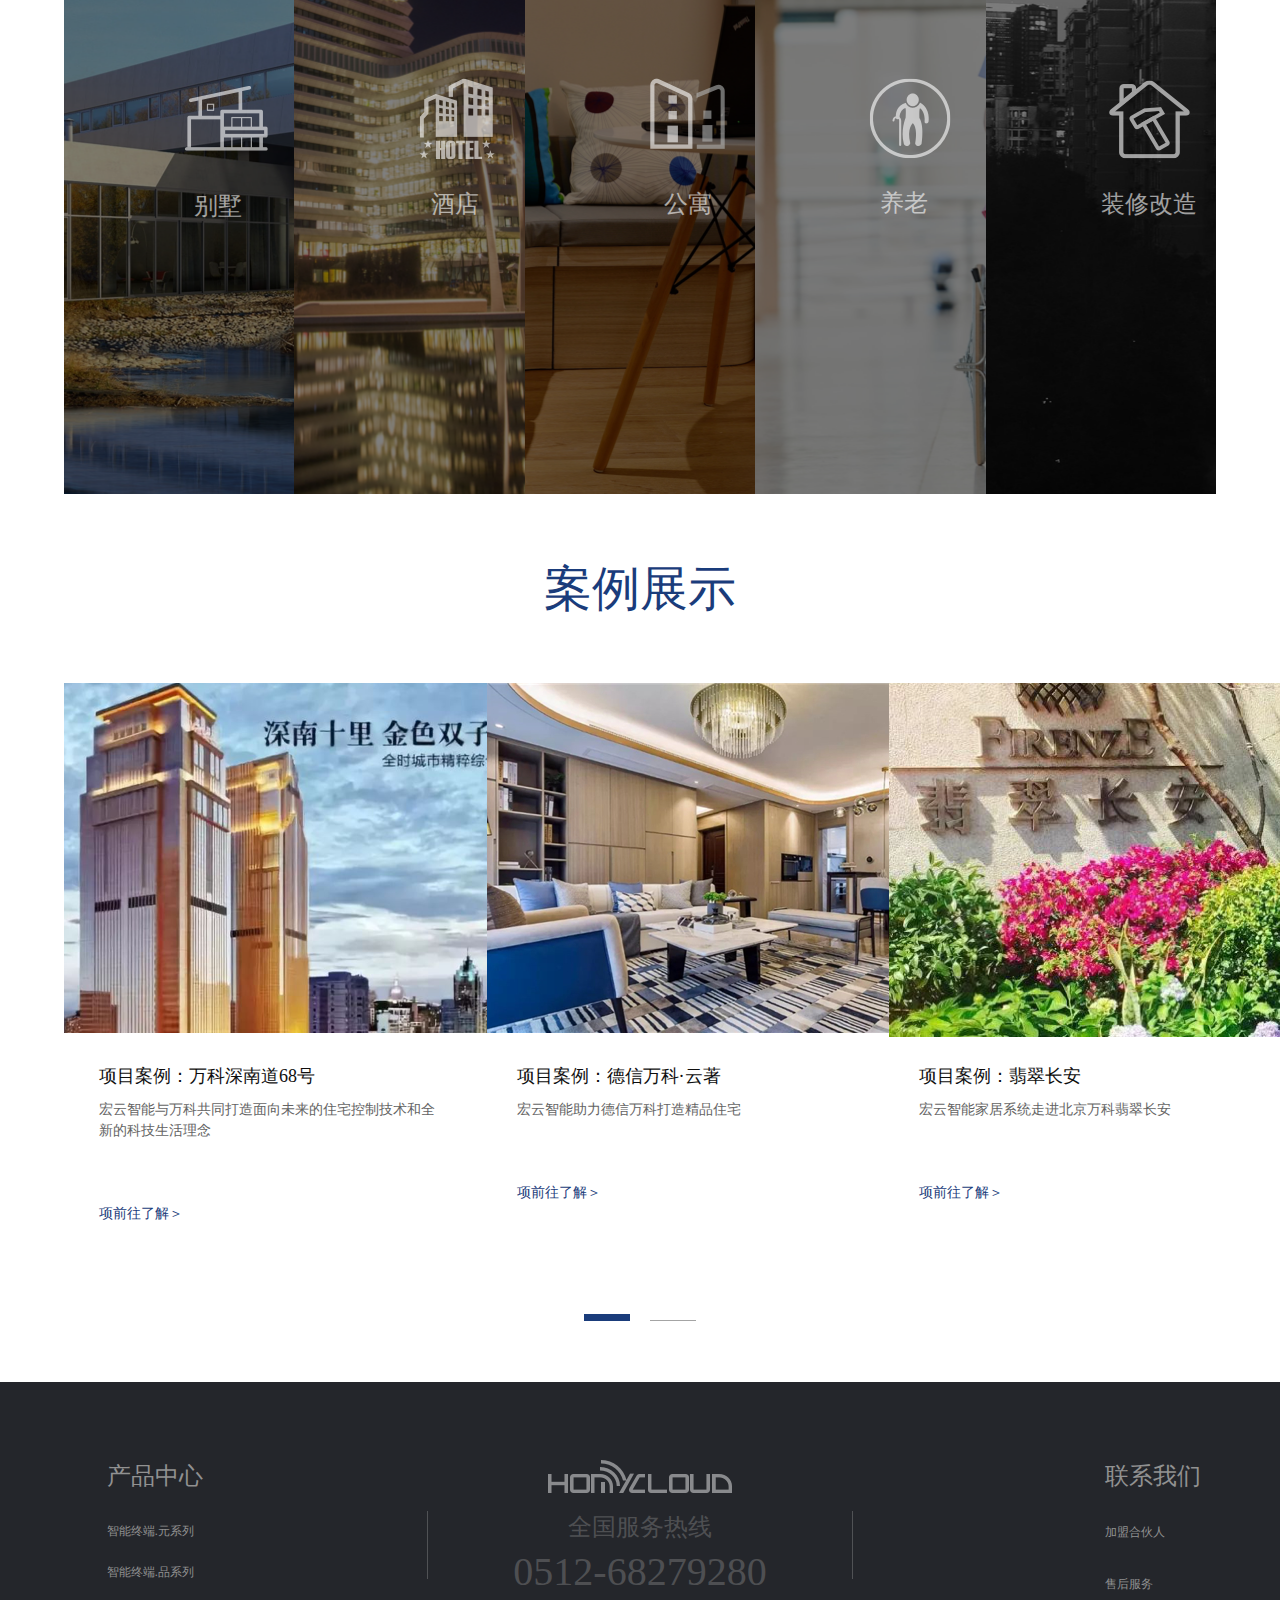
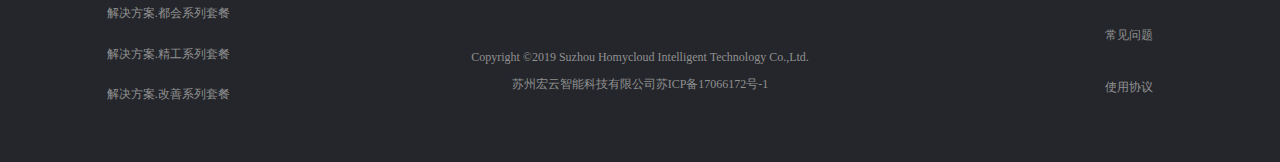
<file: solution.html>
<!DOCTYPE html>
<html lang="en">
<head>
	<meta charset="UTF-8">
	<meta name="viewport" content="width=device-width, initial-scale=1.0">
	<meta name="description" content="欢迎来到宏云官网">
	<link rel="stylesheet" href="css/bootstrap.css">
	<link rel="stylesheet" href="css/common.css">
	<link rel="stylesheet" href="css/solution.css">
	<title>宏云官网</title>
</head>
<body>
	<header> 
		<nav id="navbar">
			<div class="header-logo">
				<img src="images/logo.png" alt="logo">
			</div>
			<div class="container">
				<ul class="clearfix">
					<li >
						<a class="current" href="index.html">首页</a>
					</li>
					<li class="father">
						<a href="intelligentTerminal.html">产品中心</a>
						<div class="banner-product">
							<div class="banner-product-right">
								<div class="banner-product-item1">
									<a href="#"><span>终端元系列</span></a>
								</div>
								<div class="banner-product-item2">
									<a href="#"><span>终端品系列</span></a>
								</div>
								<div class="banner-product-item3">
									<a href="#"><span>执行器</span></a>
								</div>
								<div class="banner-product-item4">
									<a href="#"><span>网关</span></a>
								</div>
								<div class="banner-product-item5">
									<a href="#"><span>附件</span></a>
								</div>
							</div>
						</div>
					</li>
					<li class="father">
						<a href="solution.html">解决方案</a>
						<div class="banner-product">
						<div class="banner-product-right">
							<div class="banner-product-item1">
								<a href="#"><span>都会系列套餐</span></a>
							</div>
							<div class="banner-product-item2">
								<a href="#"><span>精工系列套餐</span></a>
							</div>
							<div class="banner-product-item3">
								<a href="#"><span>改善系列套餐</span></a>
							</div>
						</div>
					</div>
					</li>
					<li><a href="support.html">服务支持</a></li>
					<li><a href="aboutUs.html">关于我们</a></li>
				</ul>
			</div>
		</nav>
	</header>
	<div class="banner">
		<div class="banner-picture">
			<img src="./images/banner_solution.png" alt="" width="100%" height="100%">
		</div>
		<div class="smart-home">
			<div>智慧家居</div>
			<div class="blue-dot"></div>
			<div>尽享品质生活</div>
		</div>
		<div class="solution-picture">
			<div class="solution-words">
				<div class="solution-words-names">
					<span>起床模式定时开启,智能管家和您一起迎接美好的一天</span>
				</div>
				<div class="solution-words-names-blue-bar"></div>
				<div class="solution-words-detail">
					<p>美妙的音乐在耳边响起</p>
					<p>室内灯光自动打开</p>
					<p>窗帘缓缓开启,阳光洒进来</p>
				</div>
			</div>
			<div class="time-picture-list">
				<div class="time-picture-list-border"></div>
				<div class="time-picture-list-picture" class="clearfix">
					<div>
						<img src="./images/ic_clock01_pre.png" alt="" width="46px"  height="46px">
						<div class="time-picture-list-number">
							<span>07:00AM</span>
						</div>
					</div>
					<div>
						<img src="./images/ic_clock02_nor.png" alt="" width="46px"  height="46px">
						<div class="time-picture-list-number">
							<span>08:00AM</span>
						</div>
					</div>
					<div>
						<img src="./images/ic_clock03_nor.png" alt="" width="46px"  height="46px">
						<div class="time-picture-list-number">
							<span>12:30PM</span>
						</div>
					</div>
					<div>
						<img src="./images/ic_clock04_nor.png" alt="" width="46px"  height="46px">
						<div class="time-picture-list-number">
							<span>17:00PM</span>
						</div>
					</div>
					<div>
						<img src="./images/ic_clock05_nor.png" alt="" width="46px"  height="46px">
						<div class="time-picture-list-number">
							<span>18:00PM</span>
						</div>
					</div>
					<div>
						<img src="./images/ic_clock05_nor.png" alt="" width="46px"  height="46px">
						<div class="time-picture-list-number">
							<span>20:00PM</span>
						</div>
					</div>
				</div>
			</div>
		</div>
	</div>
	<div class="hongyun-intelligent-products">
		<div class="hongyun-intelligent-products-names">
			<div class="hongyun-intelligent-products-names-detail">
				<span>都会系列套餐</span>
			</div>
			<div class="hongyun-intelligent-products-names-detail-white-note"></div>
		</div>
		<div class="hongyun-intelligent-products-names-detail-item">
			<span>所使用到的宏云智能产品</span>
		</div>
		<div class="hongyun-intelligent-products-picture">
			<div class="hongyun-intelligent-products-picture-left">
				<div class="hongyun-intelligent-products-picture-left-item1">
					<img src="./images/img_ solution06.png" alt="" width="100%" height="100%"> 
				</div>
				<div class="hongyun-intelligent-products-picture-left-item2">
					<p>实现房间内部系统控制,语音交互,本地远程访问功能;唤醒</p>
					<p>词默认为“打开语音助手”;安装在客厅和卧室墙面</p>
				</div>
			</div>
			<div class="hongyun-intelligent-products-picture-right">
				<div class="picture-right-item1">
					<div class="picture-right-item1-words">
						<span>智能终端 X2</span>
					</div>
				</div>
				<div class="picture-right-item2">
					<div class="picture-right-item2-words">
						<span>语音功能增强器 X2</span>
					</div>
				</div>
				<div class="picture-right-item3">
					<div class="picture-right-item3-words">
						<span>空气站 X1</span>
					</div>
				</div>
				<div class="picture-right-item4">
					<div class="picture-right-item4-words">
						<span>IP-485网关 X2</span>
					</div>
				</div>
				<div class="picture-right-item5">
					<div class="picture-right-item5-words">
						<span>无线窗帘执行器 X2</span>
					</div>
				</div>
				<div class="picture-right-item6">
					<div class="picture-right-item6-words">
						<span>无线调光执行器 X2</span>
					</div>
				</div>
				<div class="picture-right-item7">
					<div class="picture-right-item7-words">
						<span>无线开关执行器 X10</span>
					</div>
				</div>
				<div class="picture-right-item8">
					<div class="picture-right-item8-words">
						<span>无线485控制器 X1</span>
					</div>
				</div>
			</div>
		</div>	
		<div class="activity">
			<div class="activity-names">
				<p>此次套餐活动</p>
			</div>
			<div class="activity-black-note"></div>
			<div class="activity-detail">
				<p>是HOMYCLOUD精心设计的产品组合，为您的工程提供灯光、窗帘、空调、地暖、新风的智能控制，同时具备语音功能，手机APP等功能；具体功能如下，此次设计包含核心控制智能终端两台，实现客厅和卧室内部系统控制，语音交互，本地远程访问功能。唤醒词默认为”打开语音助手“；包含11回路灯光控制，设定客厅6路灯光，卧室4路灯光控制，1路调光设计；设计包含4路交流电动窗帘控制，以及1组新风系统控制或者地暖系统控制，定制协议方式，根据实际项目需求；设计在客厅和卧室共放置5套无线面板转换器，结合由您工程确定的传统面板组成智能面板，辅助操作空间对象，可以实现场景，灯光，窗帘的操作，方便老人儿童使用，同时补充门口和床头总控效果；IP-485设备用来应对精装房项目VRV空调系统，不限品牌，我们为您的工程项目定制通讯协议；空气站设计在客厅实现空气质量的实时监测，用户可以在手机端实时查看到房间内的空气品质；本套餐默认提供用户APP，可多人接入使用，分权限管理；套餐为控制系统不包括末端设备例如灯具，窗帘电机，开关面板和空调机组；此次活动最低起订量为200套，套餐包含产品安装和系统调试；</p>
				<div class="activity-detail-blank-box"></div>
			</div>
			<div class="major-function">
				<div class="major-function-names">
					<span>主要功能</span>
				</div>
				<div class="major-function-item">
					<p>智能终端作为设备总网关，支持WiFi、Zigbee、Bluetooth三种主流无线通信协议，支持多种设备接入，实现设备控制、消息提醒、语音控制等功能</p>
				</div>
				<div class="major-function-picture"></div>
			</div>
		</div>
	</div>
	<div class="major-function-suit">
		<span>产品适用范围</span>
	</div>
	<div class="major-function-range">
		<span>精装住宅别墅、酒店、公寓、养老，装修改造等</span>
	</div>
	<div class="major-function-range-picture"> 
		<div class="office-building-villa-rendering-visualization">
			<div>
				<img src="./images/ic_villa_nor.png" alt="">
			</div>
			<span>别墅</span>
		</div>
		<div class="hotel">
			<div>
				<img src="./images/ic_hotel_nor.png" alt="">
			</div>
			<span>酒店</span>
		</div>
		<div class="hotel-guest-room">
			<div>
				<img src="./images/ic_apartment_nor.png" alt="">
			</div>
			<span>公寓</span>
		</div>
		<div class="asia-assistance-carer-caretaker">
			<div>
				<img src="./images/ic_aged_nor.png" alt="">
			</div>
			<span>养老</span>
		</div>
		<div class="buildings-houses-apartments">
			<div>
				<img src="./images/ic_transform_nor.png" alt="">
			</div>
			<span>装修改造</span>
		</div>
	</div>
	<div class="case-presentation">
		<span>案例展示</span>
	</div>
	<div class="case-presentation-picture">
		<div class="case-presentation-picture-item1">
			<div class="case-presentation-picture-item1-img">
				<img src="./images/img_case01.png" alt="" width="520px" height="350px">
			</div>
			<div class="case-presentation-picture-item1-names">
				<span>项目案例：万科深南道68号</span>
			</div>
			<div class="case-presentation-picture-item1-detail">
				<span>宏云智能与万科共同打造面向未来的住宅控制技术和全新的科技生活理念</span>
			</div>
			<div class="case-presentation-picture-item1-jump">
				<span>项前往了解＞</span>
			</div>
		</div>
		<div class="case-presentation-picture-item2">
			<div class="case-presentation-picture-item2-img">
				<img src="./images/img_case02.png" alt="" width="520px" height="350px">
			</div>
			<div class="case-presentation-picture-item2-names">
				<span>项目案例：德信万科·云著</span>
			</div>
			<div class="case-presentation-picture-item2-detail">
				<span>宏云智能助力德信万科打造精品住宅</span>
			</div>
			<div class="case-presentation-picture-item2-jump">
				<span>项前往了解＞</span>
			</div>
		</div>
		<div class="case-presentation-picture-item3"> 
			<div class="case-presentation-picture-item3-img">
				<img src="./images/img_case03.png" alt="" width="522px" height="354px">
			</div>
			<div class="case-presentation-picture-item3-names">
				<span>项目案例：翡翠长安</span>
			</div>
			<div class="case-presentation-picture-item3-detail">
				<span>宏云智能家居系统走进北京万科翡翠长安</span>
			</div>
			<div class="case-presentation-picture-item3-jump">
				<span>项前往了解＞</span>
			</div>
		</div>
	</div>
	<div class="case-presentation-picture-choice">
		<div class="case-presentation-picture-choice-left"></div>
		<div class="case-presentation-picture-choice-right"></div>
	</div>
	<footer id="main-footer">
		<div class="product-center">
			<div>
				<div class="product-center-name">
					<span>产品中心</span>
				</div>
				<div class="product-center-list1">
					<span>智能终端.元系列</span>
				</div>
				<div class="product-center-list2">
					<span>智能终端.品系列</span>
				</div>
				<div class="product-center-list3">
					<span>解决方案.都会系列套餐</span>
				</div>
				<div class="product-center-list4">
					<span>解决方案.精工系列套餐</span>
				</div>
				<div class="product-center-list5">
					<span>解决方案.改善系列套餐</span>
				</div>
			</div>
		</div>
		<div class="hotline">
			<div class="hotline-logo">
				<img src="./images/logo1.png" alt="" width="184px" height="33px">
			</div>
			<div class="hotline-border">
				<div class="hotline-name">
					<span>全国服务热线</span>
				</div>
				<div class="hotline-telephone">
					<span>0512-68279280</span>
				</div>
			</div>
			<div class="company-information">
				<p>Copyright &copy;2019 Suzhou Homycloud Intelligent Technology Co.,Ltd.</p>
				<p>苏州宏云智能科技有限公司苏ICP备17066172号-1</p>
			</div> 
		</div>
		<div class="contact-us">
			<div>
				<div class="contact-us-name">
					<span>联系我们</span>
				</div>
				<div class="contact-us-name-item1">
					<span>加盟合伙人</span>
				</div>
				<div class="contact-us-name-item2">
					<span>售后服务</span>
				</div>
				<div class="contact-us-name-item3">
					<span>常见问题</span>
				</div>
				<div class="contact-us-name-item4">
					<span>使用协议</span>
				</div>
			</div>
		</div>
	</footer>
</body>
</html>
</file>
<file: css/common.css>
/* navbar */
#navbar{
	padding-top: 28px;
	color: #fff;
	height: 100px;
	display: flex;
	flex-direction: row;
	width: 90%;
	margin: 0 auto;
}

.header-logo,.container{
	width: 50%;
	padding: 0;
}

.container li,.container ul{
	list-style:none;
	padding:0;
	margin:0;
 }

.container li { 
	width: 20%;
	float:left; 
	margin-top: 10px;
	height: 72px;
 }

 #navbar a{
	opacity: 0.5;
	font-family: PingFangSC-Regular;
	font-size: 18px;
	color: #050916;
	line-height: 25px;
	text-decoration:none;
}

#navbar a:hover{
	opacity: 1;
	color: #000000;
} 
#navbar a span{
	opacity: 0.5;
    font-family: PingFangSC-Regular;
    font-size: 16px;
    color: #FFFFFF;
    line-height: 22px;
}
#navbar a span:hover{
	opacity: 0.5;
    font-family: PingFangSC-Regular;
    font-size: 16px;
    color: #FFFFFF;
    line-height: 22px;
} 
/* main-foot */

#main-footer{
	width: 100%;
	margin: 0 auto;
	height: 380px;
	background: #24262B;
	display: flex;
	flex-direction:row;
}

.product-center{
	width: 40%;
}

.product-center>div{
	text-align: left;
	margin-left: 25%;
}

.product-center-name>span{
	font-family: PingFangSC-Regular;
	font-size: 24px;
	color: #919191;
	text-align: center;
	line-height: 33px;
	letter-spacing: 0;
}

.product-center-name{
	margin-top: 78px;
	height: 33px;
}

.product-center-list1{
	margin-top: 27px;
}

.product-center-list2{
	margin-top: 21px;
}

.product-center-list3{
	margin-top: 20.5px;
}

.product-center-list4{
	margin-top: 20.8px;
}

.product-center-list5{
	margin-top: 20.7px;
}


.product-center-list1>span,.product-center-list2>span,.product-center-list3>span,.product-center-list4>span,.product-center-list5>span{
	font-family: PingFangSC-Regular;
	font-size: 12px;
	color: #919191;
	text-align: center;
	line-height: 17px;
	letter-spacing: 0;
}

.hotline-logo{
	height: 33px;
	margin-top: 78px;
}

.hotline{
  width: 40%;
  text-align: center;
}

.hotline-border{
  opacity: 0.39;
  border: 1px solid #979797;
  border-top: none;
  border-bottom: none;
  height: 68px;
}

.hotline-name{
  height: 33px;
  margin: 18px auto 0 auto;
}

.hotline-name>span{
	font-family: PingFangSC-Regular;
	font-size: 24px;
	color: #919191;
	text-align: center;
	line-height: 33px;
	letter-spacing: 0;
}

.hotline-telephone{
	height: 56px;
}

.hotline-telephone>span{
	font-family: PingFangSC-Regular;
	font-size: 40px;
	color: #919191;
	line-height: 56px;
	letter-spacing: 0;
	text-align: center;
}

.company-information{
  height: 37px;
  margin-top: 70px;
}

.company-information>p{
	font-family: PingFangSC-Regular;
	font-size: 12px;
	color: #919191;
  text-align: center;
  line-height: 17px;
  letter-spacing: 0;
}

.contact-us{
	width: 40%;
	margin-top: 78px;
}

.contact-us>div{
	margin-left: 59%;
}

.contact-us-name{
  height: 33px;
}

.contact-us-name>span{
  font-family: PingFangSC-Regular;
  font-size: 24px;
  color: #919191;
	line-height: 33px;
	letter-spacing: 0;
  text-align: center;
}

.contact-us-name-item1{
	margin-top: 28px;
}

.contact-us-name-item2{
	margin-top: 32px;
}

.contact-us-name-item3{
	margin-top: 31px;
}

.contact-us-name-item4{
  margin-top: 32px;
}

.contact-us-name-item1>span,.contact-us-name-item2>span,.contact-us-name-item3>span,.contact-us-name-item4>span{
  font-family: PingFangSC-Regular;
  font-size: 12px;
  color: #919191;
	line-height: 17px;
	letter-spacing: 0;
  text-align: center;
}
/* main-content */ 
.main-content{
	width: 90%;
	height: auto;
	margin: 0 auto;
	margin-bottom: 60px;
}


.banner-product{
	height: 54px;
	background: #1A3C7B;
	display: flex;
	flex-direction: row;
}

.banner-product>div{
	/* width: 50%; */
}

.banner-product-right{
	display: flex;
	flex-direction: row;
	height: 54px;
    line-height: 54px;
}

.banner-product-right>div{
	width: 20%;
}

.banner-product-item1>span,.banner-product-item2>span,.banner-product-item4>span,.banner-product-item5>span{
	opacity: 0.5;
	font-family: PingFangSC-Regular;
	font-size: 16px;
	color: #FFFFFF;
	line-height: 22px;
}

.banner-product-item3>span{
	font-family: PingFangSC-Regular;
	font-size: 16px;
	color: #FFFFFF;
	line-height: 22px;
}

.banner-product-introduce{
	height: 730px;
	background: #F1F1F1;
	display: flex;
	flex-direction: row;
}

.banner-product-introduce-left{
	width: 848px;
	height: 658px;
}

.banner-product-introduce-left-picture{
	width: 444px;
	height: 440px;
	margin-top: 54px;
	margin-left: 139px;
	border: 1px solid #8E8E8E;
}

.banner-product-introduce-left-picture>img{
	margin-top: 130px;
	margin-left: 120px
}

.banner-product-introduce-left-list{
	width: 573.1px;
	height: 79px;
	margin-top: 85px;
	display: flex;
	flex-direction: row;
}

.banner-product-introduce-left-list-1{
	width: 21.2px;
	height: 21.2px;
	margin-left: 149.1px;
	margin-top: 28.9px;
}

.banner-product-introduce-left-list-2{
	width: 79px;
	height: 79px;
	margin-left: 20.9px;
}

.banner-product-introduce-left-list-2>img{
	width: 68px;
	height: 63px;
	margin-top: 5px;
	margin-left: 6px;
}

.banner-product-introduce-left-list-3>img{
	margin-top: 12px;
}

.banner-product-introduce-left-list-4>img{
	margin-top: 5px;
}

.banner-product-introduce-left-list-3,.banner-product-introduce-left-list-4{
	width: 79px;
	height: 79px;
	margin-left: 61px;
}

.banner-product-introduce-left-list-5{
	width: 21.2px;
	height: 21.2px;
	margin-left: 14.9px;
	margin-top: 28.9px;
}

.banner-product-introduce-right{
	width: 772px;
	height: 604px;
	margin-top: 54px;
	background: #FFFFFF;
	box-shadow: 0 12px 13px 0 rgba(0,0,0,0.09);
}

.banner-product-introduce-right-title{
	margin-left: 100px;
	margin-top: 47px;
}

.banner-product-introduce-right-title>p{
	font-family: PingFangSC-Regular;
	font-size: 36px;
	color: #050505;
	letter-spacing: 3.6px;
	line-height: 50px;
}

.banner-product-introduce-right-title-1{
	margin-left: 100px;
}

.banner-product-introduce-right-title-1>span{
	font-family: PingFangSC-Regular;
	font-size: 18px;
	color: #050505;
	letter-spacing: 1.8px;
}

.banner-product-introduce-right-title-2{
	width: 50px;
	height: 6px;
	background: #1A3C7B;
	margin-top: 9px;
	margin-left: 100px;
}

.banner-product-introduce-right-content{
	width: 444px;
	height: 60px;
	margin-top: 29px;
	margin-left: 100px;
}

.banner-product-introduce-right-content>p{
	font-family: PingFangSC-Regular;
	font-size: 18px;
	color: #0E0E0E;
	letter-spacing: 2px;
	line-height: 30px;
}

.banner-product-introduce-right-bottom-list{
	display: flex;
	flex-direction: row;
}

.banner-product-introduce-right-bottom-left{
	width: 18px;
	height: 18px;
	border: 0px solid #1A3C7B;
	border-width: 0px 0px 0 0;
	transform: rotate(45deg);
	margin-top: 315px;
	margin-left: 471px;
	background: #fff;
}

.banner-product-introduce-right-bottom-right{
	width: 159px;
	height: 24px;
	background: #1A3C7B;
	margin-top: 312px;
	margin-left: -8px;
}

.banner-product-parameter{
	height: 810px;
	background: #1A3C7B;
	margin: 0 auto;
}

.banner-product-parameter-title{
	position: relative;
	top: 56px;
	margin-left: 5%;
	height: 50px;
}

.banner-product-parameter-title>p{
	font-family: PingFangSC-Regular;
	font-size: 36px;
	color: #FFFFFF;
	letter-spacing: 4px;
	line-height: 50px;
}

.banner-product-parameter-names{
	width: 90%;
	height: 50px;
	display: flex;
	flex-direction: row;
	position: relative;
	top: 128px;
	margin:0 auto;
}

.banner-product-parameter-names-1{
	width: 32%;
	height: 25px;
	opacity: 0.5;
	border-bottom: 1px solid #FFFFFF;
}

.banner-product-parameter-names-2{
	width: 36%;
	text-align: center;
}

.banner-product-parameter-names-2>p{
	font-family: PingFangSC-Regular;
	font-size: 36px;
	color: #FFFFFF;
	line-height: 50px;
}

.banner-product-parameter-names-3{
	width: 32%;
	height: 25px;
	opacity: 0.5;
	border-bottom: 1px solid #FFFFFF;
}

.banner-product-parameter-content{
	position: relative;
	top: 195px;
	margin:0 auto;
}

table{
	width: 90%;
	height: 369px;
	border-collapse: collapse;
	margin: 0 auto;
}

table tr td{
	border: 1px solid #FFFFFF;
}

.product-parameter-table-names>p{
	opacity: 0.5;
	font-family: PingFangSC-Regular;
	font-size: 24px;
	color: #FFFFFF;
	text-align: center;
	line-height: 33px;
}

.product-parameter-table-content>p{
	font-family: PingFangSC-Regular;
	font-size: 24px;
	color: #FFFFFF;
	text-align: right;
	padding-right: 25px;
	line-height: 33px;
}
.banner-product {
	display: none;
	width: 90%;
	position: fixed;
	top: 100px;
	left: 5%;
	padding-left: 50%;
}
.father:hover .banner-product{
	display: block ;
}
</file>
<file: css/index.css>
/* main-content */ 
.main-content{
	width: 90%;
	height: auto;
	margin: 0 auto;
	background: #fff;
}

.banner{
	background:url('../images/banner_home.png') no-repeat center center/cover;
	height:790px;
}

.banner-names{
	text-align: center;
	position: relative;
	top: 119px;
}

.banner-names>span{
	font-family: PingFangSC-Semibold;
	font-size: 72px;
	color: #FFFFFF;
	letter-spacing: 0;
	line-height: 100px;
}

.banner-content{
	width: 1002px;
	margin: 130px auto 0 auto;
}

.banner-content>p{
	font-family: PingFangSC-Regular;
	font-size: 24px;
	color: #FFFFFF;
	letter-spacing: 0;
	line-height: 33px;
}

/* products-lists */
.products-lists{
	width: 100%;
	height: 550px;
	background: #1A3C7B;
	margin-top: 41px;
}

.products{
	background: #1A3C7B;
	padding: 20px 25px 15px 25px;
	display: flex;
	flex-direction:row;
	justify-content: space-between;
}

.products>div{
	width: 19%;
	height: 300px;
	background: #FFF;
}

.products-names p{
	font-family: PingFangSC-Semibold;
	font-size: 20px;
	color: #FFFFFF;
	line-height: 40px;
}

.products-introduce{
	height: 70px;
}

.products-introduce p{
	opacity: 0.5;
	font-family: PingFangSC-Regular;
	font-size: 14px;
	color: #FFFFFF;
	line-height: 22px;
}

.ic-next{
	width: 116px;
	height: 32px;
	background: #fff;
}

.ic-next>span{
	font-family: PingFangSC-Regular;
	font-size: 16px;
	color: #1A3C7B;
	line-height: 28px;
	letter-spacing: 0;
	width: 64px;
	height: 28px;
	margin: 44px 0px 5px 8px;
}

/* topological-graph */

.topological-graph{
	width: 100%;
	height: 67px;
	margin-top: 98px; 
	text-align: center;
}

.topological-graph>span{
	font-family: PingFangSC-Semibold;
	font-size: 48px;
	color: #1A3C7B;
}

.topological-graph-series{
	display: flex;
	flex-direction:row;
	width: 100%;
	margin-top: 106px;
}

.series-left{
	width: 50%;
}

.series-right{
	width: 50%;
}

.meta-series-name{
	width: 109.6px;
	height: 39.4px;
	margin: 0 auto;
	background: #1A3C7B;
}

.meta-series-name>p{
	font-family: PingFangSC-Regular;
	font-size: 24px;
	color: #FFFFFF;
	padding: 3.4px 15.6px 3.4px 15px;
}

.product-series-name{
	width: 110px;
	height: 40px;
	margin: 0 auto;
	background: #1A3C7B;
}

.product-series-name>p{
	font-family: PingFangSC-Regular;
	font-size: 24px;
	color: #FFFFFF;
	padding: 2px 16px 2px 17px;
}

.meta-series-picture{
	margin-top: 27.3px;
	margin-right: 4%;
	background: #F1F1F1;
}

.product-series-picture{
	margin-top: 27.3px;
	margin-left: 4%;
	background: #EAEAEA;
}

.suit{
	width: 100%;
	height: 73px;
	text-align: center;
	margin-top: 37px;
}

.suit>span{
	font-family: PingFangSC-Semibold;
	font-size: 48px;
	color: #1A3C7B;
	text-align: center;
	line-height: 67px;
	letter-spacing: 0;
}

.range{
	width: 100%;
	height: 33px;
	text-align: center;
}

.range>span{
	font-family: PingFangSC-Regular;
	font-size: 24px;
	color: #000000;
	text-align: center;
}

/* range-picture */

.range-picture{
	width: 100%;
	height: 755.1px;
	display: flex;
	flex-direction:row;
	margin-top: 39.9px;
}

.office-building-villa-rendering-visualization{
	width: 20%;
	background:url('../images/office_building-villa-rendering-visualization.png') no-repeat center center/cover;
}

.hotel{
	width: 20%;
	background:url('../images/building_high_hotel_lights.png') no-repeat center center/cover;
}

.hotel-guest-room{
	width: 20%;
	background:url('../images/hotel_guest_room.png') no-repeat center center/cover;
}

.asia-assistance-carer-caretaker{
	width: 20%;
	background:url('../images/asia_assistance_carer_caretaker.png') no-repeat center center/cover;
}

.buildings-houses-apartments{
	width: 20%;
	background:url('../images/buildings_houses_apartments.png') no-repeat center center/cover;
}

.office-building-villa-rendering-visualization>div{
	margin: 347px 119.9px 38.2px 121px;
}

.hotel>div{
	margin: 339.5px 124.8px 26.7px 124.8px;
}

.hotel-guest-room>div{
	margin: 339.8px 123.5px 37.1px 125.7px;
}

.asia-assistance-carer-caretaker>div{
	margin: 339.7px 127.8px 27.1px 114.3px;
}

.buildings-houses-apartments>div{
	margin: 341.4px 121.2px 27.7px 123.1px;
}

.office-building-villa-rendering-visualization>span{
	margin-left: 130px;
}

.hotel>span{
	margin-left: 136.2px;
}

.hotel-guest-room>span{
	margin-left: 139.4px;
}

.asia-assistance-carer-caretaker>span{
	margin-left: 124.6px;
}

.buildings-houses-apartments>span{
	margin-left: 115px;
}

.range-picture span{
	opacity: 0.6;
	font-family: PingFangSC-Regular;
	font-size: 24px;
	color: #FFFFFF;
	text-align: center;
}

/* advantage */

.advantage{
	width: 100%;
	height: 573px;
	margin-top: 61px;
	background: #1A3C7B;
}

.advange-title{
	text-align: center;
	width: 100%;
	height: 68px;
	position: relative;
	top: 76px;
}

.advange-title>h1{
	font-family: PingFangSC-Semibold;
	color: #FFFFFF;
	line-height: 68px;
	letter-spacing: 0;
}

.specific-advantages{
	width: 100%;
	height: 573px;
	display: flex;
	flex-direction:row;
	margin-top: 140px;
}

.specific-advantages-item1>img,.specific-advantages-item2>img,.specific-advantages-item3>img{
	width: 159px;
	height: 159px;
}

.specific-advantages-item1-name,.specific-advantages-item2-name,.specific-advantages-item3-name{
	height: 33px;
	text-align: center;
}

.specific-advantages-item1-name>span,.specific-advantages-item2-name>span,.specific-advantages-item3-name>span{
	font-family: PingFangSC-Regular;
	font-size: 24px;
	color: #FFFFFF;
	line-height: 33px;
	letter-spacing: 0;
}

.specific-advantages-item1-picture{
	text-align: center;
}

.specific-advantages-item2-picture{
	text-align: center;}

.specific-advantages-item3-picture{
	text-align: center;}

.specific-advantages-item1{
	width: 33%;
}

.specific-advantages-item2{
	width: 33%;
}

.specific-advantages-item3{
	width: 33%;
}

.specific-advantages-item1-info{
	height: 67px;
	width: 198px;
	margin: 0 auto;
}

.specific-advantages-item2-info{
	height: 67px;
	width: 219px;
	margin: 0 auto;
}

.specific-advantages-item3-info{
	height: 101px;
	width: 214px;
	margin: 0 auto;
}

.specific-advantages-item1-info>span,.specific-advantages-item2-info>span,.specific-advantages-item3-info>span{
	opacity: 0.5;
	font-family: PingFangSC-Regular;
	font-size: 23px;
	color: #FFFFFF;
	line-height: 42px;
	letter-spacing: 0;
}

.partner{
	width: 100%;
	height: 78px;
	margin-top: 116.1px;
	text-align: center;
}

.partner>span{
	font-family: PingFangSC-Semibold;
	font-size: 48px;
	color: #1A3C7B;
	line-height: 67px;
	letter-spacing: 0;
}

.partner-picture{
	margin-bottom: 72px;
}
</file>
<file: css/aboutUs.css>
/* main-content */
.main-content{
	width: 90%;
	height: auto;
	margin: 0 auto;
	background: #fff;
}

.banner{
	background:url('../images/banner_about_us.png') no-repeat center center/cover;
	width: 100%;
	height:791px;
	opacity: 0.86;
}

.brief-introduction{
	width: 192px;
	height: 67px;
	margin: 0 auto;
	margin-top: 53px;
}

.brief-introduction>span{
	font-family: PingFangSC-Medium;
	font-size: 48px;
	letter-spacing: 0;
	line-height: 67px;
	color: #1A3C7B;
}

.company-name{
	width: 288px;
	height: 33px;
}

.company-name>span{
	font-family: PingFangSC-Medium;
	font-size: 24px;
	color: #676767;
	letter-spacing: 0;
	line-height: 33px;
}

.underline{
	margin-top: 17px;
	width: 121px;
	height: 6px;
	background: #000;
}

.company-history{
	margin-top: 55px;
}

.company-history>span{
	font-family: PingFangSC-Regular;
	font-size: 24px;
	color: #676767;
	line-height: 40px;
}

.company-vision,.company-mission,.company-core-values{
	font-family: PingFangSC-Medium;
	font-size: 24px;
	color: #676767;
	line-height: 33px;
}

.company-vision{
	margin-top: 40px;
}

.company-hope,.company-mission,.company-core-values{
	margin-top: 20px;
}

.technical-strength{
	height: 868px;
	background:url('../images/img_technical_strength.png') no-repeat center center/cover;
	margin-top: 223px;
}

.technical-strength-name{
	position: relative;
	top: 52px;
	margin:0 auto;
	width: 192px;
	height: 67px;
}

.technical-strength-name>span{
	font-family: PingFangSC-Medium;
	font-size: 48px;
	color: #FFFFFF;
	line-height: 67px;
}

.technical-strength-item1{
	margin-left: 34%;
	margin-top: 97px;
	height: 292px;
	width: 915px;
}

.technical-strength-item1>p,.technical-strength-item1>span,.technical-strength-item2>span,.technical-strength-item2>p{
	width: 915px;
	opacity: 0.6;
	font-family: PingFangSC-Regular;
	font-size: 24px;
	color: #FFFFFF;
	line-height: 40px;
}

.technical-strength-item2{
	margin-top: 62px;
	margin-left: 10%;
}

.company-honor{
	margin-top: 91px;
}

.company-honor-name{
	width: 192px;
	height: 67px;
	margin-top: 92px;
	margin:0 auto;
}

.company-honor-name>span{
	font-family: PingFangSC-Medium;
	font-size: 48px;
	color: #000000;
	line-height: 67px;
}

.company-honor-info{
	margin-top: 21px;
	margin-left: 149px;
	height: 194px;
}

.company-honor-info>span,.company-honor-info>p{
	font-family: PingFangSC-Regular;
	font-size: 24px;
	color: #676767;
	line-height: 40px;
}

.company-honor-picture{
	height: 1205px;
	margin:0 auto;
	margin-bottom: 90px;
}

.company-address{
	width: 100%;
	height: 400px;
	margin-top: 144px;
	background: #F5F5F5;
}

.company-address-detail{
	position: relative;
	top: 54px;
	width: 100%;
	height: 346px;
	margin:0 auto;
}

.company-address-detail>p,.company-address-detail-format>span{
	font-family: PingFangSC-Regular;
	font-size: 24px;
	color: #676767;
	line-height: 40px;
}

.company-address-detail-format{
	margin-top: 50px;
}

.code{
	float: right;
}

.code-word{
	margin-top: -10px;
	margin-left: 10px;
}

.code-word>span{
	font-family: PingFangSC-Regular;
	font-size: 15px;
	letter-spacing: 8px;
	color: #231916;
}
</file>
<file: css/actuator.css>
/* main-content */ 
.main-content{
	width: 90%;
	height: auto;
	margin: 37px auto 0 auto;
	background: #fff;
}

.banner-product1{
	height:791px;
	background:url('../images/banner_product_center.png') no-repeat center center/cover;
}

.product-list{
	height: 160px;
	display: flex;
	flex-direction: row;
}

.product-list>div{
	width: 25%;
	text-align: center;
}

.product-list-terminal-item1,.product-list-terminal-item2,.product-list-terminal-item3,.product-list-terminal-item4{
	height: 160px;
}

.product-list-terminal-item1-words,.product-list-terminal-item2-words,.product-list-terminal-item3-words,.product-list-terminal-item4-words{
	margin:0 auto;
	margin-top: 69px;
}

.product-list-terminal-item1-words>p,.product-list-terminal-item2-words>p,.product-list-terminal-item3-words>p,.product-list-terminal-item4-words>p{
	font-family: PingFangSC-Regular;
	font-size: 18px;
	color: #000000;
	line-height: 25px;
}

.product-list-terminal-item2-ring{
	width: 17px;
	height: 17px;
	border-radius: 50%;
	border: 4px solid #1A3C7B;
	margin-top: 8px;
	margin:0 auto;
}

.actuators-item1{
	height: 557px;
	display: flex;
	flex-direction: row;
	margin-top: 60px;
	background: #F5F5F5;
}

.actuators-item1-left,.actuators-item1-right{
	width: 50%;
	height: 557px;
}

.actuators-item1-right{
	margin-left: 40px;
}

.actuators-item1-left-list{
	display: flex;
	flex-direction: row;
}

.actuators-item1-list-detail-left-words-title{
	margin-top: 110px;
	margin-left: 46px;
}

.actuators-item1-list-detail-left-words-content{
	width: 320px;
	height: 102px;
	margin-top: 16px;
	margin-left: 46px;
}

.actuators-item1-list-detail-left-words-detail{
	display: flex;
	flex-direction: row;
	margin-top: 38px;
	margin-left: 46px;
}

.actuators-item1-list-detail-left-words-next{
	margin-top: 2px;
	margin-left: 10px;
}

.actuators-item1-list-detail-left-words-content>p{
	font-family: PingFangSC-Regular;
	font-size: 24px;
	color: #2F2F2F;
	letter-spacing: 0.67px;
	line-height: 33px;
} 

.actuators-item1-list-detail-left-words-title>span{
	font-family: PingFangSC-Semibold;
	font-size: 36px;
	color: #1A3C7B;
	letter-spacing: 0px;
	line-height: 50px;
}

.actuators-item1-list-detail-left-words-detail>span{
	font-family: PingFangSC-Regular;
	font-size: 24px;
	color: #1A3C7B;
	line-height: 33px;
}

.actuators-item1-list-detail-left-picture{
	width: 297px;
	height: 260px;
	margin-top: 110px;
	margin-left: 73px;
}

.actuators-item1-right-list{
	display: flex;
	flex-direction: row;
}

.actuators-item1-list-detail-right-words-title{
	margin-top: 110px;
	margin-left: 46px;
}

.actuators-item1-list-detail-right-words-content{
	width: 320px;
	height: 102px;
	margin-top: 16px;
	margin-left: 46px;
}

.actuators-item1-list-detail-right-words-detail{
	display: flex;
	flex-direction: row;
	margin-top: 38px;
	margin-left: 46px;
}

.actuators-item1-list-detail-right-words-next{
	margin-top: 2px;
	margin-left: 10px;
}

.actuators-item1-list-detail-right-words-content>p{
	font-family: PingFangSC-Regular;
	font-size: 24px;
	color: #2F2F2F;
	letter-spacing: 0.67px;
	line-height: 33px;
} 

.actuators-item1-list-detail-right-words-title>span{
	font-family: PingFangSC-Semibold;
	font-size: 36px;
	color: #1A3C7B;
	letter-spacing: 0px;
	line-height: 50px;
}

.actuators-item1-list-detail-right-words-detail>span{
	font-family: PingFangSC-Regular;
	font-size: 24px;
	color: #1A3C7B;
	line-height: 33px;
}

.actuators-item1-list-detail-right-picture{
	width: 375px;
	height: 321px;
	margin-top: 71px;
	margin-left: 18px;
}


.product-actuator-item2{
	height: 557px;
	margin-top: 39px;
	display: flex;
	flex-direction: row;
	background: #F5F5F5;
}

.product-actuator-item2-1,.product-actuator-item2-2,.product-actuator-item2-3{
	width: 514px;
	height: 557px;
}

.product-actuator-item2-2{
	margin-left: 38px;
}

.product-actuator-item2-3{
	margin-left: 42px;
}

.product-actuator-item2-1-title{
	margin-top: 36px;
	margin-left: 95px;
}

.product-actuator-item2-2-title,.product-actuator-item2-3-title{
	margin-top: 36px;
	margin-left: 131px;
}

.product-actuator-item2-1-title,.product-actuator-item2-2-title,.product-actuator-item2-3-title{
	font-family: PingFangSC-Semibold;
	font-size: 36px;
	color: #1A3C7B;
	line-height: 50px;
}

.product-actuator-item2-1-contect,.product-actuator-item2-2-contect,.product-actuator-item2-3-contect{
	font-family: PingFangSC-Regular;
	font-size: 24px;
	color: #2F2F2F;
	letter-spacing: 0.67px;
	line-height: 33px;
}

.product-actuator-item2-1-contect{
	margin-left: 81px;
}

.product-actuator-item2-2-contect{
	margin-left: 118px;
}

.product-actuator-item2-3-contect{
	margin-left: 82px;
}

.product-actuator-item2-1-picture{
	width: 292px;
	height: 276px;
	margin-top: 92px;
	margin-left: 112px;
}

.product-actuator-item2-2-picture{
	width: 252px;
	height: 251px;
	margin-top: 98px;
	margin-left: 131px;
}

.product-actuator-item2-3-picture{
	width: 252px;
	height: 243px;
	margin-top: 93px;
	margin-left: 135px;
}
/* product-series-page-number */

.product-series-page-number{
	margin-top: 36px;
	height: 33px;
	display: flex;
	flex-direction: row;
	margin-bottom: 90px;
}

.product-series-page-number-item1,.product-series-page-number-item4{
	width: 17px;
	height: 17px;
}

.product-series-page-number-item1{
	margin-left: 865.5px;
}

.product-series-page-number-item2,.product-series-page-number-item3{
	width: 29px;
	height: 29px;
	margin-left: 36.5px;
}

.product-series-page-number-item2{
	margin-top: -5px;
	background: #1A3C7B;
}

.product-series-page-number-item3{
	margin-top: -6px;
}

.product-series-page-number-item2>p,.product-series-page-number-item3>p{
	font-family: PingFangSC-Regular;
	font-size: 24px;
	letter-spacing: 0.67px;
	line-height: 33px;
	text-align: center;
}

.product-series-page-number-item2>p{
	color: #FFFFFF;
}

.product-series-page-number-item3>p{
	color: #2F2F2F;
}

.product-series-page-number-item4{
	margin-left: 36.5px;
}
</file>
<file: css/terminal.css>
/* main-content */ 
.main-content{
	width: 90%;
	height: auto;
	margin:0 auto;
	background: #fff;
}

.banner-product1{
	width: 100%;
	height:791px;
	background:url('../images/banner_product_center.png') no-repeat center center/cover;
}

.product-list{
	width: 90%;
	height: 160px;
	display: flex;
	flex-direction: row;
	margin: 0 auto;
}

.product-list>div{
	width: 25%;
	text-align: center;
}
.product-list-terminal-item1{
	height: 160px;
}

.product-list-terminal-item2{
	height: 160px;
}

.product-list-terminal-item3{
	height: 160px;
}

.product-list-terminal-item4{
	height: 160px;
}

.product-list-terminal-item1-words,.product-list-terminal-item2-words,.product-list-terminal-item3-words,.product-list-terminal-item4-words{
	margin: 0 auto;
	margin-top: 69px;
}

.product-list-terminal-item1-words>p,.product-list-terminal-item2-words>p,.product-list-terminal-item3-words>p,.product-list-terminal-item4-words>p{
	font-family: PingFangSC-Regular;
	font-size: 18px;
	color: #000000;
	line-height: 25px;
}

.product-list-terminal-item1-ring{
	width: 17px;
	height: 17px;
	border-radius: 50%;
	border: 4px solid #1A3C7B;
	margin-top: 8px;
	margin: 0 auto;
}

.product-meta-series{
	margin-top: 60px;
	height: 557px;
}

.product-meta-series-detail{
	display: flex;
	flex-direction: row;
	background: #F5F5F5;
}

.product-meta-series-left{
	width: 50%;
	margin-left: 4%;
}

.product-meta-series-right{
	/* width: 50%; */
	margin-top: 131px;
}

.product-meta-series-right-title>span,.product-series-left-title{
	font-family: PingFangSC-Semibold;
	font-size: 36px;
	color: #1A3C7B;
	letter-spacing: 1px;
	line-height: 50px;
}

.product-meta-series-right-content{
	width: 707px;
	height: 206px;
	margin-top: 22px;
}

.product-meta-series-right-content>p,.product-series-left-content>p{
	font-family: PingFangSC-Regular;
	font-size: 24px;
	color: #2F2F2F;
	letter-spacing: 0.67px;
	line-height: 33px;
}

.product-meta-series-right-detail{
	margin-top: -9px;
	display: flex;
	flex-direction: row;
}

.product-meta-series-right-detail>span,.product-series-left-detail>span{
	font-family: PingFangSC-Regular;
	font-size: 24px;
	color: #1A3C7B;
	line-height: 33px;
}

.product-meta-series-right-next,.product-series-left-next{
	margin-top: 2px;
	margin-left: 10px;
}

.product-series{
	width: 100%;
	height: 557px;
	margin-top: 40px;
}

.product-series-detail{
	display: flex;
	flex-direction: row;
	background: #F5F5F5;
}

.product-series-left{
	margin-top: 139px;
	margin-left: 10%;
}

.product-series-left-content{
	width: 716px;
	height: 171px;
	margin-top: 22px;
}

.product-series-left-detail{
	display: flex;
	flex-direction: row;
}

.product-series-right{
	float: right;
	margin-top: 126px;
}

.product-series-page-number{
	margin-top: 37px;
	height: 33px;
	display: flex;
	flex-direction: row;
	margin-bottom: 90px;
}

.product-series-page-number-item1,.product-series-page-number-item4{
	width: 17px;
	height: 17px;
}

.product-series-page-number-item1{
	margin-left: 45%;
}

.product-series-page-number-item2,.product-series-page-number-item3{
	width: 29px;
	height: 29px;
	margin-left: 36.5px;
}

.product-series-page-number-item2{
	margin-top: -5px;
	background: #1A3C7B;
}

.product-series-page-number-item3{
	margin-top: -6px;
}

.product-series-page-number-item2>p,.product-series-page-number-item3>p{
	font-family: PingFangSC-Regular;
	font-size: 24px;
	letter-spacing: 0.67px;
	line-height: 33px;
	text-align: center;
}

.product-series-page-number-item2>p{
	color: #FFFFFF;
}

.product-series-page-number-item3>p{
	color: #2F2F2F;
}

.product-series-page-number-item4{
	margin-left: 36.5px;
}
</file>
<file: css/metaSeris.css>
/* main-content */ 
/* .banner{
	width: 90%;
	height: auto;
	margin: 0 auto;
	display: flex;
	flex-direction: row;
} */

/* #navbar{
	height: 70px;
} */

/* .banner>div{
	width: 50%;
	background: #1A3C7B;
} */

.banner-product1{
	height: 61px;
	display: flex;
	flex-direction: row;
}

.banner-product1>div{
	width: 20%;
	margin-top: 22px;
}

.banner-product-item1 span,.banner-product-item3 span,.banner-product-item2 span,.banner-product-item4 span,.banner-product-item5 span{
	font-family: PingFangSC-Regular;
	font-size: 16px;
	color: #FFFFFF;
	line-height: 22px;
	opacity: 0.5;
}

a:hover {
	font-family: PingFangSC-Regular;
	font-size: 16px;
	color: #FFFFFF;
	text-decoration:none;
	opacity: 1;
}

.banner-product-picture1{
	width: 90%;
	height: 791px;
	margin:0 auto;
	background: #F1F1F1;
}
.banner-product-picture1>img{
	width: 100%;
}
.banner-product-picture2{
	width: 90%;
	height: 994px;
	background:url('../images/product_center_banner.png') no-repeat center center/cover;
	margin:0 auto;
}

.banner-product-picture2-item1{
	position: relative;
	top: 120px;
	margin-left: 24%;
}

.banner-product-picture3{
	height: 377px;
	position: relative;
	top: 19px;
	width: 90%;
	margin: 0 auto;
}
.banner-product-picture3>img{
	width: 100%;
}
.banner-product-picture3-info{
	height: 28px;
	margin-top: 59px;
}

.banner-product-picture3-info>p{
	font-family: PingFangSC-Regular;
	font-size: 20px;
	color: #3D3D3D;
	line-height: 28px;
	margin-left: 694px;
}

.banner-product-picture4{
	width: 90%;
	height: 940px;
	background:url('../images/img_main_function.png') no-repeat center center/cover;
	margin:0 auto;
	margin-top: 73px;
}

.banner-product-picture4-item1{
	width: 192px;
	position: relative;
	top: 132px;
	margin: 0 auto;
}

.banner-product-picture4-item1>p{
	font-family: PingFangSC-Regular;
	font-size: 48px;
	color: #0E0E0E;
	line-height: 67px;
}

.banner-product-picture4-item2{
	width: 880px;
	height: 66px;
	position: relative;
	top: 229px;
	margin:0 auto;
}

.banner-product-picture4-item2>p{
	font-family: PingFangSC-Regular;
	font-size: 24px;
	color: #646464;
	text-align: center;
	line-height: 33px;
}

.banner-product-picture5{
	width: 90%;
	height: 942px;
	background:url('../images/img_dial.png') no-repeat center center/cover;
	margin:0 auto;
	margin-top: -48px;
}

.banner-product-picture5-item1{
	width: 192px;
	height: 67px;
	position: relative;
	top: 246px;
	margin-left: 127px;
}

.banner-product-picture5-item1>p{
	font-family: PingFangSC-Regular;
	font-size: 48px;
	color: #FFFFFF;
	line-height: 67px;
}

.banner-product-picture5-item2{
	width: 552px;
	height: 99px;
	margin-top: 246px;
	margin-left: 127px;
}

.banner-product-picture5-item2>p{
	opacity: 0.6;
	font-family: PingFangSC-Regular;
	font-size: 24px;
	color: #FFFFFF;
	line-height: 33px;
}

.banner-product-picture6{
	width: 90%;
	height: 895px;
	background:url('../images/img_sectional_view.png') no-repeat center center/cover;
	margin:0 auto;
}

.banner-product-picture7{
  width: 90%;
  margin:0 auto;
  height: 960px;
  margin-top: 142px;
}

.banner-product-picture7-word{
	width: 425px;
  position: relative;
  top: 68px;
  height: 67px;
  margin:0 auto;
}

.banner-product-picture7-word>p{
  font-family: PingFangSC-Regular;
  font-size: 48px;
  color: #1A3C7B;
}

.banner-product-picture7-content{
	width: 1105px;
	height: 72px;
	position: relative;
	top: 85px;
	margin: 0 auto;
}

.banner-product-picture7-content>p{
  font-family: PingFangSC-Regular;
  font-size: 24px;
  color: #0E0E0E;
  text-align: center;
  line-height: 36px;
}

.banner-product-picture7-item1{
  width: 90%;
  height: 800px;
  background:url('../images/img_voice_module.png') no-repeat center center/cover;
  display: flex;
  flex-direction: row;
  margin-top: -120px;
}

.banner-product-picture7-item1-left{
  margin-top: 285px;
  margin-left: 24%;
}

.banner-product-picture7-item1-right{
  margin-top: 315px;
  margin-left: 9%;
}

.banner-product-picture8{
  width: 90%;
  height: 1080px;
  background:url('../images/img_app_module.png') no-repeat center center/cover;
  margin:0 auto;
}

.banner-product-picture8-item1{
  position: relative;
  top: 82px;
  height: 67px;
  width: 493px;
  margin:0 auto;
}

.banner-product-picture8-item1>p{
  font-family: PingFangSC-Regular;
  font-size: 48px;
  color: #FFFFFF;
}

.banner-product-picture8-item2{
  width: 953px;
  margin-top: 76px;
  margin-left: 333px;
}

.banner-product-picture8-item2>p{
  font-family: PingFangSC-Regular;
  font-size: 24px;
  color: #ADAEB0;
  text-align: center;
  line-height: 36px;
}

.banner-product-parameter1{
	width: 90%;
	height: 67px;
  margin:0 auto;
  margin-top: 74px;
	display: flex;
	flex-direction: row;
}

.banner-product-parameter-names-1{
	width: 620px;
	height: 34px;
  border-bottom: 2px solid #979797;
}

.banner-product-parameter-names-2{
	width: 196px;
	margin:0 auto;
	margin-top: -45px;

}

.banner-product-parameter-names-2>p{
  font-family: PingFangSC-Regular;
  font-size: 48px;
  color: #1A3C7B;
	line-height: 67px;
}

.banner-product-parameter-names-3{
	width:33%;
  height: 34px;
  border-bottom: 2px solid #979797;
	margin-left: 91px;
}

.banner-product-parameter-content{
	margin:0 auto;
	margin-top: 69px;
	margin-bottom: 250px;
}


table{
	width: 90%;
	height: 491px;
	border-collapse: collapse;
	margin: 0 auto;
}

table tr td{
	border: 1px solid #979797;
}

.product-parameter-table-names>p{
  font-family: PingFangSC-Regular;
  font-size: 24px;
  color: #898989;
  text-align: center;
	line-height: 33px;
}

.product-parameter-table-content>p{
  font-family: PingFangSC-Regular;
  font-size: 24px;
  color: #000000;
  line-height: 33px;
  text-align: right;
  margin-right: 66px;
}
</file>
<file: css/productSeries.css>
/* main-content */ 
.main-content{
	width: 90%;
	height: auto;
	margin: 0 auto;
}
/* 
.banner-product1{
	height: 61px;
	background: #1A3C7B;
	display: flex;
	flex-direction: row;

}

.banner-product1>div{
	width: 50%;
}

.banner-product-right{
	display: flex;
	flex-direction: row;
}

.banner-product-right>div{
	width: 20%;
	margin-top: 22px;
} */

.banner-product-item1 span,.banner-product-item3 span,.banner-product-item2 span,.banner-product-item4 span,.banner-product-item5 span{
	opacity: 0.5;
	font-family: PingFangSC-Regular;
	font-size: 16px;
	color: #FFFFFF;
	line-height: 22px;
}

a:hover{
	font-family: PingFangSC-Regular;
	font-size: 16px;
	color: #FFFFFF;
	line-height: 22px;
}

.banner-product-picture1{
	height: 791px;
}

.banner-product-picture2-word{
	width: 754px;
	display: flex;
	flex-direction: row;
	margin-top: 72px;
	margin: 0 auto;
}

.banner-product-picture2-word>p{
	font-family: PingFangSC-Semibold;
	font-size: 48px;
	color: #1A3C7B;
	line-height: 67px;
}

.banner-product-picture2{
	height: 1123px;
	margin: 0 auto;
	margin-top: 25px;
}

.banner-product-picture3-word{
	width: 360px;
	height: 67px;
	position: relative;
	top: 58px;
	margin:0 auto;
}

.banner-product-picture3-word>p{
	font-family: PingFangSC-Semibold;
	font-size: 48px;
	color: #1A3C7B;
	line-height: 67px;
}

.banner-product-picture3-content{
	width: 728px;
	height: 66px;
	position: relative;
	top: 68px;
	margin: 0 auto;
}

.banner-product-picture3-content>p{
	font-family: PingFangSC-Regular;
	font-size: 24px;
	color: #646464;
	text-align: center;
	line-height: 33px;
}

.banner-product-picture3{
	height: 778px;
	margin: 130px auto 0 18%;
	margin-top: 130px;
}

.banner-product-picture4{
	height: 980px;
	margin-top: 24px;
	background:url('../images/img_main_function02.png') no-repeat center center/cover;
}

.banner-product-picture4-title{
	width: 192px;
	height: 67px;
	position: relative;
	top: 48px;
	margin:0 auto;
}

.banner-product-picture4-title>p{
	font-family: PingFangSC-Semibold;
	font-size: 48px;
	color: #FFFFFF;
	line-height: 67px;
}

.banner-product-picture4-content{
	width: 891px;
	height: 66px;
	position: relative;
	top: 92px;
	margin: 0 auto;
}

.banner-product-picture4-content>p{
	opacity: 0.6;
	font-family: PingFangSC-Regular;
	font-size: 24px;
	color: #FFFFFF;
	text-align: center;
	line-height: 33px;
}

.banner-product-picture5{
	height: 1057px;
	background:url('../images/img_reproduction01.png') no-repeat center center/cover;
}

.banner-product-picture5-inside{
	position: relative;
	top: 173px;
	width: 80%;
	height: 698px;
	position: relative;
	top: 173px;
	margin: 0 auto;
	opacity: 0.9;
	background: #FFFFFF;
}

.banner-product-picture5-inside-item1{
	width: 51%;
	height: 67px;
	position: relative;
	top: 60px;
	margin: 0 auto;
}

.banner-product-picture5-inside-item1>p{
	font-family: PingFangSC-Semibold;
	font-size: 48px;
	color: #183772;
	line-height: 67px;
}

.banner-product-picture5-inside-item2{
	width: 10%;
	height: 6px;
	position: relative;
	top: 73px;
	margin: 0 auto;
	background: #183772;
}

.banner-product-picture5-inside-item3{
	width: 40%;
	height: 351px;
	position: relative;
	top: 125px;
	margin-top: 116px;
	margin: 0 auto;
}

.banner-product-picture5-inside-item4{
	width: 8%;
	height: 33px;
	position: relative;
	top: 145px;
	margin: 0 auto;
}

.banner-product-picture5-outside{
	width: 80%;
	height: 6px;
	background: #FFFFFF;
	position: relative;
	top: 200px;
	margin: 0 auto;
	display: flex;
	flex-direction: row;
}

.banner-product-picture5-outside-1{
	width: 40%;
	height: 6px;
}

.banner-product-picture5-outside-2{
	width: 20%;
	height: 6px;
	background: #1A3C7B;
}


.banner-product-picture6{
	height: 980px;
	background:url('../images/img_remote_control.png') no-repeat center center/cover;
}

.banner-product-picture7{
	height: 860px;
	background:url('../images/img_phone_app.png') no-repeat center center/cover;
}

.banner-product-parameter{
	height: 67px;
  margin-top: 70px;
	display: flex;
	flex-direction: row;
}

.banner-product-parameter-names-1{
	width: 40%;
	height: 34px;
  border-bottom: 2px solid #979797;
}

.banner-product-parameter-names-2{
	width: 20%;
	margin: 0 auto;
	text-align: center;
}

.banner-product-parameter-names-2>p{
  font-family: PingFangSC-Regular;
  font-size: 48px;
  color: #1A3C7B;
	line-height: 67px;
}

.banner-product-parameter-names-3{
	width: 40%;
  height: 34px;
  border-bottom: 2px solid #979797;
}

.banner-product-parameter-content{
	margin-top: 69px;
	margin-bottom: 250px;
}


table{
	width: 100%;
	height: 688px;
	border-collapse: collapse;
}

table tr td{
	border: 1px solid #979797;
}

.product-parameter-table-names>p{
  font-family: PingFangSC-Regular;
  font-size: 24px;
  color: #898989;
  text-align: center;
	line-height: 33px;
}

.product-parameter-table-content>p{
  font-family: PingFangSC-Regular;
  font-size: 24px;
  color: #000000;
  line-height: 33px;
  text-align: right;
  margin-right: 31px;
}
</file>
<file: css/solution.css>
/* main-content */

.banner{
	width: 90%;
	height: auto;
	margin: 0 auto;
	background: #fff;
}

.set-meal{
	height: 61px;
	background: #1A3C7B;
	display: flex;
	flex-direction:row;
}

.set-meal-left{
	width: 60%;
}

.set-meal-right{
	width: 40%;
	display: flex;
	flex-direction: row;
}

.set-meal-right>div{
	width: 33.3%;
	margin-top: 22px;
}

.metropolis>span{
	font-family: PingFangSC-Regular;
	font-size: 16px;
	color: #FFFFFF;
	line-height: 22px;
}

.seiko>span,.improve>span{
	opacity: 0.5;
	font-family: PingFangSC-Regular;
	font-size: 16px;
	color: #FFFFFF;
}


.banner-picture{
	width: 100%;
}

.smart-home{
	width: 512px;
	display: flex;
	flex-direction:row;
	position: relative;
	top: 61px;
	margin: 0 auto;
}

.smart-home>div{
	font-family: PingFangSC-Semibold;
	font-size: 48px;
	color: #1A3C7B;
}

.blue-dot{
	background: #1A3C7B;
	width: 10px;
	height: 10px;
	border-radius: 50%;
	margin: 30px 11px 0px 11px;
}

.solution-picture{
	height: 1024.7px;
	position: relative;
	top: 115px;
	margin: 0 auto;
	background:url('../images/img_solution03.png') no-repeat center center/cover;
}

.solution-words{
	width: 56%;
	height: 324px;
	opacity: 0.9;
	background: #FFFFFF;
	position: relative;
	top: 302px;
	margin: 0 auto;
}

.solution-words-names{
	position: relative;
	top: 34px;
	margin-left: 17%;
}

.solution-words-names>span{
	font-family: PingFangSC-Medium;
	font-size: 30px;
	color: #0E0E0E;
	line-height: 42px;
}

.solution-words-names-blue-bar{
	width: 76px;
	height: 6px;
	background: #1A3C7B;
	margin-left: 17%;
	margin-top: 50px;
}

.solution-words-detail{
	margin-top: 43px;
	margin-left: 17%;
}

.solution-words-detail>p{
	font-family: PingFangSC-Regular;
	font-size: 28px;
	color: #3D3D3D;
	line-height: 40px;
}

.time-picture-list{
	width: 82.5%;
	height: 143px;
	opacity: 0.68;
	background: #FFFFFF;
	position: relative;
	top: 558px;
	margin: 0 auto;
}

.time-picture-list-border{
	width: 83%;
	height: 60.5px;
	margin: 0 auto;
	border-bottom: 1px dashed #1A3C7B;
	z-index: -1;
}

.time-picture-list-picture{
	width: 76%;
	display: flex;
	flex-direction: row;
	margin: 0 auto;
	margin-top: -1.7%;
}

.time-picture-list-picture>div{
	float: left;
	width: 16.7%;
	height: 77px;
	text-align: center;
}

.time-picture-list-number{
	margin-top: 11px;
}

.hongyun-intelligent-products{
	height: 2460px;
	background: #1A3C7B;
	margin: 0 auto;
	margin-top: 116px;
}

.hongyun-intelligent-products-names{
	display: flex;
	flex-direction:row;
	position: relative;
	top: 67px;
	height: 67px;
}

.hongyun-intelligent-products-names-detail,.hongyun-intelligent-products-names-detail-item{
	margin-left: 40%;
}

.hongyun-intelligent-products-names-detail>span,.hongyun-intelligent-products-names-detail-item>span{
	font-family: PingFangSC-Semibold;
	font-size: 48px;
	color: #FFFFFF;
	line-height: 67px;
}

.hongyun-intelligent-products-names-detail-white-note{
	width: 10%;
	height: 6px;
	background: #FFFFFF;
	margin-top: 29px;
	margin-left: 4%;
}

.hongyun-intelligent-products-names-detail-item{
	margin-top: 78px;
}

.hongyun-intelligent-products-picture{
	margin-top: 31px;
	display: flex;
	flex-direction:row;
}

.hongyun-intelligent-products-picture-left{
	margin-left: 5%;
	background: #FFFFFF;
	width: 68.5%;
	height: 984px;
}

.hongyun-intelligent-products-picture-right{
	background: #FFFFFF;
	width: 20.5%;
	height: 984px;
	margin-left: 1%;
}

.hongyun-intelligent-products-picture-left-item1{
	width: 50%;
	margin-top: 56px;
	margin: 0 auto;
}

.hongyun-intelligent-products-picture-left-item2{
	width: 52%;
	height: 66px;
	position: relative;
	top: 96px;
	margin: 0 auto;
}

.hongyun-intelligent-products-picture-left-item2>p{
	font-family: PingFangSC-Regular;
	font-size: 24px;
	color: #0E0E0E;
	text-align: center;
	line-height: 33px;
}

.picture-right-item1,.picture-right-item2,.picture-right-item3,.picture-right-item4,.picture-right-item5,.picture-right-item6,.picture-right-item7,.picture-right-item8{
	height: 130px;
}

.picture-right-item2,.picture-right-item3,.picture-right-item4,.picture-right-item5,.picture-right-item6,.picture-right-item7,.picture-right-item8{
	margin-top: -8px;
}

.picture-right-item1-words,.picture-right-item2-words,.picture-right-item3-words,.picture-right-item4-words,.picture-right-item5-words,.picture-right-item6-words,.picture-right-item7-words,.picture-right-item8-words{
	margin-left: 57px;
}

.picture-right-item1-words{
	position: relative;
	top: 55px;
}

.picture-right-item2-words{
	position: relative;
	top: 58px;
}

.picture-right-item3-words{
	position: relative;
	top: 50px;
}

.picture-right-item4-words{
	position: relative;
	top: 56px;
}

.picture-right-item5-words{
	position: relative;
	top: 48px;
}

.picture-right-item6-words{
	position: relative;
	top: 54px;
}

.picture-right-item7-words{
	position: relative;
	top: 46px;
}

.picture-right-item8-words{
	position: relative;
	top: 52px;
} 

.picture-right-item1-words>span{
	font-family: PingFangSC-Regular;
	font-size: 24px;
	color: #1A3C7B;
	text-align: center;
}

.picture-right-item2-words>span,.picture-right-item3-words>span,.picture-right-item4-words>span,.picture-right-item5-words>span,.picture-right-item6-words>span,.picture-right-item7-words>span,.picture-right-item8-words>span{
	font-family: PingFangSC-Regular;
	font-size: 24px;
	color: #0E0E0E;
	text-align: center;
}


.activity{
	width: 90%;
	height: 550px;
	margin: 0 auto;
	margin-top: 30px;
	background: #FFFFFF;
}

.activity-names{
	width: 216px;
	height: 50px;
	position: relative;
	top: 29px;
	margin-left: 3%;
}

.activity-names>p{
	font-family: PingFangSC-Regular;
	font-size: 36px;
	color: #0E0E0E;
	line-height: 50px;
}

.activity-black-note{
	width: 108px;
	height: 6px;
	background: #0E0E0E;
	margin-top: 56px;
	margin-left: 3%;
}

.activity-detail{
	width: 90%;
	height: 376px;
	margin-top: 42px;
	margin-left: 3%;
}

.activity-detail>p{
	text-indent: 2em;
	font-family: PingFangSC-Regular;
	font-size: 24px;
	color: #0E0E0E;
	line-height: 40px;
}

.activity-detail-blank-box{
	width: 122px;
	height: 88px;
	position: absolute;
	margin-top: -35px;
	margin-left: 80%;
	opacity: 0.3;
	border-right: 1px solid #111111;
	border-bottom: 1px solid #111111;
}

.major-function{
	height: 480px;
	background: #FFFFFF;
	margin-top: 53px;
}

.major-function-names{
	width: 192px;
	height: 67px;
	position: relative;
	top: 58px;
	margin: 0 auto;
}

.major-function-names>span{
	font-family: PingFangSC-Semibold;
	font-size: 48px;
	color: #0E0E0E;
	line-height: 67px;
}

.major-function-item{
	width: 55%;
	height: 66px;
	margin: 0 auto;
	margin-top: 85px;
}

.major-function-item>p{
	font-family: PingFangSC-Regular;
	font-size: 24px;
	color: #646464;
	text-align: center;
	line-height: 33px;
}

.major-function-picture{
	width: 80%;
	margin: 0 auto;
	height: 323px;
	margin-top: -138px;
	background: url(../images/solution_main_function.png) no-repeat center center/cover;
}

.major-function-suit{
	width: 318px;
	height: 73px;
	margin: 0 auto;
	margin-top: 60px;
}

.major-function-suit>span{
	font-family: PingFangSC-Semibold;
	font-size: 48px;
	color: #1A3C7B;
	text-align: center;
	line-height: 67px;
	letter-spacing: 0;
}

.major-function-range{
	width: 515px;
	height: 33px;
	margin: 0 auto;
	margin-top: 1px;
}

.major-function-range>span{
	font-family: PingFangSC-Regular;
	font-size: 24px;
	color: #000000;
	text-align: center;
}

.major-function-range-picture{
	width: 90%;
	height: 755.1px;
	display: flex;
	flex-direction: row;
	margin: 0 auto;
	margin-top: 39.9px;
}

.office-building-villa-rendering-visualization{
	width: 20%;
	background:url('../images/office_building-villa-rendering-visualization.png') no-repeat center center/cover;
}

.hotel{
	width: 20%;
	background:url('../images/building_high_hotel_lights.png') no-repeat center center/cover;
}

.hotel-guest-room{
	width: 20%;
	background:url('../images/hotel_guest_room.png') no-repeat center center/cover;
}

.asia-assistance-carer-caretaker{
	width: 20%;
	background:url('../images/asia_assistance_carer_caretaker.png') no-repeat center center/cover;
}

.buildings-houses-apartments{
	width: 20%;
	background:url('../images/buildings_houses_apartments.png') no-repeat center center/cover;
}

.office-building-villa-rendering-visualization>div{
	margin: 347px 119.9px 38.2px 121px;
}

.hotel>div{
	margin: 339.5px 124.8px 26.7px 124.8px;
}

.hotel-guest-room>div{
	margin: 339.8px 123.5px 37.1px 125.7px;
}

.asia-assistance-carer-caretaker>div{
	margin: 339.7px 127.8px 27.1px 114.3px;
}

.buildings-houses-apartments>div{
	margin: 341.4px 121.2px 27.7px 123.1px;
}

.office-building-villa-rendering-visualization>span{
	margin-left: 130px;
}

.hotel>span{
	margin-left: 136.2px;
}

.hotel-guest-room>span{
	margin-left: 139.4px;
}

.asia-assistance-carer-caretaker>span{
	margin-left: 124.6px;
}

.buildings-houses-apartments>span{
	margin-left: 115px;
}

.major-function-range-picture span{
	opacity: 0.6;
	font-family: PingFangSC-Regular;
	font-size: 24px;
	color: #FFFFFF;
	text-align: center;
}

.case-presentation{
	width: 192px;
	margin: 0 auto;
	margin-top: 61px;
}

.case-presentation>span{
	font-family: PingFangSC-Semibold;
	font-size: 48px;
	color: #1A3C7B;
}

.case-presentation-picture{
	width: 90%;
	height: 550px;
	display: flex;
	flex-direction: row;
	margin: 0 auto;
	margin-top: 60px;
}

.case-presentation-picture>div{
	width: 33.3%;
}

.case-presentation-picture-item2{
	margin-left: 39px;
}

.case-presentation-picture-item3{
	margin-left: 19px;
}

.case-presentation-picture-item1-names,.case-presentation-picture-item1-detail,.case-presentation-picture-item1-jump{
	margin-left: 35px;
}

.case-presentation-picture-item2-names,.case-presentation-picture-item2-detail,.case-presentation-picture-item2-jump{
	margin-left: 30px;
}

.case-presentation-picture-item3-names,.case-presentation-picture-item3-detail,.case-presentation-picture-item3-jump{
	margin-left: 30px;
}

.case-presentation-picture-item1-names,.case-presentation-picture-item2-names{
	margin-top: 31px;
}

.case-presentation-picture-item3-names{
	margin-top: 27px;
}

.case-presentation-picture-item1-names>span,.case-presentation-picture-item2-names>span,.case-presentation-picture-item3-names>span{
	font-family: PingFangSC-Regular;
	font-size: 18px;
	color: #0E0E0E;
	line-height: 25px;
}

.case-presentation-picture-item1-detail,.case-presentation-picture-item2-detail,.case-presentation-picture-item3-detail{
	margin-top: 10px;
}

.case-presentation-picture-item1-detail>span,.case-presentation-picture-item2-detail>span,.case-presentation-picture-item3-detail>span{
	font-family: PingFangSC-Regular;
	font-size: 14px;
	color: #646464;
	line-height: 20px;
}

.case-presentation-picture-item1-jump,.case-presentation-picture-item2-jump,.case-presentation-picture-item3-jump{
	margin-top: 62px;
}

.case-presentation-picture-item1-jump>span,.case-presentation-picture-item2-jump>span,.case-presentation-picture-item3-jump>span{
	font-family: PingFangSC-Regular;
	font-size: 14px;
	color: #1A3C7B;
}

.case-presentation-picture-choice{
	width: 112.9px;
	height: 7px;
	margin: 81px auto 61px auto;
	display: flex;
	flex-direction: row;
}

.case-presentation-picture-choice-left{
	width: 46.4px;
	height: 7px;
	transform: scaleY(-1);
	background: #1A3C7B;
}

.case-presentation-picture-choice-right{
	width: 46.4px;
	height: 1px;
	transform: scaleY(-1);
	background: #A4A4A4;
	margin-top: 6px;
	margin-left: 20.1px;
}
</file>
<file: css/product3.css>
/* reset */
*{
	padding: 0;
	margin: 0;
	box-sizing: border-box;
}

/* main styling */

html,body{
	font-family: 'Segoe UI', Tahoma, Geneva, Verdana, sans-serif;
	line-height: 1.7em;
}

a{
	color: #333;
	text-decoration: none;
}
h1,h2,h3{
	padding-bottom: 20px;
}

/* utility classes */
.container{
	width: 1008px;
	float: left;
	margin-left: 405px;
}


.container ul li a {
	opacity: 0.5;
	font-family: PingFangSC-Regular;
	font-size: 18px;
	color: #101117;
	line-height: 25px;
	margin-left: 70px;
}

.header-logo{
	float: left;
}
/* navbar */
#navbar{
	width: 1620px;
	position: absolute;
	top: 0;
	right: 0;
	left: 0;
	padding-top: 28px;
	color: #fff;
	height: 100px;
	display: flex;
	flex-direction: row;
	margin-left: 151px;
}
#navbar a{
	color: #B5B6B8;
}
#navbar h1{
	float: left;
	padding-top: 20px;
}
#navbar ul{
	float: right;
	list-style: none;
}
#navbar ul li{
	float: left;
}

#navbar ul li a{
	display: block;
	padding: 20px;
	text-align: center;
	font-size: 18px;
}

#navbar ul li a:hover{
	background: #fff;
	color: #151925;
}

/* main-content */ 
.main-content{
	width: 1620px;
	height: auto;
	margin: 0 auto;
}

.banner-product{
	width: 1620px;
	height: 61px;
	background: #1A3C7B;
	display: flex;
	flex-direction: row;
}

.banner-product-item1{
	width: 85px;
	margin-left: 797px;
	margin-top: 22px;
}

.banner-product-item2{
	width: 85px;
	margin-left: 94.8px;
	margin-top: 22px;
}

.banner-product-item3{
	width: 48px;
	margin-left: 94.7px;
	margin-top: 22px;
}

.banner-product-item4{
	width: 32px;
	margin-left: 94.8px;
	margin-top: 22px;
}

.banner-product-item5{
	width: 32px;
	margin-left: 94.8px;
	margin-top: 22px;
}

.banner-product-item1>span,.banner-product-item2>span,.banner-product-item4>span,.banner-product-item5>span{
	opacity: 0.5;
	font-family: PingFangSC-Regular;
	font-size: 16px;
	color: #FFFFFF;
	line-height: 22px;
}

.banner-product-item3>span{
	font-family: PingFangSC-Regular;
	font-size: 16px;
	color: #FFFFFF;
	line-height: 22px;
}

.banner-product-introduce{
	width: 1620px;
	height: 730px;
	background: #F1F1F1;
	display: flex;
	flex-direction: row;
}

.banner-product-introduce-left{
	width: 848px;
	height: 658px;
}

.banner-product-introduce-left-picture{
	width: 444px;
	height: 440px;
	margin-top: 54px;
	margin-left: 139px;
	border: 1px solid #8E8E8E;
}

.banner-product-introduce-left-picture>img{
	margin-top: 130px;
	margin-left: 120px
}

.banner-product-introduce-left-list{
	width: 573.1px;
	height: 79px;
	margin-top: 85px;
	display: flex;
	flex-direction: row;
}

.banner-product-introduce-left-list-1{
	width: 21.2px;
	height: 21.2px;
	margin-left: 149.1px;
	margin-top: 28.9px;
}

.banner-product-introduce-left-list-2{
	width: 79px;
	height: 79px;
	margin-left: 20.9px;
}

.banner-product-introduce-left-list-2>img{
	width: 68px;
	height: 63px;
	margin-top: 5px;
	margin-left: 6px;
}

.banner-product-introduce-left-list-3>img{
	margin-top: 12px;
}

.banner-product-introduce-left-list-4>img{
	margin-top: 5px;
}

.banner-product-introduce-left-list-3,.banner-product-introduce-left-list-4{
	width: 79px;
	height: 79px;
	margin-left: 61px;
}

.banner-product-introduce-left-list-5{
	width: 21.2px;
	height: 21.2px;
	margin-left: 14.9px;
	margin-top: 28.9px;
}

.banner-product-introduce-right{
	width: 772px;
	height: 604px;
	margin-top: 54px;
	background: #FFFFFF;
	box-shadow: 0 12px 13px 0 rgba(0,0,0,0.09);
}

.banner-product-introduce-right-title{
	margin-left: 100px;
	margin-top: 47px;
}

.banner-product-introduce-right-title>p{
	font-family: PingFangSC-Regular;
	font-size: 36px;
	color: #050505;
	letter-spacing: 3.6px;
	line-height: 50px;
}

.banner-product-introduce-right-title-1{
	margin-left: 100px;
}

.banner-product-introduce-right-title-1>span{
	font-family: PingFangSC-Regular;
	font-size: 18px;
	color: #050505;
	letter-spacing: 1.8px;
}

.banner-product-introduce-right-title-2{
	width: 50px;
	height: 6px;
	background: #1A3C7B;
	margin-top: 9px;
	margin-left: 100px;
}

.banner-product-introduce-right-content{
	width: 444px;
	height: 60px;
	margin-top: 29px;
	margin-left: 100px;
}

.banner-product-introduce-right-content>p{
	font-family: PingFangSC-Regular;
	font-size: 18px;
	color: #0E0E0E;
	letter-spacing: 2px;
	line-height: 30px;
}

.banner-product-introduce-right-bottom-list{
	display: flex;
	flex-direction: row;
}

.banner-product-introduce-right-bottom-left{
	width: 18px;
	height: 18px;
	border: 0px solid #1A3C7B;
	border-width: 0px 0px 0 0;
	transform: rotate(45deg);
	margin-top: 315px;
	margin-left: 471px;
	background: #fff;
}

.banner-product-introduce-right-bottom-right{
	width: 159px;
	height: 24px;
	background: #1A3C7B;
	margin-top: 312px;
	margin-left: -8px;
}

.banner-product-parameter{
	width: 1620px;
	height: 810px;
	background: #1A3C7B;
}

.banner-product-parameter-title{
	position: relative;
	top: 56px;
	margin-left: 140px;
	height: 50px;
}

.banner-product-parameter-title>p{
	font-family: PingFangSC-Regular;
	font-size: 36px;
	color: #FFFFFF;
	letter-spacing: 4px;
	line-height: 50px;
}

.banner-product-parameter-names{
	width: 1340px;
	height: 50px;
	display: flex;
	flex-direction: row;
	margin-top: 128px;
	margin-left: 140px;
}

.banner-product-parameter-names-1{
	width: 512px;
	height: 25px;
	opacity: 0.5;
	border-bottom: 1px solid #FFFFFF;
}

.banner-product-parameter-names-2{
	width: 152px;
	margin-left: 81px;
}

.banner-product-parameter-names-2>p{
	font-family: PingFangSC-Regular;
	font-size: 36px;
	color: #FFFFFF;
	line-height: 50px;
}

.banner-product-parameter-names-3{
	width: 512px;
	height: 25px;
	opacity: 0.5;
	border-bottom: 1px solid #FFFFFF;
	margin-left: 81px;
}

.banner-product-parameter-content{
	margin-top: 80px;
	margin-left: 140px;
}

table{
	width: 1338px;
	height: 369px;
	border-collapse: collapse;
}

table tr td{
	border: 1px solid #FFFFFF;
}

.product-parameter-table-names>p{
	opacity: 0.5;
	font-family: PingFangSC-Regular;
	font-size: 24px;
	color: #FFFFFF;
	text-align: center;
	line-height: 33px;
}

.product-parameter-table-content>p{
	font-family: PingFangSC-Regular;
	font-size: 24px;
	color: #FFFFFF;
	text-align: right;
	padding-right: 25px;
	line-height: 33px;
}
/* main-foot */

#main-footer{
	min-width: 1200px;
	height: 380px;
	background: #24262B;
	margin-top: 60px;
	display: flex;
	flex-direction:row;
}

.product-center{
	margin-left: 153px;
	width: 467px;
}

.product-center-name{
	width: 96px;
	margin-top: 78px;
	height: 33px;
}

.product-center-name>span{
	font-family: PingFangSC-Regular;
	font-size: 24px;
	color: #919191;
	text-align: center;
	line-height: 33px;
	letter-spacing: 0;
}

.product-center-list1{
	margin-top: 10px;
}

.product-center-list2{
	margin-top: 6px;
}

.product-center-list3{
	margin-top: 5.5px;
}

.product-center-list4{
	margin-top: 6.8px;
}

.product-center-list5{
	margin-top: 6.7px;
}


.product-center-list1>span,.product-center-list2>span,.product-center-list3>span,.product-center-list4>span,.product-center-list5>span{
	font-family: PingFangSC-Regular;
	font-size: 12px;
	color: #919191;
	text-align: center;
	line-height: 17px;
	letter-spacing: 0;
}

.logo{
	margin-top: 93px;
	margin-left: 236px;
}

.hotline{
  width: 678px;
}

.hotline-border{
  opacity: 0.39;
  border: 1px solid #979797;
  border-top: none;
  border-bottom: none;
  height: 68px;
}
.hotline-name{
	width: 144px;
  height: 33px;
  margin-left: 267px;
  margin-top: 18px;
}

.hotline-name>span{
	font-family: PingFangSC-Regular;
	font-size: 24px;
	color: #919191;
	text-align: center;
	line-height: 33px;
	letter-spacing: 0;
}

.hotline-telephone{
	margin-left: 181px;
	width: 316px;
	height: 56px;
}

.hotline-telephone>span{
	font-family: PingFangSC-Regular;
	font-size: 40px;
	color: #919191;
	line-height: 56px;
	letter-spacing: 0;
	text-align: center;
}

.company-information{
  width: 395px;
  height: 37px;
  margin-top: 51px;
  margin-left: 144px;
}

.company-information>p{
	font-family: PingFangSC-Regular;
	font-size: 12px;
	color: #919191;
  text-align: center;
  line-height: 17px;
  letter-spacing: 0;
}

.contact-us{
  margin-left: 336px;
  margin-top: 78px;
}

.contact-us-name{
  width: 96px;
  height: 33px;
}

.contact-us-name>span{
  font-family: PingFangSC-Regular;
  font-size: 24px;
  color: #919191;
	line-height: 33px;
	letter-spacing: 0;
  text-align: center;
}

.contact-us-name-item1,.contact-us-name-item2,.contact-us-name-item3,.contact-us-name-item4{
  margin-top: 16px;
}

.contact-us-name-item1>span,.contact-us-name-item2>span,.contact-us-name-item3>span,.contact-us-name-item4>span{
  font-family: PingFangSC-Regular;
  font-size: 12px;
  color: #919191;
	line-height: 17px;
	letter-spacing: 0;
  text-align: center;
}
</file>
